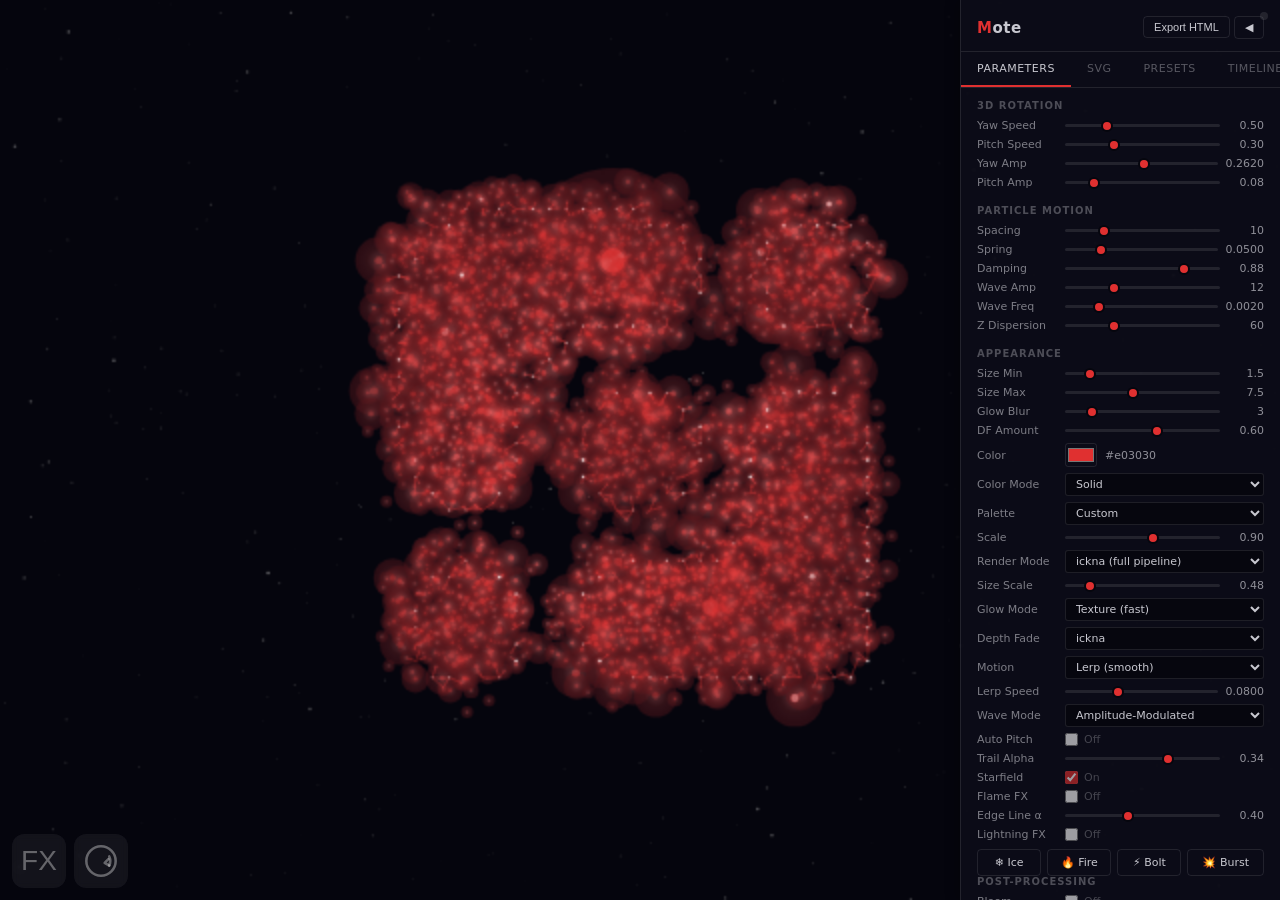
<file: mote.html>
<!DOCTYPE html>
<html lang="en">
<head>
<meta charset="UTF-8">
<meta name="viewport" content="width=device-width,initial-scale=1,maximum-scale=1,user-scalable=no">
<title>Mote</title>
<style>
/* ── Reset ──────────────────────────────────────── */
*,*::before,*::after{box-sizing:border-box;margin:0;padding:0}
:root{--bg:#06060e;--fg:#c8c8d0;--accent:#e03030;--panel:rgba(12,12,24,.92);--border:rgba(200,200,208,.12)}
html,body{width:100%;height:100%;overflow:hidden;background:var(--bg);color:var(--fg);font-family:'Inter',system-ui,-apple-system,sans-serif;font-size:13px}
canvas{display:block;width:100%;height:100%}

/* ── Loading ────────────────────────────────────── */
#loading{position:fixed;inset:0;display:flex;align-items:center;justify-content:center;z-index:100;background:var(--bg);transition:opacity .6s ease;pointer-events:none}
#loading.hidden{opacity:0}
#loading .dot{width:6px;height:6px;margin:0 4px;border-radius:50%;background:var(--accent);animation:loadPulse 1.2s ease-in-out infinite}
#loading .dot:nth-child(2){animation-delay:.2s}
#loading .dot:nth-child(3){animation-delay:.4s}
@keyframes loadPulse{0%,100%{opacity:.2;transform:scale(1)}50%{opacity:1;transform:scale(1.5)}}

/* ── Player overlay ─────────────────────────────── */
#player-overlay{position:fixed;inset:0;z-index:5;pointer-events:none;display:none}
#player-overlay .info{position:absolute;bottom:24px;left:50%;transform:translateX(-50%);font-size:11px;opacity:.15;letter-spacing:1px;text-transform:uppercase;white-space:nowrap}
.mode-play #player-overlay{display:block}

/* ── Editor Panel ───────────────────────────────── */
#editor-panel{position:fixed;top:0;right:0;bottom:0;width:320px;z-index:50;background:var(--panel);border-left:1px solid var(--border);display:flex;flex-direction:column;overflow:hidden;transition:transform .3s ease;box-shadow:-2px 0 12px rgba(0,0,0,.3)}
.mode-play #editor-panel{display:none}
#editor-panel.collapsed{transform:translateX(100%)}
#editor-panel.collapsed .panel-toggle{display:none}

.panel-header{padding:16px 16px 12px;border-bottom:1px solid var(--border);display:flex;align-items:center;justify-content:space-between;flex-shrink:0}
.panel-header h1{font-size:15px;font-weight:600;letter-spacing:.5px}
.panel-header h1 span{color:var(--accent)}
.panel-header .btn{background:none;border:1px solid var(--border);color:var(--fg);padding:4px 10px;border-radius:4px;cursor:pointer;font-size:11px;transition:all .2s}
.panel-header .btn:hover{border-color:var(--accent);color:#fff}

.panel-tabs{display:flex;border-bottom:1px solid var(--border);flex-shrink:0}
.panel-tab{padding:10px 16px;cursor:pointer;font-size:11px;text-transform:uppercase;letter-spacing:.5px;opacity:.4;border-bottom:2px solid transparent;transition:all .2s;user-select:none}
.panel-tab:hover{opacity:.7}
.panel-tab.active{opacity:1;border-bottom-color:var(--accent)}

.panel-body{flex:1;overflow-y:auto;padding:12px 16px}
.panel-body::-webkit-scrollbar{width:4px}
.panel-body::-webkit-scrollbar-track{background:transparent}
.panel-body::-webkit-scrollbar-thumb{background:var(--border);border-radius:2px}

.panel-section{margin-bottom:16px}
.panel-section h3{font-size:10px;text-transform:uppercase;letter-spacing:1px;opacity:.35;margin-bottom:8px}

.param-row{display:flex;align-items:center;gap:8px;margin-bottom:6px}
.param-row label{flex:0 0 80px;font-size:11px;opacity:.6}
.param-row input[type="range"]{flex:1;height:3px;-webkit-appearance:none;appearance:none;background:var(--border);border-radius:2px;outline:none;cursor:pointer}
.param-row input[type="range"]::-webkit-slider-thumb{-webkit-appearance:none;width:12px;height:12px;border-radius:50%;background:var(--accent);border:2px solid var(--bg);cursor:pointer}
.param-row .param-val{flex:0 0 36px;text-align:right;font-size:11px;font-variant-numeric:tabular-nums;opacity:.7}
.param-row input[type="color"]{width:32px;height:24px;border:1px solid var(--border);border-radius:3px;padding:0;cursor:pointer;background:none}

.btn-row{display:flex;gap:6px;margin-top:8px;flex-wrap:wrap}
.btn-sm{background:transparent;border:1px solid var(--border);color:var(--fg);padding:6px 14px;border-radius:4px;cursor:pointer;font-size:11px;transition:all .2s;font-family:inherit}
.btn-sm:hover{border-color:var(--accent);color:#fff}
.btn-sm.primary{background:var(--accent);border-color:var(--accent);color:#fff}
.btn-sm.primary:hover{opacity:.85}

/* ── File drop zone ─────────────────────────────── */
.drop-zone{border:2px dashed var(--border);border-radius:6px;padding:24px 16px;text-align:center;cursor:pointer;transition:all .2s;margin-bottom:12px}
.drop-zone:hover,.drop-zone.dragover{border-color:var(--accent);background:rgba(224,48,48,.05)}
.drop-zone svg{width:24px;height:24px;opacity:.3;margin-bottom:6px}
.drop-zone p{font-size:11px;opacity:.4}
.drop-zone .filename{font-size:12px;opacity:.7;margin-top:4px;display:none}

/* ── Preset list ────────────────────────────────── */
.preset-list{display:flex;flex-direction:column;gap:4px}
.preset-item{display:flex;align-items:center;justify-content:space-between;padding:8px 10px;border:1px solid var(--border);border-radius:4px;cursor:pointer;transition:all .2s}
.preset-item:hover{border-color:rgba(200,200,208,.3)}
.preset-item.active{border-color:var(--accent);background:rgba(224,48,48,.08)}
.preset-item .name{font-size:11px;font-weight:500}
.preset-item .actions{display:flex;gap:4px}
.preset-item .actions button{background:none;border:none;color:var(--fg);opacity:.3;cursor:pointer;font-size:13px;padding:2px 4px;transition:opacity .2s}
.preset-item .actions button:hover{opacity:1}

/* ── Panel toggle ───────────────────────────────── */
.panel-toggle{position:absolute;top:50%;left:-32px;transform:translateY(-50%);width:32px;height:40px;background:var(--panel);border:1px solid var(--border);border-right:0;border-radius:4px 0 0 4px;cursor:pointer;color:var(--fg);font-size:14px;display:flex;align-items:center;justify-content:center;opacity:.5;transition:opacity .2s}
#editor-panel.collapsed .panel-toggle{left:auto;right:-32px;border-radius:0 4px 4px 0;border:1px solid var(--border);border-left:0}
.panel-toggle:hover{opacity:1}

/* ── Panel restore button (visible when collapsed) ── */
.panel-restore{position:fixed;top:12px;right:0;width:32px;height:40px;background:var(--panel);border:1px solid var(--border);border-right:0;border-radius:6px 0 0 6px;cursor:pointer;color:var(--fg);font-size:14px;display:none;align-items:center;justify-content:center;opacity:.4;transition:opacity .2s;z-index:51}
.panel-restore:hover{opacity:.85;background:rgba(224,48,48,.1);border-color:var(--accent)}
#editor-panel.collapsed ~ .panel-restore{display:flex}

/* ── Color row override ─────────────────────────── */
.color-row .param-val{flex:0 0 auto;font-size:10px;font-family:monospace;opacity:.5}

/* ── Responsive ─────────────────────────────────── */
@media(max-width:720px){#editor-panel{width:260px}}

/* ── Playback hamburger menu ──────────────────────────── */
#pmenu{position:fixed;bottom:12px;left:12px;z-index:60;font-family:'Inter',system-ui,sans-serif}
#pmenu-row{display:flex;flex-direction:row;gap:8px}
.mode-play #pmenu{display:block}
#pmenu-btn{width:54px;height:54px;border:none;background:rgba(255,255,255,.06);color:rgba(255,255,255,.35);border-radius:12px;font-size:28px;cursor:pointer;display:flex;align-items:center;justify-content:center;transition:all .3s;backdrop-filter:blur(4px)}
#pmenu-btn:hover,#pmenu-btn:active{background:rgba(255,255,255,.12);color:rgba(255,255,255,.7)}
#drag-btn{width:54px;height:54px;border:none;background:rgba(255,255,255,.06);color:rgba(255,255,255,.35);border-radius:12px;cursor:pointer;display:flex;align-items:center;justify-content:center;transition:all .3s;backdrop-filter:blur(4px)}
#drag-btn:hover,#drag-btn:active{background:rgba(255,255,255,.12);color:rgba(255,255,255,.7)}
#drag-btn.active{color:var(--accent);background:rgba(224,48,48,.15);border-color:var(--accent)}
#pmenu-items{display:none;flex-direction:column;gap:6px;margin-top:6px;padding:12px;background:rgba(6,6,14,.85);border:1px solid rgba(255,255,255,.08);border-radius:14px;backdrop-filter:blur(8px);min-width:260px}
#pmenu-items.open{display:flex}
.pmenu-row{display:flex;align-items:center;gap:10px;padding:6px 8px;border-radius:8px;cursor:pointer;transition:all .2s}
.pmenu-row:hover{background:rgba(255,255,255,.04)}
.pmenu-label{color:rgba(255,255,255,.7);font-size:18px;font-weight:500;flex:1;cursor:pointer;user-select:none;padding:6px 0}
.pmenu-label:active{color:#fff}
.pmenu-toggle{position:relative;width:42px;height:24px;flex-shrink:0;cursor:pointer}
.pmenu-toggle input{opacity:0;width:0;height:0}
.pmenu-toggle span{position:absolute;inset:0;background:rgba(255,255,255,.12);border-radius:12px;transition:all .3s}
.pmenu-toggle span::before{content:'';position:absolute;width:18px;height:18px;left:3px;top:3px;background:rgba(255,255,255,.35);border-radius:50%;transition:all .3s}
.pmenu-toggle input:checked+span{background:rgba(224,48,48,.5)}
.pmenu-toggle input:checked+span::before{left:21px;background:#fff}
.rate-slider{width:80px;height:5px;flex-shrink:0;-webkit-appearance:none;appearance:none;background:rgba(255,255,255,.15);border-radius:3px;outline:none;cursor:pointer}
.rate-slider::-webkit-slider-thumb{-webkit-appearance:none;width:14px;height:14px;border-radius:50%;background:rgba(255,255,255,.5);cursor:pointer}

/* ── Editor effect trigger buttons ────────────────────── */
.fx-row{display:flex;gap:6px;margin-top:8px}
.fx-btn{background:transparent;border:1px solid var(--border);color:var(--fg);padding:6px 12px;border-radius:4px;cursor:pointer;font-size:11px;transition:all .2s;font-family:inherit;flex:1;text-align:center}
.fx-btn:hover{border-color:var(--accent);color:#fff}
.fx-btn:active{background:rgba(224,48,48,.15)}

/* ── Disabled sliders for ickna profile ──────────────── */
.param-row.disabled{opacity:.3;pointer-events:none}
/* ── Animation tab ─────────────────────────────── */
.anim-kf-list{max-height:200px;overflow-y:auto;margin-bottom:4px}
/* ── WS indicator ──────────────────────────────── */
#ws-indicator{position:fixed;top:12px;right:12px;width:8px;height:8px;border-radius:50%;background:rgba(255,255,255,.1);z-index:70;transition:background .3s}
#ws-indicator.connected{background:#00ff88;box-shadow:0 0 6px rgba(0,255,136,.5)}
#ws-indicator.error{background:#ff4444}
/* ── Audio meter ───────────────────────────────── */
.audio-meter{display:flex;gap:2px;height:8px;margin-top:4px;opacity:.4}
.audio-meter-bar{flex:1;background:var(--border);border-radius:2px;transition:height .05s,background .05s;height:4px;align-self:flex-end}
#audio-meter-bass{background:var(--accent)}
#audio-meter-mid{background:rgba(200,200,208,.6)}
#audio-meter-treble{background:rgba(200,200,208,.4)}</style>
</head>

<body>

<!-- ── Canvas ─────────────────────────────────── -->
<canvas id="c"></canvas>

<!-- ── Loading ─────────────────────────────────── -->
<div id="loading"><div class="dot"></div><div class="dot"></div><div class="dot"></div></div>

<!-- ── Player overlay ──────────────────────────── -->
<div id="player-overlay">
  <div class="info">Mote <span style="color:var(--accent)">◆</span> <span id="player-preset-name"></span></div>
</div>
<div id="ws-indicator"></div>

<!-- ── Playback hamburger menu ───────────────── -->
<div id="pmenu">
  <div id="pmenu-row">
    <button id="pmenu-btn">FX</button>
    <button id="drag-btn" title="Toggle drag rotation">
      <svg viewBox="0 0 24 24" width="44" height="44" fill="none" stroke="currentColor" stroke-width="1.4" stroke-linecap="round" stroke-linejoin="round">
        <circle cx="12" cy="12" r="8"/>
        <path d="M16.5 9.5a6 6 0 0 1 0 5"/>
        <polyline points="16.5 14.5 14 13 16 11"/>
      </svg>
    </button>
  </div>
  <div id="pmenu-items">
    <div class="pmenu-row" data-action="ice">
      <span class="pmenu-label">❄️ Ice</span>
      <label class="pmenu-toggle"><input type="checkbox"><span></span></label>
      <input type="range" class="rate-slider" min="1" max="30" value="15">
    </div>
    <div class="pmenu-row" data-action="fire">
      <span class="pmenu-label">🔥 Fire</span>
      <label class="pmenu-toggle"><input type="checkbox"><span></span></label>
      <input type="range" class="rate-slider" min="1" max="30" value="15">
    </div>
    <div class="pmenu-row" data-action="lightning">
      <span class="pmenu-label">⚡ Lightning</span>
      <label class="pmenu-toggle"><input type="checkbox"><span></span></label>
      <input type="range" class="rate-slider" min="1" max="30" value="15">
    </div>
  </div>
</div>

<!-- ── Editor Panel ────────────────────────────── -->
<div id="editor-panel">
  <div class="panel-header">
    <h1><span>M</span>ote</h1>
    <div>
      <button class="btn" id="btn-export-html" title="Export as playback HTML">Export HTML</button>
      <button class="btn" id="btn-toggle-collapse" title="Collapse panel">◀</button>
    </div>
  </div>

  <div class="panel-tabs">
    <div class="panel-tab active" data-tab="params">Parameters</div>
    <div class="panel-tab" data-tab="svg">SVG</div>
    <div class="panel-tab" data-tab="presets">Presets</div>
    <div class="panel-tab" data-tab="timeline">Timeline</div>
    <div class="panel-tab" data-tab="anim">Animation</div>
  </div>

  <div class="panel-body" id="panel-body">
    <!-- ── PARAMETERS TAB ── -->
    <div class="panel-tab-content" data-tab="params">
      <div class="panel-section">
        <h3>3D Rotation</h3>
        <div class="param-row"><label>Yaw Speed</label><input type="range" id="p-yawSpeed" min="0" max="2" step="0.01"><span class="param-val" id="v-yawSpeed"></span></div>
        <div class="param-row"><label>Pitch Speed</label><input type="range" id="p-pitchSpeed" min="0" max="1" step="0.01"><span class="param-val" id="v-pitchSpeed"></span></div>
        <div class="param-row"><label>Yaw Amp</label><input type="range" id="p-yawAmp" min="0" max="1" step="0.01"><span class="param-val" id="v-yawAmp"></span></div>
        <div class="param-row"><label>Pitch Amp</label><input type="range" id="p-pitchAmp" min="0" max="0.5" step="0.01"><span class="param-val" id="v-pitchAmp"></span></div>
      </div>

      <div class="panel-section">
        <h3>Particle Motion</h3>
        <div class="param-row"><label>Spacing</label><input type="range" id="p-spacing" min="4" max="60" step="1"><span class="param-val" id="v-spacing"></span></div>
        <div class="param-row"><label>Spring</label><input type="range" id="p-spring" min="0.01" max="0.2" step="0.005"><span class="param-val" id="v-spring"></span></div>
        <div class="param-row"><label>Damping</label><input type="range" id="p-damping" min="0.5" max="0.98" step="0.01"><span class="param-val" id="v-damping"></span></div>
        <div class="param-row"><label>Wave Amp</label><input type="range" id="p-waveAmp" min="0" max="40" step="1"><span class="param-val" id="v-waveAmp"></span></div>
        <div class="param-row"><label>Wave Freq</label><input type="range" id="p-waveFreq" min="0" max="0.01" step="0.0001"><span class="param-val" id="v-waveFreq"></span></div>
        <div class="param-row"><label>Z Dispersion</label><input type="range" id="p-zDispersion" min="0" max="200" step="1"><span class="param-val" id="v-zDispersion"></span></div>
      </div>

      <div class="panel-section">
        <h3>Appearance</h3>
        <div class="param-row"><label>Size Min</label><input type="range" id="p-sizeMin" min="0.5" max="8" step="0.5"><span class="param-val" id="v-sizeMin"></span></div>
        <div class="param-row"><label>Size Max</label><input type="range" id="p-sizeMax" min="1" max="16" step="0.5"><span class="param-val" id="v-sizeMax"></span></div>
        <div class="param-row"><label>Glow Blur</label><input type="range" id="p-glowBlur" min="0" max="20" step="1"><span class="param-val" id="v-glowBlur"></span></div>
        <div class="param-row"><label>DF Amount</label><input type="range" id="p-depthFade" min="0" max="1" step="0.05"><span class="param-val" id="v-depthFade"></span></div>
        <div class="param-row"><label>Color</label><input type="color" id="p-color"><span class="param-val" id="v-color"></span></div>
                <div class="param-row color-secondary-row" style="display:none"><label>Color 2</label><input type="color" id="p-colorSecondary"><span class="param-val" id="v-colorSecondary"></span></div>
                <div class="param-row color-tertiary-row" style="display:none"><label>Color 3</label><input type="color" id="p-colorTertiary"><span class="param-val" id="v-colorTertiary"></span></div>
                <div class="param-row"><label>Color Mode</label>
                  <select id="p-colorMode" style="flex:1;background:var(--bg);color:var(--fg);border:1px solid var(--border);border-radius:3px;padding:3px 6px;font-size:11px;font-family:inherit">
                    <option value="solid">Solid</option>
                    <option value="gradient-z">Z Gradient</option>
                    <option value="gradient-position">Radial</option>
                    <option value="gradient-angular">Angular</option>
                    <option value="gradient-wave">Wave</option>
                    <option value="gradient-edge">Edge Distance</option>
                    <option value="gradient-y">Y Position</option>
                    <option value="gradient-x">X Position</option>
                    <option value="gradient-random">Random</option>
                  </select>
                </div>
                <div class="param-row"><label>Palette</label>
                  <select id="p-palette" style="flex:1;background:var(--bg);color:var(--fg);border:1px solid var(--border);border-radius:3px;padding:3px 6px;font-size:11px;font-family:inherit">
                    <option value="custom">Custom</option>
                    <option value="fire">Fire</option>
                    <option value="ocean">Ocean</option>
                    <option value="aurora">Aurora</option>
                    <option value="sunset">Sunset</option>
                    <option value="neon">Neon</option>
                    <option value="monochrome">Monochrome</option>
                  </select>
                </div>
                <div class="param-row color-curve-row" style="display:none"><label>Curve</label>
                  <select id="p-colorCurve" style="flex:1;background:var(--bg);color:var(--fg);border:1px solid var(--border);border-radius:3px;padding:3px 6px;font-size:11px;font-family:inherit">
                    <option value="linear">Linear</option>
                    <option value="ease-in">Ease In</option>
                    <option value="ease-out">Ease Out</option>
                    <option value="s-curve">S-Curve</option>
                    <option value="posterize">Posterize</option>
                    <option value="midpoint">Midpoint</option>
                  </select>
                </div>
                <div class="param-row color-curve-row" style="display:none"><label>Curve Mid</label><input type="range" id="p-colorCurveMid" min="0.05" max="0.95" step="0.05"><span class="param-val" id="v-colorCurveMid"></span></div>
                <div class="param-row color-anim-row" style="display:none"><label>Anim Color</label>
                  <label style="flex:1;display:flex;align-items:center;gap:6px;cursor:pointer">
                    <input type="checkbox" id="p-colorAnimEnabled" style="accent-color:var(--accent)">
                    <span style="font-size:11px;opacity:.5" id="v-colorAnimEnabled">Off</span>
                  </label>
                </div>
                <div class="param-row color-anim-row" style="display:none"><label>Anim Speed</label><input type="range" id="p-colorAnimSpeed" min="0.1" max="3" step="0.1"><span class="param-val" id="v-colorAnimSpeed"></span></div>
                <div class="param-row color-params-angular" style="display:none"><label>A Offset</label><input type="range" id="p-cp-angularOffset" min="-1" max="1" step="0.01"><span class="param-val" id="v-cp-angularOffset"></span></div>
                <div class="param-row color-params-wave" style="display:none"><label>W Freq</label><input type="range" id="p-cp-waveFreq" min="0.1" max="5" step="0.1"><span class="param-val" id="v-cp-waveFreq"></span></div>
                <div class="param-row color-params-radial" style="display:none"><label>R Stretch</label><input type="range" id="p-cp-radialStretch" min="0.2" max="3" step="0.1"><span class="param-val" id="v-cp-radialStretch"></span></div>
                <div class="param-row color-params-edge" style="display:none"><label>E Scale</label><input type="range" id="p-cp-edgeScale" min="10" max="200" step="5"><span class="param-val" id="v-cp-edgeScale"></span></div>
                <div class="param-row"><label>Scale</label><input type="range" id="p-scale" min="0.1" max="1.5" step="0.05"><span class="param-val" id="v-scale"></span></div>
                <div class="param-row"><label>Render Mode</label>
                  <select id="p-renderMode" style="flex:1;background:var(--bg);color:var(--fg);border:1px solid var(--border);border-radius:3px;padding:3px 6px;font-size:11px;font-family:inherit">
                    <option value="ickna">ickna (full pipeline)</option>
                    <option value="dots">Dots</option>
                    <option value="lines">Connected Lines</option>
                    <option value="triangles">Triangles</option>
                    <option value="glow">Glow Field</option>
                  </select>
                </div>
                <div class="param-row"><label>Size Scale</label><input type="range" id="p-sizeScale" min="0.1" max="3" step="0.02"><span class="param-val" id="v-sizeScale"></span></div>
                <div class="param-row"><label>Glow Mode</label>
                  <select id="p-glowMode" style="flex:1;background:var(--bg);color:var(--fg);border:1px solid var(--border);border-radius:3px;padding:3px 6px;font-size:11px;font-family:inherit">
                    <option value="texture">Texture (fast)</option>
                    <option value="shadow">Shadow</option>
                    <option value="off">Off</option>
                  </select>
                </div>
                <div class="param-row"><label>Depth Fade</label>
                  <select id="p-depthFadeMode" style="flex:1;background:var(--bg);color:var(--fg);border:1px solid var(--border);border-radius:3px;padding:3px 6px;font-size:11px;font-family:inherit">
                    <option value="ickna">ickna</option>
                    <option value="linear">Linear</option>
                  </select>
                </div>
                <div class="param-row"><label>Motion</label>
                  <select id="p-motionMode" style="flex:1;background:var(--bg);color:var(--fg);border:1px solid var(--border);border-radius:3px;padding:3px 6px;font-size:11px;font-family:inherit">
                    <option value="lerp">Lerp (smooth)</option>
                    <option value="spring">Spring (bouncy)</option>
                  </select>
                </div>
                <div class="param-row"><label>Lerp Speed</label><input type="range" id="p-lerpSpeed" min="0.02" max="0.2" step="0.005"><span class="param-val" id="v-lerpSpeed"></span></div>
                <div class="param-row"><label>Wave Mode</label>
                  <select id="p-waveMode" style="flex:1;background:var(--bg);color:var(--fg);border:1px solid var(--border);border-radius:3px;padding:3px 6px;font-size:11px;font-family:inherit">
                    <option value="am">Amplitude-Modulated</option>
                    <option value="fixed">Fixed</option>
                  </select>
                </div>
                <div class="param-row"><label>Auto Pitch</label>
                  <label style="flex:1;display:flex;align-items:center;gap:6px;cursor:pointer">
                    <input type="checkbox" id="p-autoPitch" style="accent-color:var(--accent)">
                    <span style="font-size:11px;opacity:.5" id="v-autoPitch">Off</span>
                  </label>
                </div>
                <div class="param-row line-threshold-row" style="display:none"><label>Line Threshold</label><input type="range" id="p-lineThreshold" min="20" max="200" step="2"><span class="param-val" id="v-lineThreshold"></span></div>
                <div class="param-row"><label>Trail Alpha</label><input type="range" id="p-trailAlpha" min="0" max="0.5" step="0.01"><span class="param-val" id="v-trailAlpha"></span></div>
                <div class="param-row"><label>Starfield</label>
                  <label style="flex:1;display:flex;align-items:center;gap:6px;cursor:pointer">
                    <input type="checkbox" id="p-starfieldEnabled" style="accent-color:var(--accent)">
                    <span style="font-size:11px;opacity:.5" id="v-starfieldEnabled">On</span>
                  </label>
                </div>
                <div class="param-row"><label>Flame FX</label>
                  <label style="flex:1;display:flex;align-items:center;gap:6px;cursor:pointer">
                    <input type="checkbox" id="p-flameEnabled" style="accent-color:var(--accent)">
                    <span style="font-size:11px;opacity:.5" id="v-flameEnabled">Off</span>
                  </label>
                </div>
                <div class="param-row"><label>Edge Line α</label><input type="range" id="p-edgeLineAlpha" min="0" max="1" step="0.02"><span class="param-val" id="v-edgeLineAlpha"></span></div>
                <div class="param-row"><label>Lightning FX</label>
                  <label style="flex:1;display:flex;align-items:center;gap:6px;cursor:pointer">
                    <input type="checkbox" id="p-lightningEnabled" style="accent-color:var(--accent)">
                    <span style="font-size:11px;opacity:.5" id="v-lightningEnabled">Off</span>
                  </label>
                </div>
                <div class="fx-row">
                  <button class="fx-btn" id="btn-fx-ice">❄️ Ice</button>
                  <button class="fx-btn" id="btn-fx-fire">🔥 Fire</button>
                  <button class="fx-btn" id="btn-fx-lightning">⚡ Bolt</button>
                <button class="btn-sm" id="btn-fx-burst">💥 Burst</button>
                </div>
                <div class="panel-section">
                  <h3>Post-Processing</h3>
                  <div class="param-row"><label>Bloom</label>
                    <label style="flex:1;display:flex;align-items:center;gap:6px;cursor:pointer">
                      <input type="checkbox" id="p-bloom" style="accent-color:var(--accent)">
                      <span style="font-size:11px;opacity:.5" id="v-bloom">Off</span>
                    </label>
                  </div>
                  <div class="param-row"><label>Bloom Intensity</label><input type="range" id="p-bloomIntensity" min="0" max="1" step="0.05"><span class="param-val" id="v-bloomIntensity"></span></div>
                  <div class="param-row"><label>Vignette</label>
                    <label style="flex:1;display:flex;align-items:center;gap:6px;cursor:pointer">
                      <input type="checkbox" id="p-vignette" style="accent-color:var(--accent)">
                      <span style="font-size:11px;opacity:.5" id="v-vignette">Off</span>
                    </label>
                  </div>
                  <div class="param-row"><label>Color Grade</label>
                    <select id="p-colorGrade" style="flex:1;background:var(--bg);color:var(--fg);border:1px solid var(--border);border-radius:3px;padding:3px 6px;font-size:11px;font-family:inherit">
                      <option value="none">None</option>
                      <option value="warm">Warm</option>
                      <option value="cool">Cool</option>
                      <option value="dramatic">Dramatic</option>
                    </select>
                  </div>
                </div>
                <div class="panel-section">
                  <h3>Audio Reactivity</h3>
                  <div class="param-row"><label>Audio</label>
                    <label style="flex:1;display:flex;align-items:center;gap:6px;cursor:pointer">
                      <input type="checkbox" id="p-audioEnabled" style="accent-color:var(--accent)">
                      <span style="font-size:11px;opacity:.5" id="v-audioEnabled">Off</span>
                    </label>
                  </div>
                  <div class="param-row"><label>Source</label>
                    <select id="p-audioSource" style="flex:1;background:var(--bg);color:var(--fg);border:1px solid var(--border);border-radius:3px;padding:3px 6px;font-size:11px;font-family:inherit">
                      <option value="mic">Microphone</option>
                      <option value="element">Audio Element</option>
                    </select>
                  </div>
                  <div class="param-row"><label>Impact</label><input type="range" id="p-audioImpact" min="0" max="1" step="0.05"><span class="param-val" id="v-audioImpact"></span></div>
                  <div class="audio-meter" id="audio-meter">
                    <div class="audio-meter-bar" id="audio-meter-bass"></div>
                    <div class="audio-meter-bar" id="audio-meter-mid"></div>
                    <div class="audio-meter-bar" id="audio-meter-treble"></div>
                  </div>
                </div>
<div class="param-row"><label>Hue Cycle</label>
                  <label style="flex:1;display:flex;align-items:center;gap:6px;cursor:pointer">
                    <input type="checkbox" id="p-hueCycle" style="accent-color:var(--accent)">
                    <span style="font-size:11px;opacity:.5" id="v-hueCycle">Off</span>
                  </label>
                </div>
                <div class="param-row"><label>Hue Speed</label><input type="range" id="p-hueCycleSpeed" min="0.05" max="3" step="0.05"><span class="param-val" id="v-hueCycleSpeed"></span></div>
                <div class="param-row"><label>Strobe</label>
                  <label style="flex:1;display:flex;align-items:center;gap:6px;cursor:pointer">
                    <input type="checkbox" id="p-strobeEnabled" style="accent-color:var(--accent)">
                    <span style="font-size:11px;opacity:.5" id="v-strobeEnabled">Off</span>
                  </label>
                </div>
                <div class="param-row"><label>Kaleidoscope</label>
                  <label style="flex:1;display:flex;align-items:center;gap:6px;cursor:pointer">
                    <input type="checkbox" id="p-kaleidoscopeEnabled" style="accent-color:var(--accent)">
                    <span style="font-size:11px;opacity:.5" id="v-kaleidoscopeEnabled">Off</span>
                  </label>
                </div>
<div class="param-row"><label>God Rays</label>
                  <label style="flex:1;display:flex;align-items:center;gap:6px;cursor:pointer">
                    <input type="checkbox" id="p-godRaysEnabled" style="accent-color:var(--accent)">
                    <span style="font-size:11px;opacity:.5" id="v-godRaysEnabled">Off</span>
                  </label>
                </div>
                <div class="param-row"><label>Ray Intensity</label><input type="range" id="p-godRaysIntensity" min="0.1" max="1" step="0.05"><span class="param-val" id="v-godRaysIntensity"></span></div>
                <div class="param-row"><label>Waveform</label>
                  <label style="flex:1;display:flex;align-items:center;gap:6px;cursor:pointer">
                    <input type="checkbox" id="p-waveformEnabled" style="accent-color:var(--accent)">
                    <span style="font-size:11px;opacity:.5" id="v-waveformEnabled">Off</span>
                  </label>
                </div>
                <div class="param-row"><label>Waveform Mode</label>
                  <select id="p-waveformMode" style="flex:1;background:var(--bg);color:var(--fg);border:1px solid var(--border);border-radius:3px;padding:3px 6px;font-size:11px;font-family:inherit">
                    <option value="bars">Bars</option>
                    <option value="circular">Circular</option>
                  </select>
                </div>
<div class="param-row"><label>Swirl</label>
                  <label style="flex:1;display:flex;align-items:center;gap:6px;cursor:pointer">
                    <input type="checkbox" id="p-swirlEnabled" style="accent-color:var(--accent)">
                    <span style="font-size:11px;opacity:.5" id="v-swirlEnabled">Off</span>
                  </label>
                </div>
                <div class="param-row"><label>Swirl Intensity</label><input type="range" id="p-swirlIntensity" min="0" max="1" step="0.02"><span class="param-val" id="v-swirlIntensity"></span></div>
              </div>

              <div class="btn-row">
                <button class="btn-sm primary" id="btn-reset-particles">Reset Particles</button>
                <button class="btn-sm" id="btn-reset-defaults">Reset Defaults</button>
              </div>
            </div>

    <!-- ── SVG TAB ── -->
    <div class="panel-tab-content" data-tab="svg" style="display:none">
      <div class="panel-section">
        <h3>Import SVG / Image</h3>
        <div class="drop-zone" id="drop-zone">
          <svg viewBox="0 0 24 24" fill="none" stroke="currentColor" stroke-width="1.5"><path d="M12 4v16M4 12h16"/></svg>
          <p>Drop SVG, PNG, or JPG file</p>
          <div class="filename" id="svg-filename"></div>
        </div>
        <input type="file" id="svg-file-input" accept=".svg,.png,.jpg,.jpeg" style="display:none">
      </div>
      <div class="panel-section">
        <h3>Current Shape</h3>
        <div id="svg-info">No SVG loaded</div>
      </div>
      <div class="btn-row">
        <button class="btn-sm" id="btn-load-ickna">Reset to ickna logo</button>
      </div>
    </div>

    <!-- ── PRESETS TAB ── -->
    <div class="panel-tab-content" data-tab="presets" style="display:none">
      <div class="panel-section">
        <h3>Saved Presets</h3>
        <div class="preset-list" id="preset-list"></div>
      </div>
      <div class="btn-row">
        <button class="btn-sm primary" id="btn-save-preset">Save Current as Preset</button>
        <button class="btn-sm" id="btn-export-preset">Export Preset JSON</button>
        <button class="btn-sm" id="btn-import-preset">Import Preset JSON</button>
      </div>
      <input type="file" id="preset-file-input" accept=".json" style="display:none">
    </div>

    <!-- ── TIMELINE TAB ── -->
    <div class="panel-tab-content" data-tab="timeline" style="display:none">
      <div class="panel-section">
        <h3>Playlist</h3>
        <div class="btn-row">
          <button class="btn-sm primary" id="btn-playlist-play">▶ Play</button>
          <button class="btn-sm" id="btn-playlist-pause">⏸ Pause</button>
          <button class="btn-sm" id="btn-playlist-stop">⏹ Stop</button>
          <button class="btn-sm" id="btn-playlist-add">+ Add Current</button>
          <button class="btn-sm" id="btn-playlist-clear">Clear</button>
        </div>
        <div class="preset-list" id="playlist-list" style="margin-top:8px">
          <div style="opacity:.3;font-size:11px;padding:8px 0">No items in playlist</div>
        </div>
        </div>
      </div>

      <!-- ── ANIMATION TAB ── -->
      <div class="panel-tab-content" data-tab="anim" style="display:none">
      <div class="panel-section">
        <h3>Animate Parameter</h3>
          <select id="anim-param-select" style="width:100%;background:var(--bg);color:var(--fg);border:1px solid var(--border);border-radius:3px;padding:6px 8px;font-size:11px;font-family:inherit">
            <option value="">— Select a parameter —</option>
          </select>
        </div>
        <div class="panel-section" id="anim-editor" style="display:none">
          <h3 id="anim-editor-title">Keyframes</h3>
          <div class="anim-kf-list" id="anim-keyframes">
            <div style="opacity:.3;font-size:11px;padding:4px 0">No keyframes</div>
          </div>
          <div class="btn-row" style="margin-top:8px">
            <button class="btn-sm primary" id="btn-anim-add">+ Add at current time</button>
            <button class="btn-sm" id="btn-anim-clear">Clear All</button>
          </div>
          <div class="param-row" style="margin-top:8px">
            <label>Easing</label>
            <select id="anim-easing" style="flex:1;background:var(--bg);color:var(--fg);border:1px solid var(--border);border-radius:3px;padding:3px 6px;font-size:11px;font-family:inherit">
              <option value="linear">Linear</option>
              <option value="ease-in">Ease In</option>
              <option value="ease-out">Ease Out</option>
              <option value="ease-in-out">Ease In-Out</option>
            </select>
          </div>
          <div class="param-row">
            <label style="flex:0 0 auto;display:flex;align-items:center;gap:6px;cursor:pointer;font-size:11px">
              <input type="checkbox" id="anim-loop" style="accent-color:var(--accent)"> Loop
            </label>
          </div>
      </div>
      </div>

    </div>

      <button class="panel-toggle" id="panel-toggle" title="Collapse">◀</button>
</div>

<!-- ── Restore button (visible when panel collapsed) ── -->
<button class="panel-restore" id="panel-restore" title="Show panel">☰</button>
<script>
/** Mote — SVG-to-particle engine. Built 2026-07-18 */
(function() {
// ═══════════════════════════════════════════════════════════════
// Mote — SVG-to-particle engine
// ═══════════════════════════════════════════════════════════════

// ── Embedded ickna logo SVG ───────────────────────────────────
const ICKNA_SVG = `<svg xmlns="http://www.w3.org/2000/svg" viewBox="0 0 4000 3000">
  <g transform="matrix(20.207,0,0,20.207,292.003,-186.173)">
    <path d="M136.86,63.78 C126,63.78 117.2,72.59 117.19,83.45 L117.19,96.45 C117.19,107.31 108.39,116.11 97.53,116.11 L84.53,116.11 C73.67,116.1 64.86,124.9 64.85,135.76 C64.84,146.62 73.64,155.43 84.5,155.44 L136.85,155.44 C147.71,155.44 156.51,146.63 156.52,135.77 L156.52,83.44 C156.52,72.58 147.72,63.78 136.86,63.78 Z"/>
    <path d="M84.53,11.44 L32.19,11.44 C21.33,11.44 12.53,20.25 12.52,31.11 L12.52,83.44 C12.52,94.3 21.32,103.11 32.19,103.11 C43.06,103.11 51.86,94.31 51.86,83.44 L51.86,70.44 C51.86,59.58 60.66,50.78 71.52,50.78 L84.52,50.78 C95.38,50.78 104.19,41.98 104.19,31.11 C104.19,20.24 95.39,11.44 84.53,11.44 Z"/>
    <circle cx="84.53" cy="83.44" r="19.67"/>
    <circle cx="32.19" cy="135.78" r="19.67"/>
    <circle cx="136.86" cy="31.11" r="19.67"/>
  </g>
</svg>`;

// ── Default Parameters ────────────────────────────────────────
const DEFAULT_PARAMS = {
  // Rotation
  yawSpeed: 0.5,
  pitchSpeed: 0.3,
  yawAmp: 0.262,
  pitchAmp: 0.08,
  autoPitch: false,
  // Particle motion
  spacing: 10,
  motionMode: 'lerp',
  lerpSpeed: 0.08,
  spring: 0.05,
  damping: 0.88,
  // Waves
  waveMode: 'am',
  waveAmp: 12,
  waveFreq: 0.002,
  zDispersion: 60,
  // Appearance
  sizeMin: 1.5,
  sizeMax: 7.5,
  sizeScale: 0.48,
  glowMode: 'texture',
  glowBlur: 3,
  depthFadeMode: 'ickna',
  depthFade: 0.6,
  color: '#e03030',
  colorSecondary: '#7b2ff7',
  colorTertiary: '#ff8800',
  colorMode: 'solid',
  colorCurve: 'linear',
  colorCurveMid: 0.5,
  colorAnimEnabled: false,
  colorAnimSpeed: 0.5,
  palette: 'custom',
  scale: 0.90,
  renderMode: 'ickna',
  // Background & trail
  starfieldEnabled: true,
  trailAlpha: 0.34,
  // Effects
  flameEnabled: false,
  lightningEnabled: false,
  edgeLineAlpha: 0.4,
  // Misc
  transitionDuration: 800,
  lineThreshold: 60,
  // Color mapping params
  colorParams: {
    angularOffset: 0,
    waveFreq: 1,
    radialStretch: 1,
    edgeScale: 50,
  },
  // Animation
  anim: {},
  colorAnimPhase: 0,
  // Post-processing
  bloom: false,
  bloomIntensity: 0.4,
  vignette: false,
  colorGrade: 'none',
  // Audio reactivity
  audioEnabled: false,
  audioSource: 'mic',
  audioImpact: 0.5,
  // Interaction
  dragEnabled: false,
  // Color Cycle
  hueCycle: false,
  hueCycleSpeed: 0.25,
  // Strobe
  strobeEnabled: false,
  strobeRate: 8,
  // Swirl
  swirlEnabled: false,
  swirlIntensity: 0.3,
  // Burst
  burstForce: 5,
  burstDecay: 0.95,
  // Kaleidoscope
  kaleidoscopeEnabled: false,
  kaleidoscopeSegments: 6,
  // God Rays
  godRaysEnabled: false,
  godRaysIntensity: 0.4,
  // Waveform Visualizer
  waveformEnabled: false,
  waveformMode: "bars"
};

// ═══════════════════════════════════════════════════════════════
// Color Helpers
// ═══════════════════════════════════════════════════════════════

const PALETTES = {
  custom: { name: 'Custom', colors: ['#e03030', '#7b2ff7', '#ff8800'] },
  fire: { name: 'Fire', colors: ['#e03030', '#ff6b35', '#f7c59f'] },
  ocean: { name: 'Ocean', colors: ['#00d4ff', '#0077b6', '#023e8a'] },
  aurora: { name: 'Aurora', colors: ['#00ff87', '#60efff', '#7b2ff7'] },
  sunset: { name: 'Sunset', colors: ['#ff6b35', '#e03030', '#7b2ff7'] },
  neon: { name: 'Neon', colors: ['#ff00ff', '#00ffff', '#ffff00'] },
  monochrome: { name: 'Monochrome', colors: ['#e03030', '#901818', '#400808'] }
};

function hexToRgb(hex) {
  return { r: parseInt(hex.slice(1, 3), 16), g: parseInt(hex.slice(3, 5), 16), b: parseInt(hex.slice(5, 7), 16) };
}

function lerpRgb(rgb1, rgb2, t) {
  const t2 = Math.max(0, Math.min(1, t));
  return `rgb(${Math.round(rgb1.r + (rgb2.r - rgb1.r) * t2)},${Math.round(rgb1.g + (rgb2.g - rgb1.g) * t2)},${Math.round(rgb1.b + (rgb2.b - rgb1.b) * t2)})`;
}

// HSL color cycling
function hueShift(hex,delta){const r=parseInt(hex.slice(1,3),16)/255,g=parseInt(hex.slice(3,5),16)/255,b=parseInt(hex.slice(5,7),16)/255;const mx=Math.max(r,g,b),mn=Math.min(r,g,b);let h=0,s,l=(mx+mn)/2;if(mx!==mn){const d=mx-mn;s=l>.5?d/(2-mx-mn):d/(mx+mn);h=mx===r?((g-b)/d+(g<b?6:0))/6:mx===g?((b-r)/d+2)/6:((r-g)/d+4)/6;}h=(h+delta)%1;if(h<0)h+=1;const h2r=(p,q,t)=>{if(t<0)t+=1;if(t>1)t-=1;return t<1/6?p+(q-p)*6*t:t<1/2?q:t<2/3?p+(q-p)*(2/3-t)*6:p;};const q=l<.5?l*(1+s):l+s-l*s,p2=2*l-q,nr=Math.round(h2r(p2,q,h+1/3)*255),ng=Math.round(h2r(p2,q,h)*255),nb=Math.round(h2r(p2,q,h-1/3)*255);return"#"+[nr,ng,nb].map(v=>Math.max(0,Math.min(255,v)).toString(16).padStart(2,"0")).join("");}

function getParticleColor(pt, p, rgb1, rgb2, rgb3) {
  if (p.colorMode === 'solid') return p.color;
  var cp = p.colorParams || {};
  var anim = p.colorAnimEnabled ? (p.colorAnimPhase || 0) : 0;
  var spd = p.colorAnimSpeed || 0.5;
  var t;
  switch (p.colorMode) {
    case 'gradient-z': t = (pt.z + 100) / 400; break;
    case 'gradient-position': t = Math.min(1, Math.sqrt(pt.px * pt.px + pt.py * pt.py) / Math.max(1, ((pt.cx || 400) * (cp.radialStretch || 1)))); break;
    case 'gradient-angular': t = (Math.atan2(pt.py, pt.px) / (Math.PI * 2) + 0.5 + (cp.angularOffset || 0) + anim * spd) % 1; break;
    case 'gradient-wave': t = 0.5 + 0.5 * Math.sin(Math.sqrt(pt.px * pt.px + pt.py * pt.py) * 0.008 * (cp.waveFreq || 1) + pt.phase + anim * spd * 2); break;
    case 'gradient-edge': t = (pt.pt && pt.pt.edgeDist !== undefined) ? Math.min(1, (pt.pt.edgeDist || 0) / (cp.edgeScale || 50)) : 0.5; break;
    case 'gradient-y': t = 0.5 - pt.py / (pt.cy ? pt.cy * 2 : 700); break;
    case 'gradient-x': t = 0.5 + pt.px / (pt.cx ? pt.cx * 2 : 1200); break;
    case 'gradient-random': t = (pt.phase / (Math.PI * 2)); break;
    default: return p.color;
  }
  // Apply curve
  var mid = p.colorCurveMid || 0.5;
  switch (p.colorCurve) {
    case 'ease-in': t = t * t; break;
    case 'ease-out': t = 1 - (1 - t) * (1 - t); break;
    case 's-curve': t = t < 0.5 ? 2 * t * t : 1 - Math.pow(-2 * t + 2, 2) / 2; break;
    case 'posterize': t = Math.round(t * 4) / 4; break;
    case 'midpoint': t = t < mid ? (t / mid) * 0.5 : 0.5 + (t - mid) / (1 - mid) * 0.5; break;
  }
  t = Math.max(0, Math.min(1, t));
  // Palette cycling: shift t through the palette as a continuous gradient
  if (p.colorAnimEnabled && p.colorMode !== 'gradient-angular') {
    var pal = PALETTES[p.palette] || PALETTES.custom;
    var cols = pal.colors;
    var n = cols.length;
    if (n >= 2) {
      var phase = (p.colorAnimPhase || 0) * (p.colorAnimSpeed || 0.5) * 0.2;
      // Continuous position through the palette: t shifted by phase
      var pos = ((t + phase) % 1) * n;
      var idx = Math.floor(pos) % n;
      var nextIdx = (idx + 1) % n;
      var frac = pos - Math.floor(pos);
      return lerpRgb(hexToRgb(cols[idx]), hexToRgb(cols[nextIdx]), frac);
    }
  }
  // Static 3-color lerp (no animation): t=0 -> color1, t=0.5 -> color3, t=1 -> color2
  if (rgb3 && rgb3.r !== undefined) {
    if (t < 0.5) return lerpRgb(rgb1, rgb3, t * 2);
    return lerpRgb(rgb3, rgb2, (t - 0.5) * 2);
  }
  if (rgb2 && rgb2.r !== undefined) {
    return lerpRgb(rgb1, rgb2, t);
  }
  return p.color;
}

// ═══════════════════════════════════════════════════════════════
// Animator — keyframe-based param animation
// ═══════════════════════════════════════════════════════════════

let animStartTime = 0;

function lerpColor(c1, c2, tVal) {
  const r1 = parseInt(c1.slice(1, 3), 16), g1 = parseInt(c1.slice(3, 5), 16), b1 = parseInt(c1.slice(5, 7), 16);
  const r2 = parseInt(c2.slice(1, 3), 16), g2 = parseInt(c2.slice(3, 5), 16), b2 = parseInt(c2.slice(5, 7), 16);
  const rt = Math.round(r1 + (r2 - r1) * tVal), gt = Math.round(g1 + (g2 - g1) * tVal), bt = Math.round(b1 + (b2 - b1) * tVal);
  return '#' + rt.toString(16).padStart(2, '0') + gt.toString(16).padStart(2, '0') + bt.toString(16).padStart(2, '0');
}

function applyEasing(t, easing) {
  switch (easing) {
    case 'ease-in': return t * t;
    case 'ease-out': return 1 - (1 - t) * (1 - t);
    case 'ease-in-out': return t < 0.5 ? 2 * t * t : 1 - Math.pow(-2 * t + 2, 2) / 2;
    default: return t;
  }
}

function animEvaluate(baseParams, animDef, elapsed) {
  if (!animDef || !Object.keys(animDef).length) return baseParams;
  const rp = { ...baseParams };
  for (const key in animDef) {
    const a = animDef[key];
    if (!a.keyframes || a.keyframes.length < 2) continue;
    const last = a.keyframes[a.keyframes.length - 1][0];
    let et = a.loop ? elapsed % last : Math.min(elapsed, last);
    let i = 0;
    while (i < a.keyframes.length - 1 && a.keyframes[i + 1][0] < et) i++;
    const t0 = a.keyframes[i][0], v0 = a.keyframes[i][1];
    const t1 = a.keyframes[i + 1][0], v1 = a.keyframes[i + 1][1];
    const raw = t1 > t0 ? Math.max(0, Math.min(1, (et - t0) / (t1 - t0))) : 0;
    const tVal = applyEasing(raw, a.easing || 'linear');
    if (typeof v0 === 'string' && v0[0] === '#') {
      rp[key] = lerpColor(v0, v1, tVal);
    } else {
      rp[key] = v0 + (v1 - v0) * tVal;
    }
  }
  return rp;
}

// ── State ─────────────────────────────────────────────────────
let params = { ...DEFAULT_PARAMS };
let sourceType = 'svg';   // 'svg' or 'image'
let particles = [];
let presetName = 'ickna';
let currentSVG = ICKNA_SVG;
const canvas = document.getElementById('c');
let ctx = canvas.getContext('2d');
let W, H, DPR;
let logoCanvas = null;
// Half-res offscreen render target for performance
let renderCanvas = null;
let rctx = null;
let animId = null;
let engineReady = false;
let waveNodes = []; // extracted from SVG circles
let yawAngle = 0, pitchAngle = 0;
let yawSpd = 0, pitchSpd = 0;
let yRotEnabled = true;
const keys = {};
let edgeParticles = []; // edge particles for shimmer effect
let layers = [];           // multi-layer: [{name, svg, params, logoCanvas, particles, edgeParticles, waveNodes}]
let transition = null; // { startTime, duration, oldParticles, oldEdgeParticles }
let stars = [];
let lightningQueue = [];   // { idx, type:'edge'|'main', parentIdx, parentType, delay, hop }
let lightningBolts = [];   // { x1, y1, x2, y2, life }
let lightningPaths = [];   // { path, branches, progress, life, strikes }
let dragState = { active: false, startX: 0, startY: 0, moved: false };
const DRAG_SENSITIVITY = 0.008;
let playlist = [];
let playlistIndex = 0;
let playlistTimer = 0;
let isPlaylistPlaying = false;
let frameCount = 0;        // frame counter for throttling

// ── URL mode ──────────────────────────────────────────────────
const urlParams = new URLSearchParams(window.location.search);
const isPlayMode = urlParams.get('mode') === 'play';
const presetParam = urlParams.get('preset') || '';
const fpsLimit = parseInt(urlParams.get('fps')) || 0;
const hideOverlay = urlParams.has('hideOverlay');
const wsPort = parseInt(urlParams.get('ws')) || 0;
let wsConnection = null;
let wsConnected = false;
let lastFrameTime = 0;
const audioParam = urlParams.get('audio') || '';
const bgColor = urlParams.get('bgcolor') || '';
const fullscreenParam = urlParams.get('fullscreen') || '';

// ── Audio Reactivity ──────────────────────────────────────────
const AudioReactivity = {
  ctx: null,
  analyser: null,
  source: null,
  stream: null,
  bass: 0, mid: 0, treble: 0, energy: 0,
  bassPeak: false, lastBassPeak: 0,
  fftSize: 256,
  initialized: false,

  async init(sourceType) {
    if (this.initialized) return true;
    try {
      this.ctx = new (window.AudioContext || window.webkitAudioContext)();
      // Resume suspended context (browser autoplay policy)
      if (this.ctx.state === 'suspended') await this.ctx.resume();
    } catch (e) { console.warn('[mote] AudioContext failed:', e.message); return false; }

    try {
      if (sourceType === 'mic') {
        this.stream = await navigator.mediaDevices.getUserMedia({ audio: true, video: false });
        this.source = this.ctx.createMediaStreamSource(this.stream);
      } else {
        // sourceType is an audio file URL or element selector
        const el = document.querySelector(sourceType) || document.getElementById(sourceType);
        if (!el) {
          const audio = new Audio();
          audio.src = sourceType;
          audio.loop = true;
          audio.crossOrigin = 'anonymous';
          document.body.appendChild(audio);
          this.source = this.ctx.createMediaElementSource(audio);
          audio.play().catch(() => {});
        } else {
          this.source = this.ctx.createMediaElementSource(el);
        }
      }
    } catch (e) {
      console.warn('[mote] audio source failed:', e.message);
      return false;
    }

    this.analyser = this.ctx.createAnalyser();
    this.analyser.fftSize = this.fftSize;
    this.source.connect(this.analyser);
    // Only connect to speakers for element sources, not mic (prevents feedback)
    if (sourceType !== 'mic') this.analyser.connect(this.ctx.destination);
    this.initialized = true;
    return true;
  },

  update() {
    if (!this.initialized || !this.analyser) return;
    const len = this.analyser.frequencyBinCount;
    const data = new Uint8Array(len);
    this.analyser.getByteFrequencyData(data);

    // Frequency bands (approximate with 256 fftSize, 44100 sample rate)
    // bin width = 44100/256 ≈ 172 Hz per bin
    // bass: bins 0-2  (0-516 Hz)
    // mid:  bins 3-11 (516-2067 Hz)
    // treble: bins 12-63 (2067-11025 Hz)
    let bass = 0, mid = 0, treble = 0, total = 0;
    for (let i = 0; i < 3 && i < len; i++) bass += data[i];
    for (let i = 3; i < 12 && i < len; i++) mid += data[i];
    for (let i = 12; i < len; i++) treble += data[i];
    bass /= 3 * 255;
    mid /= 9 * 255;
    treble /= (len - 12) * 255;
    for (let i = 0; i < len; i++) total += data[i];
    this.bass = bass;
    this.mid = mid;
    this.treble = treble;
    this.energy = total / (len * 255);

    // Beat detection: bass spike above threshold
    const now = performance.now();
    if (bass > 0.6 && now - this.lastBassPeak > 200) {
      this.bassPeak = true;
      this.lastBassPeak = now;
    } else {
      this.bassPeak = false;
    }
  },

  suspend() {
    if (this.ctx && this.ctx.state === 'running') this.ctx.suspend();
  },

  resume() {
    if (this.ctx && this.ctx.state === 'suspended') this.ctx.resume();
  },

  stop() {
    if (this.stream) this.stream.getTracks().forEach(t => t.stop());
    if (this.ctx) this.ctx.close();
    this.initialized = false;
  },

  getSpectrum() {
    if (!this.analyser) return null;
    const data = new Uint8Array(this.analyser.frequencyBinCount);
    this.analyser.getByteFrequencyData(data);
    return data;
  }
};

// ── Simplex Noise ─────────────────────────────────────────────
// SimplexNoise moved to core/noise.js


// ── Canvas resize ─────────────────────────────────────────────
function resize() {
  DPR = Math.min(window.devicePixelRatio || 1, 2);
  W = window.innerWidth;
  H = window.innerHeight;
  canvas.width = W * DPR;
  canvas.height = H * DPR;
  canvas.style.width = W + 'px';
  canvas.style.height = H + 'px';
  ctx.setTransform(DPR, 0, 0, DPR, 0, 0);
  // Half-res offscreen render target
  var hw = Math.ceil(W / 2), hh = Math.ceil(H / 2);
  renderCanvas = document.createElement('canvas');
  renderCanvas.width = hw;
  renderCanvas.height = hh;
  rctx = renderCanvas.getContext('2d');
}
window.addEventListener('resize', resize);
resize();

// ═══════════════════════════════════════════════════════════════
// SVG Parser
// ═══════════════════════════════════════════════════════════════

const MoteSVG = {
  renderToCanvas(svgString, sampleSize) {
    const parser = new DOMParser();
    const doc = parser.parseFromString(svgString, 'image/svg+xml');
    const svg = doc.querySelector('svg');
    if (!svg) return null;

    // Get viewBox
    let vb = svg.getAttribute('viewBox');
    let svgW, svgH;
    if (vb) {
      const parts = vb.split(/[\s,]+/).map(Number);
      svgW = parts[2] - parts[0];
      svgH = parts[3] - parts[1];
    } else {
      svgW = parseInt(svg.getAttribute('width')) || 400;
      svgH = parseInt(svg.getAttribute('height')) || 300;
    }

    const aspect = svgW / svgH;
    const c = document.createElement('canvas');
    c.width = sampleSize;
    c.height = Math.round(sampleSize / aspect);
    const tctx = c.getContext('2d');

    // Render SVG to canvas
    const img = new Image();
    const blob = new Blob([svgString], { type: 'image/svg+xml' });
    const url = URL.createObjectURL(blob);

    return new Promise((resolve) => {
      img.onload = () => {
        tctx.drawImage(img, 0, 0, c.width, c.height);
        URL.revokeObjectURL(url);
        resolve({ canvas: c, width: c.width, height: c.height });
      };
      img.onerror = () => {
        // Fallback: try rendering paths directly
        URL.revokeObjectURL(url);
        resolve(this.renderPathsDirect(svgString, sampleSize, svgW, svgH));
      };
      img.src = url;
    });
  },

  renderPathsDirect(svgString, sampleSize, svgW, svgH) {
    // Fallback rendering — handles all SVG element types via Path2D/Canvas2D
    const parser = new DOMParser();
    const doc = parser.parseFromString(svgString, 'image/svg+xml');
    const aspect = svgW / svgH;
    const cw = sampleSize;
    const ch = Math.round(sampleSize / aspect);
    const c = document.createElement('canvas');
    c.width = cw;
    c.height = ch;
    const tctx = c.getContext('2d');
    const s = cw / svgW;

    tctx.fillStyle = '#fff';
    tctx.strokeStyle = '#fff';
    tctx.lineWidth = 2;

    // Collect all drawable elements in document order (preserves z-order)
    const elements = doc.querySelectorAll('path, circle, rect, ellipse, polygon, polyline, line');

    for (const el of elements) {
      tctx.save();
      // Scale to SVG coordinate space first, then apply parent transforms
      tctx.scale(s, s);
      let parent = el.parentElement;
      while (parent && parent.tagName === 'g') {
        const t = parent.getAttribute('transform');
        if (t) this.applyTransform(tctx, t);
        parent = parent.parentElement;
      }
      this.drawElement(tctx, el);
      tctx.restore();
    }

    return { canvas: c, width: cw, height: ch };
  },

  drawElement(ctx, el) {
    const tag = el.tagName.toLowerCase();
    const fill = el.getAttribute('fill');
    const stroke = el.getAttribute('stroke');
    const strokeWidth = parseFloat(el.getAttribute('stroke-width')) || 1;
    const useStroke = fill === 'none' || fill === 'transparent' || tag === 'line';
    const useFill = !useStroke && stroke !== 'none';

    if (useStroke) {
      ctx.strokeStyle = '#fff';
      ctx.lineWidth = Math.max(strokeWidth, 1);
    }

    switch (tag) {
      case 'path': {
        const d = el.getAttribute('d');
        if (!d) break;
        const p = new Path2D(d);
        if (useFill) ctx.fill(p);
        if (useStroke) ctx.stroke(p);
        break;
      }
      case 'circle': {
        const cx = parseFloat(el.getAttribute('cx')) || 0;
        const cy = parseFloat(el.getAttribute('cy')) || 0;
        const r = parseFloat(el.getAttribute('r')) || 0;
        ctx.beginPath();
        ctx.arc(cx, cy, r, 0, Math.PI * 2);
        if (useFill) ctx.fill();
        if (useStroke) ctx.stroke();
        break;
      }
      case 'rect': {
        const x = parseFloat(el.getAttribute('x')) || 0;
        const y = parseFloat(el.getAttribute('y')) || 0;
        const w = parseFloat(el.getAttribute('width'));
        const h = parseFloat(el.getAttribute('height'));
        if (!w || !h) break;
        const rx = parseFloat(el.getAttribute('rx')) || 0;
        const ry = parseFloat(el.getAttribute('ry')) || rx;
        ctx.beginPath();
        if (rx || ry) {
          ctx.roundRect(x, y, w, h, Math.min(rx, w / 2), Math.min(ry, h / 2));
        } else {
          ctx.rect(x, y, w, h);
        }
        if (useFill) ctx.fill();
        if (useStroke) ctx.stroke();
        break;
      }
      case 'ellipse': {
        const cx = parseFloat(el.getAttribute('cx')) || 0;
        const cy = parseFloat(el.getAttribute('cy')) || 0;
        const rx = parseFloat(el.getAttribute('rx')) || 0;
        const ry = parseFloat(el.getAttribute('ry')) || 0;
        if (!rx || !ry) break;
        ctx.beginPath();
        ctx.ellipse(cx, cy, rx, ry, 0, 0, Math.PI * 2);
        if (useFill) ctx.fill();
        if (useStroke) ctx.stroke();
        break;
      }
      case 'polygon':
      case 'polyline': {
        const pts = el.getAttribute('points');
        if (!pts) break;
        const coords = pts.trim().split(/[,\s]+/).map(Number);
        ctx.beginPath();
        for (let i = 0; i < coords.length - 1; i += 2) {
          if (i === 0) ctx.moveTo(coords[i], coords[i + 1]);
          else ctx.lineTo(coords[i], coords[i + 1]);
        }
        if (tag === 'polygon') ctx.closePath();
        if (useFill) ctx.fill();
        if (useStroke) ctx.stroke();
        break;
      }
      case 'line': {
        const x1 = parseFloat(el.getAttribute('x1')) || 0;
        const y1 = parseFloat(el.getAttribute('y1')) || 0;
        const x2 = parseFloat(el.getAttribute('x2')) || 0;
        const y2 = parseFloat(el.getAttribute('y2')) || 0;
        ctx.beginPath();
        ctx.moveTo(x1, y1);
        ctx.lineTo(x2, y2);
        ctx.stroke();
        break;
      }
    }
  },

  applyTransform(ctx, transformStr) {
    // Parse combined transforms: "translate(10,20) scale(2) rotate(45)"
    const re = /(\w+)\s*\(([^)]*)\)/g;
    let match;
    while ((match = re.exec(transformStr)) !== null) {
      const fn = match[1];
      const args = match[2].split(/[,\s]+/).map(Number).filter(n => !isNaN(n));
      switch (fn) {
        case 'matrix':
          if (args.length >= 6) ctx.transform(args[0], args[1], args[2], args[3], args[4], args[5]);
          break;
        case 'translate':
          ctx.translate(args[0] || 0, args[1] || 0);
          break;
        case 'rotate': {
          const angle = (args[0] || 0) * Math.PI / 180;
          if (args.length >= 3) {
            ctx.translate(args[1], args[2]);
            ctx.rotate(angle);
            ctx.translate(-args[1], -args[2]);
          } else {
            ctx.rotate(angle);
          }
          break;
        }
        case 'scale':
          ctx.scale(args[0] || 1, args[1] || args[0] || 1);
          break;
        case 'skewX':
          ctx.transform(1, 0, Math.tan((args[0] || 0) * Math.PI / 180), 1, 0, 0);
          break;
        case 'skewY':
          ctx.transform(1, Math.tan((args[0] || 0) * Math.PI / 180), 0, 1, 0, 0);
          break;
      }
    }
  },

  countShapes(svgString) {
    const parser = new DOMParser();
    const doc = parser.parseFromString(svgString, 'image/svg+xml');
    return {
      paths: doc.querySelectorAll('path').length,
      circles: doc.querySelectorAll('circle').length,
      total: doc.querySelectorAll('path, circle, rect, ellipse, polygon, polyline').length
    };
  },

  getInfo(svgString) {
    const info = this.countShapes(svgString);
    const parser = new DOMParser();
    const doc = parser.parseFromString(svgString, 'image/svg+xml');
    const svg = doc.querySelector('svg');
    const vb = svg ? svg.getAttribute('viewBox') : 'none';
    return `${info.paths} paths, ${info.circles} circles · viewBox: ${vb}`;
  }
};

// ═══════════════════════════════════════════════════════════════
// Engine
// ═══════════════════════════════════════════════════════════════

const FOCAL = 900;

// Pre-rendered glow texture (white, tinted at draw time)
const glowTex = (() => {
  const s = 48;
  const c = document.createElement('canvas');
  c.width = s * 2; c.height = s * 2;
  const t = c.getContext('2d');
  const g = t.createRadialGradient(s, s, 0, s, s, s);
  g.addColorStop(0, 'rgba(255,255,255,1)');
  g.addColorStop(0.2, 'rgba(255,255,255,0.7)');
  g.addColorStop(0.5, 'rgba(255,255,255,0.2)');
  g.addColorStop(1, 'rgba(255,255,255,0)');
  t.fillStyle = g;
  t.fillRect(0, 0, s * 2, s * 2);
  return c;
})();

function rotateX(y, z, angle) {
  const c = Math.cos(angle), s = Math.sin(angle);
  return { y: y * c - z * s, z: y * s + z * c };
}

function rotateY(x, z, angle) {
  const c = Math.cos(angle), s = Math.sin(angle);
  return { x: x * c - z * s, z: x * s + z * c };
}

// Combined Y then X rotation (landing page style)
function applyRotYawPitch(v, yaw, pitch) {
  const cosY = Math.cos(yaw), sinY = Math.sin(yaw);
  const cosP = Math.cos(pitch), sinP = Math.sin(pitch);
  const rx = v.x * cosY - v.z * sinY;
  const ry = v.y;
  const rz = v.x * sinY + v.z * cosY;
  return { x: rx, y: ry * cosP - rz * sinP, z: ry * sinP + rz * cosP };
}

// Sparkle system for main particles
function updateSparkles() {
  for (const pt of particles) {
    if (pt.sparkle <= 0) {
      if (Math.random() < 0.0002) pt.sparkle = 0.6 + Math.random() * 0.4;
    } else {
      pt.sparkle -= 0.02;
      if (pt.sparkle < 0) pt.sparkle = 0;
    }
  }
}

// ═══════════════════════════════════════════════════════════════
// Render Modes
// ═══════════════════════════════════════════════════════════════

const RENDER_MODES = {
  dots: {
    name: 'Dots',
    draw(ctx, projected, p) {
      const rgb1 = hexToRgb(p.color);
      const rgb2 = p.colorSecondary && p.colorMode !== 'solid' ? hexToRgb(p.colorSecondary) : null;
      for (const pt of projected) {
        const c = getParticleColor(pt, p, rgb1, rgb2);
        ctx.fillStyle = c;
        ctx.shadowColor = c;
        ctx.shadowBlur = p.glowBlur;
        ctx.globalAlpha = Math.max(0.15, Math.min(1, pt.alpha));
        ctx.beginPath();
        ctx.arc(pt.px, pt.py, pt.r, 0, Math.PI * 2);
        ctx.fill();
      }
    }
  },

  lines: {
    name: 'Connected Lines',
    draw(ctx, projected, p) {
      const threshold = p.lineThreshold || 60;
      const rgb1 = hexToRgb(p.color);
      const rgb2 = p.colorSecondary && p.colorMode !== 'solid' ? hexToRgb(p.colorSecondary) : null;
      const cellSize = threshold;
      const grid = new Map();
      for (let i = 0; i < projected.length; i++) {
        const pt = projected[i];
        const cx = Math.floor(pt.px / cellSize);
        const cy = Math.floor(pt.py / cellSize);
        const key = cx + ',' + cy;
        if (!grid.has(key)) grid.set(key, []);
        grid.get(key).push(i);
      }

      // Draw dots first
      ctx.shadowBlur = p.glowBlur;
      for (const pt of projected) {
        const c = getParticleColor(pt, p, rgb1, rgb2);
        ctx.fillStyle = c;
        ctx.shadowColor = c;
        ctx.globalAlpha = Math.max(0.15, Math.min(1, pt.alpha));
        ctx.beginPath();
        ctx.arc(pt.px, pt.py, pt.r * 0.6, 0, Math.PI * 2);
        ctx.fill();
      }

      // Draw connections
      ctx.shadowBlur = 0;
      ctx.lineWidth = 0.5;
      let drawn = 0;
      const maxLines = 200;
      const seen = new Set();

      for (let i = 0; i < projected.length && drawn < maxLines; i++) {
        const a = projected[i];
        const cx = Math.floor(a.px / cellSize);
        const cy = Math.floor(a.py / cellSize);
        for (let dx = -1; dx <= 1 && drawn < maxLines; dx++) {
          for (let dy = -1; dy <= 1 && drawn < maxLines; dy++) {
            const key = (cx + dx) + ',' + (cy + dy);
            const neighbors = grid.get(key);
            if (!neighbors) continue;
            for (const j of neighbors) {
              if (j <= i) continue;
              const edgeKey = i < j ? i + '-' + j : j + '-' + i;
              if (seen.has(edgeKey)) continue;
              seen.add(edgeKey);
              const b = projected[j];
              const dx2 = a.px - b.px, dy2 = a.py - b.py;
              const dist = Math.sqrt(dx2 * dx2 + dy2 * dy2);
              if (dist <= threshold) {
                const lineAlpha = Math.min(a.alpha, b.alpha) * 0.4;
                const midPt = { px: (a.px + b.px) / 2, py: (a.py + b.py) / 2, z: (a.z + b.z) / 2, phase: (a.phase + b.phase) / 2 };
                ctx.strokeStyle = getParticleColor(midPt, p, rgb1, rgb2);
                ctx.globalAlpha = lineAlpha;
                ctx.beginPath();
                ctx.moveTo(a.px, a.py);
                ctx.lineTo(b.px, b.py);
                ctx.stroke();
                drawn++;
              }
            }
          }
        }
      }
    }
  },

  triangles: {
    name: 'Triangles',
    _lastFrame: 0,
    _edgeCache: null,
    _cacheKey: '',
    draw(ctx, projected, p, t) {
      const frameNum = Math.floor(t / 500); // recompute every ~500ms
      const cacheKey = frameNum + ':' + projected.length + ':' + (p.lineThreshold || 60);
      const rgb1 = hexToRgb(p.color);
      const rgb2 = p.colorSecondary && p.colorMode !== 'solid' ? hexToRgb(p.colorSecondary) : null;

      let edges;
      if (this._cacheKey === cacheKey && this._edgeCache) {
        edges = this._edgeCache;
      } else {
        edges = this._triangulate(projected, p.lineThreshold || 80);
        this._edgeCache = edges;
        this._cacheKey = cacheKey;
      }

      // Draw dots
      ctx.shadowBlur = p.glowBlur;
      for (const pt of projected) {
        const c = getParticleColor(pt, p, rgb1, rgb2);
        ctx.fillStyle = c;
        ctx.shadowColor = c;
        ctx.globalAlpha = Math.max(0.15, Math.min(1, pt.alpha));
        ctx.beginPath();
        ctx.arc(pt.px, pt.py, pt.r * 0.5, 0, Math.PI * 2);
        ctx.fill();
      }

      // Draw mesh edges
      ctx.shadowBlur = 0;
      ctx.lineWidth = 0.5;
      for (let k = 0; k < edges.length; k += 2) {
        const i = edges[k], j = edges[k + 1];
        const a = projected[i], b = projected[j];
        const lineAlpha = Math.min(a.alpha, b.alpha) * 0.3;
        const midPt = { px: (a.px + b.px) / 2, py: (a.py + b.py) / 2, z: (a.z + b.z) / 2, phase: (a.phase + b.phase) / 2 };
        ctx.strokeStyle = getParticleColor(midPt, p, rgb1, rgb2);
        ctx.globalAlpha = lineAlpha;
        ctx.beginPath();
        ctx.moveTo(a.px, a.py);
        ctx.lineTo(b.px, b.py);
        ctx.stroke();
      }
    },

    _triangulate(pts, maxDist) {
      // Simple nearest-neighbor triangulation: connect each point to its 2 nearest neighbors within maxDist
      const edges = [];
      const maxPerPoint = 2;
      const totalEdges = Math.min(pts.length * maxPerPoint, 600);
      let count = 0;

      for (let i = 0; i < pts.length && count < totalEdges; i++) {
        const a = pts[i];
        const dists = [];
        for (let j = 0; j < pts.length; j++) {
          if (j === i) continue;
          const b = pts[j];
          const dx = a.px - b.px, dy = a.py - b.py;
          const d = Math.sqrt(dx * dx + dy * dy);
          if (d <= maxDist) dists.push({ j, d });
        }
        dists.sort((a, b) => a.d - b.d);
        for (let k = 0; k < Math.min(maxPerPoint, dists.length) && count < totalEdges; k++) {
          edges.push(i, dists[k].j);
          count++;
        }
      }
      return edges;
    }
  },

  glow: {
    name: 'Glow Field',
    _cache: null,
    draw(ctx, projected, p) {
      // Pre-render gradient canvases at different sizes
      if (!this._cache) {
        this._cache = {};
        const sizes = [2, 4, 8, 16, 32];
        for (const size of sizes) {
          const c = document.createElement('canvas');
          c.width = size * 2;
          c.height = size * 2;
          const t = c.getContext('2d');
          const grad = t.createRadialGradient(size, size, 0, size, size, size);
          grad.addColorStop(0, 'rgba(255,255,255,1)');
          grad.addColorStop(0.1, 'rgba(255,255,255,0.8)');
          grad.addColorStop(0.4, 'rgba(255,255,255,0.3)');
          grad.addColorStop(1, 'rgba(255,255,255,0)');
          t.fillStyle = grad;
          t.fillRect(0, 0, size * 2, size * 2);
          this._cache[size] = c;
        }
      }

      const rgb1 = hexToRgb(p.color);
      const rgb2 = p.colorSecondary && p.colorMode !== 'solid' ? hexToRgb(p.colorSecondary) : null;
      ctx.shadowBlur = 0;
      ctx.globalCompositeOperation = 'lighter';

      for (const pt of projected) {
        const size = Math.round(pt.r * 2);
        if (size < 1) continue;
        const snap = size <= 4 ? 4 : size <= 8 ? 8 : size <= 16 ? 16 : 32;
        const tex = this._cache[snap];
        if (!tex) continue;
        const c = getParticleColor(pt, p, rgb1, rgb2);
        // Draw a small colored dot, then additive blend the glow texture
        ctx.fillStyle = c;
        ctx.globalAlpha = Math.max(0.05, Math.min(0.4, pt.alpha));
        ctx.beginPath();
        ctx.arc(pt.px, pt.py, pt.r * 0.3, 0, Math.PI * 2);
        ctx.fill();
        ctx.globalAlpha = Math.max(0.05, Math.min(0.4, pt.alpha));
        ctx.drawImage(tex, pt.px - snap, pt.py - snap, snap * 2, snap * 2);
      }

      ctx.globalCompositeOperation = 'source-over';
      ctx.globalAlpha = 1;
    }
  }
};

function initStars() {
  const list = [];
  for (let layer = 0; layer < 2; layer++) {
    const count = 156 + layer * 78;
    const depth = 0.3 + layer * 0.4;
    for (let i = 0; i < count; i++) {
      list.push({
        x: Math.random() * W,
        y: Math.random() * H,
        r: 0.3 + Math.random() * (1.2 - layer * 0.4),
        a: 0.15 + Math.random() * (0.55 - layer * 0.15),
        depth: depth
      });
    }
  }
  stars = list;
}

function updateFlame() {
  if (!params.flameEnabled) return;

  // ── Ice / Cold Propagation ──
  for (const ep of edgeParticles) {
    if (ep.flame < 0) {
      if (ep.flame < -0.5) {
        for (const ni of ep.neighbors) { const n = edgeParticles[ni]; if (n.flame > ep.flame) n.flame += (ep.flame - n.flame) * 0.05; }
        for (const mi of ep.mainNeighbors) { const mp = particles[mi]; if (mp && mp.flame > ep.flame) mp.flame += (ep.flame - mp.flame) * 0.15; }
      }
      ep.flame += 0.008; if (ep.flame > 0) ep.flame = 0;
    }
  }
  for (const mp of particles) {
    if (mp.flame < 0) {
      if (Math.random() < 0.10) { for (let t = 0; t < 10; t++) { const r = Math.floor(Math.random() * particles.length); const nmp = particles[r]; if (nmp && nmp.flame > mp.flame && nmp !== mp) { const dx = mp.tx - nmp.tx, dy = mp.ty - nmp.ty; if (dx * dx + dy * dy < 3600) { nmp.flame += (mp.flame - nmp.flame) * 0.5; break; } } } }
      mp.flame += 0.005; if (mp.flame > 0) mp.flame = 0;
    }
  }
  // ── Edge Sparkle ──
  for (const ep of edgeParticles) {
    if (ep.sparkle <= 0) { if (Math.random() < 0.24) ep.sparkle = 0.5 + Math.random() * 0.5; }
    else { ep.sparkle -= 0.04; if (ep.sparkle < 0) ep.sparkle = 0; }
  }
  // ── Forest Fire Propagation ──
  for (const ep of edgeParticles) {
    if (ep.flame > 0) {
      if (ep.flame > 1.2) {
        for (const ni of ep.neighbors) { const n = edgeParticles[ni]; if (n.flame < 0.1) n.flame = Math.max(0.5, ep.flame * 0.65); }
        for (const mi of ep.mainNeighbors) { const mp = particles[mi]; if (mp && mp.flame < 0.1) mp.flame = Math.max(0.5, ep.flame * 0.50); }
      }
      ep.flame -= 0.010; if (ep.flame < 0) ep.flame = 0;
    }
  }
  for (const mp of particles) {
    if (mp.flame > 0) {
      if (mp.flame > 1.2 && Math.random() < 0.1) {
        for (let t = 0; t < 20; t++) { const r = Math.floor(Math.random() * particles.length); const nmp = particles[r]; if (nmp && nmp.flame < 0.1 && nmp !== mp) { const dx = mp.tx - nmp.tx, dy = mp.ty - nmp.ty; if (dx * dx + dy * dy < 3600) { nmp.flame = Math.max(0.5, mp.flame * 0.50); break; } } }
        for (let t = 0; t < 10; t++) { const re = Math.floor(Math.random() * edgeParticles.length); const nep = edgeParticles[re]; if (nep && nep.flame < 0.1 && nep !== mp) { const dx = mp.tx - nep.tx, dy = mp.ty - nep.ty; if (dx * dx + dy * dy < 3600) { nep.flame = Math.max(0.5, mp.flame * 0.55); break; } } }
      }
      mp.flame -= 0.007; if (mp.flame < 0) mp.flame = 0;
    }
  }
}

// Option C blackbody spectrum — fire: red→orange→gold→white, ice: white→blue→violet→red
function getFlameColor(f) {
  let r, g, b;
  if (f < 0) {
    const t = Math.min(1, -f / 2);
    if (t < 0.25) { const s = t / 0.25; r = 224+(160-224)*s; g = 48+(72-48)*s; b = 48+(96-48)*s; }
    else if (t < 0.5) { const s = (t-0.25)/0.25; r = 160+(80-160)*s; g = 72+(144-72)*s; b = 96+(255-96)*s; }
    else if (t < 0.75) { const s = (t-0.5)/0.25; r = 80+(216-80)*s; g = 144+(232-144)*s; b = 255; }
    else { const s = (t-0.75)/0.25; r = 216+(255-216)*s; g = 232+(255-232)*s; b = 255; }
  } else {
    if (f < 0.2) { r = 224; g = 48; b = 48; }
    else if (f < 0.5) { const s = (f-0.2)/0.3; r = 224+(255-224)*s; g = 48+(128-48)*s; b = 48+(0-48)*s; }
    else if (f < 1.0) { const s = (f-0.5)/0.5; r = 255; g = 128+(184-128)*s; b = 0; }
    else if (f < 1.5) { const s = (f-1.0)/0.5; r = 255; g = 184+(248-184)*s; b = 0+(192-0)*s; }
    else { const s = (f-1.5)/0.5; r = 255; g = 248+(255-248)*s; b = 192+(255-192)*s; }
  }
  return { r: Math.round(r), g: Math.round(g), b: Math.round(b) };
}

function drawFlameHalo(ctx, px, py, r, flame, ss) {
  if (Math.abs(flame) <= 0.01) return;
  const f = flame, absF = Math.abs(f);
  const c = getFlameColor(f);
  let haloSize, haloAlpha;
  if (f < 0) {
    const t = Math.min(1, -f / 2);
    haloSize = Math.max(r * (5 - t * 3), 2) * (ss || 1);
    haloAlpha = Math.min(0.5, (1 - t) * 0.5);
  } else {
    haloSize = Math.max(r * (4 + absF * 0.5), 4) * (ss || 1);
    haloAlpha = Math.min(1, absF * 0.5);
  }
  ctx.globalAlpha = haloAlpha;
  ctx.fillStyle = 'rgb(' + c.r + ',' + c.g + ',' + c.b + ')';
  ctx.beginPath(); ctx.arc(px, py, haloSize, 0, Math.PI * 2); ctx.fill();
  ctx.globalAlpha = Math.min(1, absF * 0.8);
  ctx.fillStyle = '#ffffff';
  ctx.beginPath(); ctx.arc(px, py, haloSize * 0.3, 0, Math.PI * 2); ctx.fill();
}

// ── Lightning system ──────────────────────────────────────────
function spawnChainLightning() {
  if (!edgeParticles.length) return;
  const idx = Math.floor(Math.random() * edgeParticles.length);
  edgeParticles[idx].lightning = 1.0;
  lightningQueue.push({ idx, type: 'edge', parentIdx: null, parentType: null, delay: 0, hop: 0 });
}

function spawnGuidedBolt() {
  if (!particles.length) return;
  const startType = Math.random() < 0.3 ? 'edge' : 'main';
  const endType = Math.random() < 0.3 ? 'edge' : 'main';
  const startPool = startType === 'edge' ? edgeParticles : particles;
  const endPool = endType === 'edge' ? edgeParticles : particles;
  if (startPool.length < 2 || endPool.length < 2) return;
  let si = Math.floor(Math.random() * startPool.length);
  let ei = Math.floor(Math.random() * endPool.length);
  let tries = 0;
  while (ei === si && tries < 10) { ei = Math.floor(Math.random() * endPool.length); tries++; }
  const sp = startPool[si], ep = endPool[ei];
  if (!sp || !ep) return;
  const dx0 = ep.tx - sp.tx, dy0 = ep.ty - sp.ty;
  if (Math.sqrt(dx0 * dx0 + dy0 * dy0) < 100) return;

  // Greedy walk from start toward target
  const path = [{ tx: sp.tx, ty: sp.ty }];
  let cx = sp.tx, cy = sp.ty;
  const stepMin = 10, stepMax = 30;
  let stuck = 0;
  while (stuck < 50 && path.length < 80) {
    const tdx = ep.tx - cx, tdy = ep.ty - cy;
    const tdist = Math.sqrt(tdx * tdx + tdy * tdy);
    if (tdist < stepMax) { path.push({ tx: ep.tx, ty: ep.ty }); break; }
    let best = null, bestDist = tdist;
    const searchCount = Math.min(60, particles.length);
    for (let t = 0; t < searchCount; t++) {
      const r = Math.floor(Math.random() * particles.length);
      const mp = particles[r];
      if (!mp) continue;
      const dx2 = mp.tx - cx, dy2 = mp.ty - cy;
      const d2 = Math.sqrt(dx2 * dx2 + dy2 * dy2);
      if (d2 >= stepMin && d2 <= stepMax) {
        const dx3 = ep.tx - mp.tx, dy3 = ep.ty - mp.ty;
        const d3 = Math.sqrt(dx3 * dx3 + dy3 * dy3);
        if (d3 < bestDist) { bestDist = d3; best = mp; }
      }
    }
    for (const ep2 of edgeParticles) {
      const dx2 = ep2.tx - cx, dy2 = ep2.ty - cy;
      const d2 = Math.sqrt(dx2 * dx2 + dy2 * dy2);
      if (d2 >= stepMin && d2 <= stepMax) {
        const dx3 = ep.tx - ep2.tx, dy3 = ep.ty - ep2.ty;
        const d3 = Math.sqrt(dx3 * dx3 + dy3 * dy3);
        if (d3 < bestDist) { bestDist = d3; best = ep2; }
      }
    }
    if (best) { path.push({ tx: best.tx, ty: best.ty }); cx = best.tx; cy = best.ty; stuck = 0; }
    else { stuck++; }
  }
  if (path.length < 3) return;

  // Heat particles along the path
  for (const p of path) {
    for (const mp of particles) {
      const dx = mp.tx - p.tx, dy = mp.ty - p.ty;
      if (dx * dx + dy * dy < 100) { if (mp.flame < 0.6) mp.flame = 0.6; break; }
    }
  }

  // Trigger chain lightning from the start
  if (startType === 'edge') {
    edgeParticles[si].lightning = 1.0;
    lightningQueue.push({ idx: si, type: 'edge', parentIdx: null, parentType: null, delay: 0, hop: 0 });
  } else {
    for (const ep of edgeParticles) {
      const dx = sp.tx - ep.tx, dy = sp.ty - ep.ty;
      if (dx * dx + dy * dy < 5000) {
        ep.lightning = 1.0;
        lightningQueue.push({ idx: edgeParticles.indexOf(ep), type: 'edge', parentIdx: null, parentType: null, delay: 0, hop: 0 });
        break;
      }
    }
  }

  // Build branches
  const branches = [];
  const maxBranches = 4;
  let branchCount = 0;
  for (let s = 1; s < path.length - 1 && branchCount < maxBranches; s++) {
    if (Math.random() < 0.1) {
      const branch = [{ tx: path[s].tx, ty: path[s].ty }];
      let bcx = path[s].tx, bcy = path[s].ty;
      const bLen = 3 + Math.floor(Math.random() * 6);
      for (let bi = 0; bi < bLen; bi++) {
        let best = null, bestDist = Infinity;
        const bSearch = Math.min(80, particles.length);
        for (let t = 0; t < bSearch; t++) {
          const r = Math.floor(Math.random() * particles.length);
          const mp = particles[r];
          if (!mp) continue;
          const dx2 = mp.tx - bcx, dy2 = mp.ty - bcy;
          const d2 = Math.sqrt(dx2 * dx2 + dy2 * dy2);
          if (d2 >= 10 && d2 <= 30) {
            const tdx = path[s+1].tx - path[s].tx, tdy = path[s+1].ty - path[s].ty;
            const mdx = mp.tx - path[s].tx, mdy = mp.ty - path[s].ty;
            const dot = tdx * mdx + tdy * mdy;
            if (dot < 0 || Math.random() < 0.2) {
              if (d2 < bestDist) { bestDist = d2; best = mp; }
            }
          }
        }
        if (best) { branch.push({ tx: best.tx, ty: best.ty }); bcx = best.tx; bcy = best.ty; }
        else break;
      }
      if (branch.length >= 2) { branches.push(branch); branchCount++; }
    }
  }
  lightningPaths.push({ path, branches, progress: 0, life: 1.0, strikes: 0 });
}

function updateLightning() {
  // Process lightning queue — chain propagation
  for (let qi = 0; qi < lightningQueue.length; qi++) {
    const item = lightningQueue[qi];
    item.delay--;
    if (item.delay > 0) continue;

    let target = null;
    if (item.type === 'edge') target = edgeParticles[item.idx];
    else target = particles[item.idx];
    if (!target) { lightningQueue.splice(qi, 1); qi--; continue; }

    target.lightning = 1.0;
    if (item.type === 'main' && target.flame < 0.6) target.flame = 0.6;

    const nextHop = item.hop + 1;
    if (nextHop > 8) { lightningQueue.splice(qi, 1); qi--; continue; }

    // Record bolt arc from parent to child
    if (item.parentIdx !== null) {
      let parentPos = null;
      if (item.parentType === 'edge' && edgeParticles[item.parentIdx]) {
        parentPos = { tx: edgeParticles[item.parentIdx].tx, ty: edgeParticles[item.parentIdx].ty };
      } else if (item.parentType === 'main' && particles[item.parentIdx]) {
        parentPos = { tx: particles[item.parentIdx].tx, ty: particles[item.parentIdx].ty };
      }
      if (parentPos) {
        lightningBolts.push({ x1: parentPos.tx, y1: parentPos.ty, x2: target.tx, y2: target.ty, life: 1.0 });
      }
    }

    // Enqueue neighbors
    let enqueued = 0;
    let maxChildren = 1 + Math.floor(Math.random() * 2);
    if (item.type === 'edge') {
      for (const ni of target.neighbors) {
        if (enqueued >= maxChildren) break;
        if (edgeParticles[ni] && edgeParticles[ni].lightning < 0.1) {
          lightningQueue.push({ idx: ni, type: 'edge', parentIdx: item.idx, parentType: 'edge', delay: Math.floor(Math.random() * 2), hop: nextHop });
          enqueued++;
        }
      }
      enqueued = 0;
      maxChildren = 1 + Math.floor(Math.random() * 2);
      const shuffled = [...target.mainNeighbors].sort(() => Math.random() - 0.5);
      for (const mi of shuffled) {
        if (enqueued >= maxChildren) break;
        if (particles[mi] && particles[mi].lightning < 0.1) {
          lightningQueue.push({ idx: mi, type: 'main', parentIdx: item.idx, parentType: 'edge', delay: Math.floor(Math.random() * 2), hop: nextHop });
          enqueued++;
        }
      }
    } else {
      // Main particle: jump to nearby main or distant edge
      if (Math.random() < 0.5) {
        const radius2 = 400 + Math.random() * 1600;
        for (let t = 0; t < 25; t++) {
          const r = Math.floor(Math.random() * particles.length);
          const nmp = particles[r];
          if (nmp && nmp.lightning < 0.1 && nmp !== target) {
            const dx = target.tx - nmp.tx, dy = target.ty - nmp.ty;
            if (dx * dx + dy * dy < radius2) {
              lightningQueue.push({ idx: r, type: 'main', parentIdx: item.idx, parentType: 'main', delay: Math.floor(Math.random() * 2), hop: nextHop });
              if (Math.random() > 0.4) break;
            }
          }
        }
      }
      if (Math.random() < 0.25) {
        const ei = Math.floor(Math.random() * edgeParticles.length);
        const nep = edgeParticles[ei];
        if (nep && nep.lightning < 0.1) {
          const dx = target.tx - nep.tx, dy = target.ty - nep.ty;
          if (dx * dx + dy * dy > 2500 && dx * dx + dy * dy < 10000) {
            lightningQueue.push({ idx: ei, type: 'edge', parentIdx: item.idx, parentType: 'main', delay: Math.floor(Math.random() * 2), hop: nextHop });
          }
        }
      }
    }
    lightningQueue.splice(qi, 1);
    qi--;
  }

  // Decay lightning flashes
  for (const ep of edgeParticles) {
    if (ep.lightning > 0) { ep.lightning -= 0.08; if (ep.lightning < 0) ep.lightning = 0; }
  }
  for (const mp of particles) {
    if (mp.lightning > 0) { mp.lightning -= 0.08; if (mp.lightning < 0) mp.lightning = 0; }
  }

  // Decay bolt arcs
  for (let bi = lightningBolts.length - 1; bi >= 0; bi--) {
    lightningBolts[bi].life -= 0.12;
    if (lightningBolts[bi].life <= 0) lightningBolts.splice(bi, 1);
  }

  // Update guided lightning paths
  for (let pi = lightningPaths.length - 1; pi >= 0; pi--) {
    const lp = lightningPaths[pi];
    lp.progress += 0.32;
    if (lp.progress >= 1) {
      if (lp.strikes < 2 && Math.random() < 0.1) { lp.progress = 0; lp.strikes++; }
      else { lp.life -= 0.15; }
    }
    if (lp.life <= 0) lightningPaths.splice(pi, 1);
  }
}

// Decay-only variant — runs on off-frames when full update is throttled
function updateLightningDecay() {
  for (const ep of edgeParticles) {
    if (ep.lightning > 0) { ep.lightning -= 0.08; if (ep.lightning < 0) ep.lightning = 0; }
  }
  for (const mp of particles) {
    if (mp.lightning > 0) { mp.lightning -= 0.08; if (mp.lightning < 0) mp.lightning = 0; }
  }
  for (let bi = lightningBolts.length - 1; bi >= 0; bi--) {
    lightningBolts[bi].life -= 0.12;
    if (lightningBolts[bi].life <= 0) lightningBolts.splice(bi, 1);
  }
  for (let pi = lightningPaths.length - 1; pi >= 0; pi--) {
    const lp = lightningPaths[pi];
    lp.progress += 0.32;
    if (lp.progress >= 1) {
      if (lp.strikes < 2 && Math.random() < 0.1) { lp.progress = 0; lp.strikes++; }
      else { lp.life -= 0.15; }
    }
    if (lp.life <= 0) lightningPaths.splice(pi, 1);
  }
}

function drawStars() {
  ctx.fillStyle = '#ffffff';
  for (const s of stars) {
    const ox = yawAngle * 80 * s.depth;
    const oy = pitchAngle * 60 * s.depth;
    const sx = (s.x + ox + W) % W;
    const sy = (s.y + oy + H) % H;
    ctx.globalAlpha = s.a;
    ctx.beginPath();
    ctx.arc(sx, sy, s.r, 0, Math.PI * 2);
    ctx.fill();
  }
  ctx.globalAlpha = 1;
}

// ═══════════════════════════════════════════════════════════════
// Unified Frame — single rendering pipeline
// ═══════════════════════════════════════════════════════════════

let ppCache = null;

function applyPostProcessing(p) {
  // Bloom: half-res blur + additive composite
  if (p.bloom && p.bloomIntensity > 0 && typeof ctx.filter !== 'undefined') {
    const hw = Math.ceil(W / 2), hh = Math.ceil(H / 2);
    if (!ppCache || ppCache.width !== renderCanvas.width || ppCache.height !== renderCanvas.height) {
      ppCache = document.createElement('canvas');
      ppCache.width = renderCanvas.width;
      ppCache.height = renderCanvas.height;
    }
    const pc = ppCache.getContext('2d');
    pc.clearRect(0, 0, ppCache.width, ppCache.height);
    pc.drawImage(renderCanvas, 0, 0);
    pc.filter = 'blur(' + Math.round(4 + p.bloomIntensity * 10) + 'px)';
    pc.globalCompositeOperation = 'source-over';
    pc.drawImage(ppCache, 0, 0);
    pc.filter = 'none';
    ctx.globalCompositeOperation = 'lighter';
    ctx.globalAlpha = p.bloomIntensity * 0.6;
    ctx.drawImage(ppCache, 0, 0, ppCache.width, ppCache.height, 0, 0, W, H);
    ctx.globalCompositeOperation = 'source-over';
    ctx.globalAlpha = 1;
  }

  // Vignette: radial gradient overlay
  if (p.vignette) {
    const cx = W / 2, cy = H / 2, r = Math.max(W, H) * 0.75;
    const grad = ctx.createRadialGradient(cx, cy, r * 0.3, cx, cy, r);
    grad.addColorStop(0, 'rgba(0,0,0,0)');
    grad.addColorStop(1, 'rgba(0,0,0,0.45)');
    ctx.fillStyle = grad;
    ctx.fillRect(0, 0, W, H);
  }

  // Color grade: CSS filter on canvas element (reset each frame)
  if (p.colorGrade && p.colorGrade !== 'none') {
    switch (p.colorGrade) {
      case 'warm': canvas.style.filter = 'brightness(1.05) saturate(1.2) sepia(0.15)'; break;
      case 'cool': canvas.style.filter = 'brightness(1.05) saturate(0.8) hue-rotate(-15deg)'; break;
      case 'dramatic': canvas.style.filter = 'brightness(1.1) contrast(1.2) saturate(1.3)'; break;
      default: canvas.style.filter = '';
    }
  } else {
    canvas.style.filter = '';
  }
}

function frame(t) {
  try {
    if (!particles.length || !logoCanvas) { animId = requestAnimationFrame(frame); return; }

    // ── Half-res offscreen redirect ──
    var mainCtx = ctx;
    var hw = renderCanvas.width, hh = renderCanvas.height;
    ctx = rctx;
    ctx.setTransform(1, 0, 0, 1, 0, 0);
    ctx.clearRect(0, 0, hw, hh);
    var s2 = 0.5;
    ctx.scale(s2, s2);

    var colorAnimPhase = params.colorAnimPhase || 0;
    if (params.colorAnimEnabled) { colorAnimPhase += 0.016 * (params.colorAnimSpeed || 0.5); params.colorAnimPhase = colorAnimPhase; }
    var p = animEvaluate(params, params.anim, t - animStartTime);
    p.colorAnimPhase = colorAnimPhase;

    // Reset CSS filter from previous frame's color grade
    canvas.style.filter = '';

    // Audio reactivity modulation
    if (p.audioEnabled && AudioReactivity.initialized) {
      AudioReactivity.update();
      const ai = p.audioImpact;
      p.waveAmp *= 1 + AudioReactivity.bass * ai * 2;
      p.yawSpeed *= 1 + AudioReactivity.mid * ai;
      p.glowBlur *= 1 + AudioReactivity.treble * ai * 3;
      p.sizeScale *= 1 + AudioReactivity.energy * ai * 0.5;
      if (AudioReactivity.bassPeak && ai > 0.3) {
        const idx = Math.floor(Math.random() * edgeParticles.length);
        if (edgeParticles[idx]) edgeParticles[idx].sparkle = 1.0;
      }
      // Update audio meter
      const mb = document.getElementById('audio-meter-bass');
      const mm = document.getElementById('audio-meter-mid');
      const mt = document.getElementById('audio-meter-treble');
      if (mb) mb.style.height = (4 + AudioReactivity.bass * 20) + 'px';
      if (mm) mm.style.height = (4 + AudioReactivity.mid * 20) + 'px';
      if (mt) mt.style.height = (4 + AudioReactivity.treble * 20) + 'px';
    }

    // Logo bounds
    const logoAspect = logoCanvas.width / logoCanvas.height;
    const sc = p.scale * Math.min(W, H / logoAspect);
    let lw, lh;
    if (W / H > logoAspect) { lh = sc; lw = sc * logoAspect; }
    else { lw = sc; lh = sc / logoAspect; }
    const lx = (W - lw) / 2, ly = (H - lh) / 2;
    const cx = lx + lw / 2, cy = ly + lh / 2;
    const baseS = lw / logoCanvas.width;
    const lcx = logoCanvas.width / 2, lcy = logoCanvas.height / 2;

    // Rotation with speed interpolation (landing page style)
    const ROT_SPEED = 0.025;
    const targetYawSpeed = (keys['ArrowLeft'] ? -1 : keys['ArrowRight'] ? 1 : 0) * ROT_SPEED;
    const targetPitchSpeed = (keys['ArrowUp'] ? -1 : keys['ArrowDown'] ? 1 : 0) * ROT_SPEED;
    yawSpd += (targetYawSpeed - yawSpd) * 0.15;
    pitchSpd += (targetPitchSpeed - pitchSpd) * 0.15;
    yawAngle += yawSpd;
    pitchAngle += pitchSpd;
    const autoYawOffset = yRotEnabled ? Math.sin(t * 0.0003 * p.yawSpeed * 2) * p.yawAmp : 0;
    const effectiveYaw = yawAngle + autoYawOffset;
    const pitch = p.autoPitch ? pitchAngle + Math.sin(t * 0.00015 * p.pitchSpeed * 0.7) * p.pitchAmp * 0.5 : pitchAngle * (0.5 + p.pitchSpeed);

    // Process held menu buttons (auto-repeat)
    processButtons();

    // Throttled updates: expensive subsystems run every N frames
    frameCount++;
    const every2 = frameCount % 2 === 0;
    const every3 = frameCount % 3 === 0;
    updateSparkles();                         // cheap, always run
    if (every2) { updateFlame(); updateLightning(); }  // expensive neighbor/queue ops
    else { updateLightningDecay(); }                    // cheap: just decay, no queue

    // ── Step 1: Clear ──
    ctx.clearRect(0, 0, W, H);

    // ── Step 2: Starfield ──
    if (p.starfieldEnabled && stars.length) drawStars();

    // ── Step 3: Trail overlay ──
    if (p.trailAlpha > 0) {
      ctx.fillStyle = 'rgba(6,6,14,' + p.trailAlpha + ')';
      ctx.fillRect(0, 0, W, H);
    }

    // ── Step 4: Compute & project ──
    const projected = [];
    const waveOrigin = getWaveOrigin(t);
    const isIcknaRender = p.renderMode === 'ickna';
    const LOGO_COLOR = p.hueCycle ? hueShift(p.color || "#e03030", t * 0.0003 * p.hueCycleSpeed) : (p.color || "#e03030");

    for (const pt of particles) {
      // Wave motion
      let waveX, waveY, waveZ;
      if (p.waveMode === 'am') {
        const waScale = p.waveAmp / 12; // default waveAmp=12 gives 1x scale
        waveX = waScale * (3 + 2 * Math.sin(t * 0.0006 + pt.phase)) * Math.sin(t * 0.002 + pt.phase + pt.ty * 0.01);
        waveY = waScale * (3 + 2 * Math.sin(t * 0.0008 + pt.phase * 1.3)) * Math.cos(t * 0.0025 + pt.phase * 0.7 + pt.tx * 0.008);
        waveZ = 0;
      } else {
        waveX = p.waveAmp * Math.sin(t * p.waveFreq + pt.phase + pt.ty * 0.01);
        waveY = p.waveAmp * 0.6 * Math.cos(t * p.waveFreq * 1.2 + pt.phase * 0.7 + pt.tx * 0.008);
        waveZ = p.waveAmp * 1.5 * Math.sin(t * p.waveFreq * 0.9 + pt.phase * 1.1 + pt.ty * 0.006);
      }

      let targetX = pt.tx + waveX;
      let targetY = pt.ty + waveY;
      if (p.swirlEnabled) { const sx=targetX-lcx,sy=targetY-lcy,sd=Math.sqrt(sx*sx+sy*sy),sa=Math.atan2(sy,sx)+p.swirlIntensity*0.04*(1+sd*0.002);targetX=lcx+Math.cos(sa)*sd;targetY=lcy+Math.sin(sa)*sd; }
      // Waveform visualizer — map particles to FFT spectrum
      if (p.waveformEnabled && p.audioEnabled && AudioReactivity.initialized) {
        const spec = AudioReactivity.getSpectrum();
        if (spec) {
          const bins = spec.length;
          const pi = Math.floor((pt.index / particles.length) * bins);
          const mag = spec[pi] / 255;
          if (p.waveformMode === 'bars') {
            const barW = lw / bins * 2;
            targetX = lx + pi * (lw / bins) + barW / 2;
            targetY = ly + lh - mag * lh;
          } else {
            const angle = (pi / bins) * Math.PI * 2;
            const rad = lh * 0.15 + mag * lh * 0.5;
            targetX = cx + Math.cos(angle) * rad;
            targetY = cy + Math.sin(angle) * rad;
          }
        }
      }
      const depthSign = Math.sin(t * 0.0003 + pt.tx * 0.01 + pt.ty * 0.01);
      const targetZ = depthSign * Math.min(35, (pt.edgeDist || 0) * 0.8) * (p.zDispersion / 60) + waveZ;

      // Rotation (unified: always applyRotYawPitch)
      const rotated = applyRotYawPitch({x: targetX - lcx, y: targetY - lcy, z: targetZ}, effectiveYaw, pitch);
      const rtx = rotated.x + lcx, rty = rotated.y + lcy, rtz = rotated.z;

      // Motion (unified: lerp or spring)
      if (p.motionMode === 'lerp') {
        const ls = p.lerpSpeed * (1 + p.spring * 8); // spring boosts lerp speed
        pt.x += (rtx - pt.x) * ls;
        pt.y += (rty - pt.y) * ls;
        pt.z += (rtz - pt.z) * ls;
      } else {
        pt.vx = (pt.vx + (rtx - pt.x) * p.spring) * p.damping;
        pt.vy = (pt.vy + (rty - pt.y) * p.spring) * p.damping;
        pt.vz = (pt.vz + (rtz - pt.z) * p.spring) * p.damping;
        pt.x += pt.vx; pt.y += pt.vy; pt.z += pt.vz;
      }

      const zOffset = pt.z + 200;
      const ps = FOCAL / (FOCAL + zOffset);
      const screenX = (pt.x - lcx) * ps * baseS + cx;
      const screenY = (pt.y - lcy) * ps * baseS + cy;

      // Depth fade
      let depthFade;
      if (p.depthFadeMode === 'ickna') {
        depthFade = (0.5 + 0.5 * Math.max(0.625, 1 - (zOffset - 100) / 250)) * (0.3 + p.depthFade * 0.7);
      } else {
        depthFade = p.depthFade ? Math.min(1, (zOffset + 100) / 300) : 1;
      }

      const sizePulse = 1.4 + 0.4 * Math.sin(t * 0.002 + pt.phase);
      const screenSize = Math.max(pt.size * ps * baseS * sizePulse * p.sizeScale, 0.3);

      const convergeDist = Math.sqrt((pt.x - pt.tx) ** 2 + (pt.y - pt.ty) ** 2 + (pt.z - pt.tz) ** 2);
      const convergeAlpha = Math.min(1, Math.max(0.02, 1 - convergeDist / 2000));

      const wdx = pt.tx - waveOrigin.x, wdy = pt.ty - waveOrigin.y;
      const waveMod = 0.6 + 0.4 * Math.max(0, Math.cos(Math.sqrt(wdx * wdx + wdy * wdy) * 0.02 - t * 0.002));

      const sparkleMod = 1 + (pt.sparkle || 0) * 3;
      const finalAlpha = Math.max(0.15, Math.min(1, depthFade * waveMod)) * convergeAlpha;
      const finalSize = screenSize * sparkleMod;

      projected.push({ px: screenX, py: screenY, r: finalSize, z: zOffset, alpha: finalAlpha, pt: pt });
    }

    projected.sort((a, b) => a.z - b.z);

    // ── Step 5: Core rendering ──
    if (isIcknaRender) {
      // Edge-to-main connection lines (spatial grid optimization)
      if (p.edgeLineAlpha > 0 && edgeParticles.length) {
        ctx.lineWidth = 2.0;
        const lineThreshold = 180;
        const cellSize = lineThreshold;
        const grid = new Map();

        // Build spatial grid of projected particles
        for (let i = 0; i < projected.length; i++) {
          const pp = projected[i];
          const cx = Math.floor(pp.px / cellSize), cy = Math.floor(pp.py / cellSize);
          const key = cx + ',' + cy;
          if (!grid.has(key)) grid.set(key, []);
          grid.get(key).push(i);
        }

        // Query grid for each edge particle (only check adjacent cells)
        for (const ep of edgeParticles) {
          const rotated = applyRotYawPitch({x: ep.tx - lcx, y: ep.ty - lcy, z: ep.tz}, effectiveYaw, pitch);
          const zOffset = rotated.z + 200;
          const ps = FOCAL / (FOCAL + zOffset);
          const esx = rotated.x * ps * baseS + cx;
          const esy = rotated.y * ps * baseS + cy;
          if (esx < -10 || esx > W + 10 || esy < -10 || esy > H + 10) continue;

          const ecx = Math.floor(esx / cellSize), ecy = Math.floor(esy / cellSize);
          const neighbors = [];
          const lineThreshold2 = lineThreshold * lineThreshold;

          // Check 9 adjacent cells
          for (let dx = -1; dx <= 1; dx++) {
            for (let dy = -1; dy <= 1; dy++) {
              const cell = grid.get((ecx + dx) + ',' + (ecy + dy));
              if (!cell) continue;
              for (const pi of cell) {
                const pp = projected[pi];
                const distX = esx - pp.px, distY = esy - pp.py;
                const dist2 = distX * distX + distY * distY;
                if (dist2 < lineThreshold2) {
                  neighbors.push({ x: pp.px, y: pp.py, dist: Math.sqrt(dist2), color: pp.pt ? (Math.abs(pp.pt.flame) > 0.01 ? getFlameColor(pp.pt.flame) : { r: 224, g: 48, b: 48 }) : { r: 224, g: 48, b: 48 } });
                }
              }
            }
          }

          neighbors.sort(function(a, b) { return a.dist - b.dist; });
          const eColor = Math.abs(ep.flame) > 0.01 ? getFlameColor(ep.flame) : { r: 224, g: 48, b: 48 };
          const mainLimit = Math.min(3, neighbors.length);
          for (let k = 0; k < mainLimit; k++) {
            const n = neighbors[k];
            ctx.globalAlpha = (1 - n.dist / lineThreshold) * p.edgeLineAlpha;
            ctx.strokeStyle = 'rgb(' + ((eColor.r + n.color.r) >> 1) + ',' + ((eColor.g + n.color.g) >> 1) + ',' + ((eColor.b + n.color.b) >> 1) + ')';
            ctx.beginPath();
            ctx.moveTo(esx, esy);
            ctx.lineTo(n.x, n.y);
            ctx.stroke();
          }
        }
      }

      // Core particles (skip cold)
      var rgb1core = hexToRgb(p.color);
      var rgb2core = p.colorSecondary && p.colorMode !== 'solid' ? hexToRgb(p.colorSecondary) : null;
      var rgb3core = p.colorTertiary && p.colorMode !== 'solid' ? hexToRgb(p.colorTertiary) : null;
      for (const pp of projected) {
        if (pp.pt && pp.pt.flame < -0.01) continue;
        ctx.globalAlpha = Math.max(0.3, Math.min(1, pp.alpha));
        ctx.fillStyle = (p.colorMode !== 'solid' && rgb2core) ? getParticleColor({z: pp.z, px: pp.px - cx, py: pp.py - cy, phase: pp.pt ? pp.pt.phase : 0, pt: pp.pt || {}, cx: cx, cy: cy}, p, rgb1core, rgb2core, rgb3core) : LOGO_COLOR;
        ctx.beginPath();
        ctx.arc(pp.px, pp.py, Math.max(pp.r, 0.5), 0, Math.PI * 2);
        ctx.fill();
      }
      ctx.globalAlpha = 1;

      // Glow halos via glowTex
      if (p.glowMode === 'texture') {
        for (const pp of projected) {
          const glowSize = Math.max(pp.r * 6, 6) * (0.5 + p.glowBlur / 6);
          const tempScale = (pp.pt && pp.pt.flame < 0) ? Math.max(0.15, 1 + pp.pt.flame * 0.425) : 1;
          const adjGlowSize = glowSize * tempScale;
          ctx.globalAlpha = Math.max(0.2, Math.min(0.7, pp.alpha * 0.6));
          ctx.drawImage(glowTex, pp.px - adjGlowSize, pp.py - adjGlowSize, adjGlowSize * 2, adjGlowSize * 2);

          // Tint glow with particle color (or flame temperature color)
          if (pp.pt && Math.abs(pp.pt.flame) > 0.01) {
            const c = getFlameColor(pp.pt.flame);
            ctx.globalCompositeOperation = 'source-atop';
            ctx.globalAlpha = 0.5;
            ctx.fillStyle = 'rgb(' + c.r + ',' + c.g + ',' + c.b + ')';
            ctx.beginPath();
            ctx.arc(pp.px, pp.py, adjGlowSize, 0, Math.PI * 2);
            ctx.fill();
            ctx.globalCompositeOperation = 'source-over';
            ctx.globalAlpha = 1;
          } else {
            // Tint with base particle color (or gradient color)
            ctx.globalCompositeOperation = 'source-atop';
            ctx.globalAlpha = 0.5;
            ctx.fillStyle = (p.colorMode !== 'solid' && rgb2core) ? getParticleColor({z: pp.z, px: pp.px - cx, py: pp.py - cy, phase: pp.pt ? pp.pt.phase : 0, pt: pp.pt || {}, cx: cx, cy: cy}, p, rgb1core, rgb2core, rgb3core) : LOGO_COLOR;
            ctx.beginPath();
            ctx.arc(pp.px, pp.py, adjGlowSize, 0, Math.PI * 2);
            ctx.fill();
            ctx.globalCompositeOperation = 'source-over';
            ctx.globalAlpha = 1;
          }

          // Core color override for temperature
          if (pp.pt && Math.abs(pp.pt.flame) > 0.01) {
            const c = getFlameColor(pp.pt.flame);
            const coreScale = pp.pt.flame < 0 ? tempScale : 1;
            ctx.globalAlpha = Math.max(0.3, Math.min(1, pp.alpha));
            ctx.fillStyle = 'rgb(' + c.r + ',' + c.g + ',' + c.b + ')';
            ctx.beginPath();
            ctx.arc(pp.px, pp.py, Math.max(pp.r * coreScale, 0.5), 0, Math.PI * 2);
            ctx.fill();
            ctx.globalAlpha = 1;
          }

          // Main-particle sparkles
          if (pp.pt && pp.pt.sparkle > 0.1) {
            ctx.globalAlpha = pp.pt.sparkle * 0.9;
            ctx.fillStyle = '#ffffff';
            ctx.beginPath();
            ctx.arc(pp.px, pp.py, pp.r * 0.8, 0, Math.PI * 2);
            ctx.fill();
          }
        }
        ctx.globalAlpha = 1;
      } else if (p.glowMode === 'shadow') {
        ctx.shadowColor = p.color;
        ctx.shadowBlur = p.glowBlur;
        for (const pp of projected) {
          ctx.globalAlpha = Math.max(0.15, Math.min(1, pp.alpha));
          ctx.fillStyle = (p.colorMode !== 'solid' && rgb2core) ? getParticleColor({z: pp.z, px: pp.px - cx, py: pp.py - cy, phase: pp.pt ? pp.pt.phase : 0, pt: pp.pt || {}, cx: cx, cy: cy}, p, rgb1core, rgb2core, rgb3core) : LOGO_COLOR;
          ctx.beginPath();
          ctx.arc(pp.px, pp.py, Math.max(pp.r, 0.5), 0, Math.PI * 2);
          ctx.fill();
        }
        ctx.shadowBlur = 0;
        ctx.globalAlpha = 1;
        // Flame halos for shadow mode
        if (p.flameEnabled) {
          for (const pp of projected) {
            if (pp.pt && Math.abs(pp.pt.flame) > 0.01) drawFlameHalo(ctx, pp.px, pp.py, pp.r, pp.pt.flame, 1);
          }
        }
      }

      // Edge shimmer (always on) — update sparkles then render
      // Kaleidoscope mirroring
      if (p.kaleidoscopeEnabled && p.kaleidoscopeSegments > 1) {
        const segs = p.kaleidoscopeSegments;
        const angleStep = (Math.PI * 2) / segs;
        for (let s = 1; s < segs; s++) {
          const angle = angleStep * s;
          const cosA = Math.cos(angle), sinA = Math.sin(angle);
          ctx.save();
          ctx.translate(cx, cy);
          ctx.rotate(angle);
          ctx.translate(-cx, -cy);
          ctx.globalAlpha = 0.15;
          for (const pp of projected) {
            ctx.fillStyle = LOGO_COLOR;
            ctx.beginPath();
            ctx.arc(pp.px, pp.py, Math.max(pp.r * 0.6, 0.3), 0, Math.PI * 2);
            ctx.fill();
          }
          ctx.restore();
        }
        ctx.globalAlpha = 1;
      }
      for (const ep of edgeParticles) {
        if (ep.sparkle <= 0) {
          if (Math.random() < 0.24) ep.sparkle = 0.5 + Math.random() * 0.5;
        } else {
          ep.sparkle -= 0.04;
          if (ep.sparkle < 0) ep.sparkle = 0;
        }
      }
      for (const ep of edgeParticles) {
        if (ep.sparkle <= 0.02) continue;
        const rotated = applyRotYawPitch({x: ep.tx - lcx, y: ep.ty - lcy, z: ep.tz}, effectiveYaw, pitch);
        const zOffset = rotated.z + 200;
        const ps = FOCAL / (FOCAL + zOffset);
        const sx = rotated.x * ps * baseS + cx;
        const sy = rotated.y * ps * baseS + cy;
        if (sx < -10 || sx > W + 10 || sy < -10 || sy > H + 10) continue;
        const ss = Math.min(1, Math.min(W, H) / 700);
        ctx.globalAlpha = 0.23;
        ctx.fillStyle = '#ffffff';
        ctx.beginPath();
        ctx.arc(sx, sy, 1.5 * ss, 0, Math.PI * 2);
        ctx.fill();
        if (ep.sparkle > 0.02) {
          const size = ep.sparkle * 1.4 * ss;
          ctx.globalAlpha = ep.sparkle * 0.35;
          ctx.drawImage(glowTex, sx - size * 4, sy - size * 4, size * 8, size * 8);
          ctx.globalAlpha = ep.sparkle * 0.9;
          ctx.fillStyle = '#ffffff';
          ctx.beginPath();
          ctx.arc(sx, sy, size, 0, Math.PI * 2);
          ctx.fill();
        }
        if (Math.abs(ep.flame) > 0.01) {
          const c = getFlameColor(ep.flame);
          ctx.globalAlpha = 0.9;
          ctx.fillStyle = 'rgb(' + c.r + ',' + c.g + ',' + c.b + ')';
          ctx.beginPath();
          ctx.arc(sx, sy, 1.5 * baseS, 0, Math.PI * 2);
          ctx.fill();
        }
      }
      ctx.globalAlpha = 1;
    } else {
      // Non-ickna render modes (dots/lines/triangles/glow)
      const mode = RENDER_MODES[p.renderMode] || RENDER_MODES.dots;
      mode.draw(ctx, projected, p, t);
      // Flame halos for non-ickna modes
      if (p.flameEnabled) {
        for (const pp of projected) {
          if (pp.pt && Math.abs(pp.pt.flame) > 0.01) drawFlameHalo(ctx, pp.px, pp.py, pp.r, pp.pt.flame, 1);
        }
      }
    }

    // ── Step 5.5: Additional layers ──
    for (let li = 0; li < layers.length; li++) {
      const layer = layers[li];
      if (!layer.particles || !layer.logoCanvas) continue;
      const lp = layer.params;
      const lLOGO_COLOR = lp.color || '#e03030';

      // Project layer particles
      const lProj = [];
      for (const pt of layer.particles) {
        // Simple projection with same rotation
        const wx = (3 + 2 * Math.sin(t * 0.0006 + pt.phase)) * Math.sin(t * 0.002 + pt.phase + pt.ty * 0.01);
        const wy = (3 + 2 * Math.sin(t * 0.0008 + pt.phase * 1.3)) * Math.cos(t * 0.0025 + pt.phase * 0.7 + pt.tx * 0.008);
        const tx = pt.tx + wx, ty = pt.ty + wy, tz = 0;

        const rotated = applyRotYawPitch({x: tx - lcx, y: ty - lcy, z: tz}, effectiveYaw, pitch);
        const zOff = rotated.z + 200;
        const ps = FOCAL / (FOCAL + zOff);
        const sx = rotated.x * ps * baseS + cx;
        const sy = rotated.y * ps * baseS + cy;

        const sizePulse = 1.4 + 0.4 * Math.sin(t * 0.002 + pt.phase);
        const ss = Math.max(pt.size * ps * baseS * sizePulse * (lp.sizeScale || 0.48), 0.3);
        const df = 0.5 + 0.5 * Math.max(0.625, 1 - (zOff - 100) / 250);

        lProj.push({ px: sx, py: sy, r: ss, z: zOff, alpha: df });
      }
      lProj.sort(function(a, b) { return a.z - b.z; });

      // Render layer particles
      for (const pp of lProj) {
        ctx.globalAlpha = Math.max(0.3, Math.min(1, pp.alpha));
        ctx.fillStyle = lLOGO_COLOR;
        ctx.beginPath();
        ctx.arc(pp.px, pp.py, Math.max(pp.r, 0.5), 0, Math.PI * 2);
        ctx.fill();
      }
      ctx.globalAlpha = 1;
    }

    // ── Step 6: Lightning ──
    if (lightningBolts.length || lightningPaths.length || edgeParticles.some(e => e.lightning > 0.01)) {
      ctx.shadowBlur = 0;
      const viewScale = Math.min(1, Math.min(W, H) / 800);

      // Chain lightning bolt arcs
      for (const bolt of lightningBolts) {
        const p1 = applyRotYawPitch({x: bolt.x1 - lcx, y: bolt.y1 - lcy, z: 0}, effectiveYaw, pitch);
        const p2 = applyRotYawPitch({x: bolt.x2 - lcx, y: bolt.y2 - lcy, z: 0}, effectiveYaw, pitch);
        const zOff1 = p1.z + 200, zOff2 = p2.z + 200;
        const ps1 = FOCAL / (FOCAL + zOff1), ps2 = FOCAL / (FOCAL + zOff2);
        const sx1 = p1.x * ps1 * baseS + cx, sy1 = p1.y * ps1 * baseS + cy;
        const sx2 = p2.x * ps2 * baseS + cx, sy2 = p2.y * ps2 * baseS + cy;
        const dist = Math.sqrt((sx2 - sx1) ** 2 + (sy2 - sy1) ** 2);
        const segments = Math.max(10, Math.floor(dist / 6));
        ctx.strokeStyle = '#ffffff';
        ctx.lineWidth = (3 + Math.random() * 2) * viewScale;
        ctx.globalAlpha = bolt.life * 0.7;
        ctx.beginPath();
        ctx.moveTo(sx1, sy1);
        const jitterAmp = (5 + Math.random() * 8) * viewScale;
        for (let s = 1; s < segments; s++) {
          const tt = s / segments;
          const bx = sx1 + (sx2 - sx1) * tt;
          const by = sy1 + (sy2 - sy1) * tt;
          const jitter = (Math.random() - 0.5) * jitterAmp * (1 - tt * 0.3);
          ctx.lineTo(bx + jitter, by + jitter * 0.7);
        }
        ctx.lineTo(sx2, sy2);
        ctx.stroke();
        ctx.lineWidth = 1.5 * viewScale;
        ctx.strokeStyle = 'rgba(255,255,255,0.5)';
        ctx.stroke();
      }

      // Lightning flash on edge particles
      for (const ep of edgeParticles) {
        if (ep.lightning > 0.01) {
          const rotated = applyRotYawPitch({x: ep.tx - lcx, y: ep.ty - lcy, z: 0}, effectiveYaw, pitch);
          const zOff = rotated.z + 200;
          const ps = FOCAL / (FOCAL + zOff);
          const sx = rotated.x * ps * baseS + cx;
          const sy = rotated.y * ps * baseS + cy;
          ctx.globalAlpha = ep.lightning * 0.5;
          ctx.fillStyle = '#ffffff';
          ctx.beginPath(); ctx.arc(sx, sy, 4, 0, Math.PI * 2); ctx.fill();
        }
      }

      // Guided lightning paths
      function drawLightningPath(pts, progress) {
        if (!pts || pts.length < 2) return;
        const totalSegs = pts.length - 1;
        const visibleSegs = Math.floor(totalSegs * Math.min(1, progress));
        if (visibleSegs < 1) return;
        ctx.beginPath();
        for (let s = 0; s < visibleSegs; s++) {
          const p1 = pts[s], p2 = pts[s + 1];
          const r1 = applyRotYawPitch({x: p1.tx - lcx, y: p1.ty - lcy, z: 0}, effectiveYaw, pitch);
          const r2 = applyRotYawPitch({x: p2.tx - lcx, y: p2.ty - lcy, z: 0}, effectiveYaw, pitch);
          const z1 = r1.z + 200, z2 = r2.z + 200;
          const ps1 = FOCAL / (FOCAL + z1), ps2 = FOCAL / (FOCAL + z2);
          const sx1 = r1.x * ps1 * baseS + cx, sy1 = r1.y * ps1 * baseS + cy;
          const sx2 = r2.x * ps2 * baseS + cx, sy2 = r2.y * ps2 * baseS + cy;
          const segDist = Math.sqrt((sx2 - sx1) ** 2 + (sy2 - sy1) ** 2);
          const subSegs = Math.max(3, Math.floor(segDist / 8));
          if (s === 0) ctx.moveTo(sx1, sy1);
          for (let ss = 1; ss <= subSegs; ss++) {
            const tt = ss / subSegs;
            const bx = sx1 + (sx2 - sx1) * tt;
            const by = sy1 + (sy2 - sy1) * tt;
            const jitter = (Math.random() - 0.5) * 6 * viewScale;
            ctx.lineTo(bx + jitter, by + jitter * 0.7);
          }
        }
        ctx.stroke();
      }

      for (const lp of lightningPaths) {
        const strobe = lp.progress < 1 ? (0.7 + Math.random() * 0.3) : 1;
        ctx.strokeStyle = '#ffffff';
        ctx.lineWidth = (3 + Math.random() * 2) * viewScale;
        ctx.globalAlpha = lp.life * 0.7 * strobe;
        drawLightningPath(lp.path, lp.progress);
        const branchProgress = Math.max(0, lp.progress - 0.15);
        for (const branch of lp.branches) drawLightningPath(branch, branchProgress);
        ctx.lineWidth = 1.5 * viewScale;
        ctx.strokeStyle = 'rgba(255,255,255,0.4)';
        ctx.globalAlpha = lp.life * 0.5;
        drawLightningPath(lp.path, lp.progress);
        for (const branch of lp.branches) drawLightningPath(branch, branchProgress);
      }
      ctx.globalAlpha = 1;
    }

    // ── Step 7: Preset transition (crossfade) ──
    if (transition) {
      const elapsed = t - transition.startTime;
      const progress = Math.min(1, elapsed / transition.duration);
      if (progress < 1 && transition.oldParticles.length) {
        const fadeAlpha = 1 - progress;
        const oldP = p;
        const oldProjected = [];
        for (const pt of transition.oldParticles) {
          let owaveX, owaveY, owaveZ;
          if (oldP.waveMode === 'am') {
            owaveX = (3 + 2 * Math.sin(t * 0.0006 + pt.phase)) * Math.sin(t * 0.002 + pt.phase + pt.ty * 0.01);
            owaveY = (3 + 2 * Math.sin(t * 0.0008 + pt.phase * 1.3)) * Math.cos(t * 0.0025 + pt.phase * 0.7 + pt.tx * 0.008);
            owaveZ = 0;
          } else {
            owaveX = oldP.waveAmp * Math.sin(t * oldP.waveFreq + pt.phase + pt.ty * 0.01);
            owaveY = oldP.waveAmp * 0.6 * Math.cos(t * oldP.waveFreq * 1.2 + pt.phase * 0.7 + pt.tx * 0.008);
            owaveZ = oldP.waveAmp * 1.5 * Math.sin(t * oldP.waveFreq * 0.9 + pt.phase * 1.1 + pt.ty * 0.006);
          }
          const otargetX = pt.tx + owaveX, otargetY = pt.ty + owaveY;
          const otargetZ = pt.tz + owaveZ;
          const ory = applyRotYawPitch({x: otargetX - lcx, y: otargetY - lcy, z: otargetZ}, effectiveYaw, pitch);
          if (oldP.motionMode === 'lerp') {
            pt.x += (ory.x + lcx - pt.x) * oldP.lerpSpeed;
            pt.y += (ory.y + lcy - pt.y) * oldP.lerpSpeed;
            pt.z += (ory.z - pt.z) * oldP.lerpSpeed;
          } else {
            pt.vx = (pt.vx + (ory.x + lcx - pt.x) * oldP.spring) * oldP.damping;
            pt.vy = (pt.vy + (ory.y + lcy - pt.y) * oldP.spring) * oldP.damping;
            pt.vz = (pt.vz + (ory.z - pt.z) * oldP.spring) * oldP.damping;
            pt.x += pt.vx; pt.y += pt.vy; pt.z += pt.vz;
          }
          const zOff = pt.z + 200;
          const sc2 = FOCAL / (FOCAL + zOff);
          oldProjected.push({
            px: (pt.x - lcx) * sc2 * baseS + cx,
            py: (pt.y - lcy) * sc2 * baseS + cy,
            r: Math.max(pt.size * sc2 * baseS * 1.5, 0.3),
            z: zOff,
            alpha: Math.max(0.15, Math.min(1, oldP.depthFadeMode === 'ickna' ? (0.5 + 0.5 * Math.max(0.625, 1 - (zOff - 100) / 250)) : (oldP.depthFade ? Math.min(1, (zOff + 100) / 300) : 1))) * fadeAlpha
          });
        }
        oldProjected.sort((a, b) => a.z - b.z);
        ctx.globalAlpha = 1;
        for (const op of oldProjected) {
          ctx.globalAlpha = Math.max(0.15, Math.min(1, op.alpha));
          ctx.fillStyle = LOGO_COLOR;
          ctx.beginPath();
          ctx.arc(op.px, op.py, Math.max(op.r, 0.5), 0, Math.PI * 2);
          ctx.fill();
        }
        ctx.globalAlpha = 1;
      }
      if (progress >= 1) transition = null;
    }

    // ── Step 8: Playlist timer ──
    if (isPlaylistPlaying && playlist.length > 1 && !transition) {
      const elapsed = t - playlistTimer;
      const item = playlist[playlistIndex];
      if (item && elapsed >= (item.duration || 8) * 1000) {
        playlistIndex = (playlistIndex + 1) % playlist.length;
        playlistTimer = t;
        const next = playlist[playlistIndex];
        if (next) loadPreset(next);
      }
    }

    ctx.globalAlpha = 1;
    ctx.shadowBlur = 0;

    // ── Blit half-res offscreen to main canvas ──
    ctx = mainCtx;
    ctx.setTransform(DPR, 0, 0, DPR, 0, 0);
    ctx.clearRect(0, 0, W, H);
    ctx.drawImage(renderCanvas, 0, 0, hw, hh, 0, 0, W, H);

    applyPostProcessing(p);
    
    // Strobe flash overlay
    if (p.strobeEnabled) {
      const strobeAlpha = 0.5 + 0.5 * Math.sin(t * 0.001 * Math.PI * 2 * p.strobeRate);
      ctx.fillStyle = "rgba(255,255,255," + strobeAlpha.toFixed(2) + ")";
      ctx.fillRect(0, 0, W, H);
    }
    // God rays — light beams from logo center with noise modulation
    if (p.godRaysEnabled) {
      const nrays = 48, maxLen = Math.max(W, H) * 0.8;
      ctx.globalAlpha = p.godRaysIntensity * 0.25;
      for (let i = 0; i < nrays; i++) {
        const angle = (Math.PI * 2 * i) / nrays;
        const n = typeof simplex !== 'undefined' ? simplex.noise(Math.cos(angle) * 2 + t * 0.0001, Math.sin(angle) * 2 + t * 0.0001) : Math.sin(angle * 3 + t * 0.0005);
        const len = maxLen * (0.3 + 0.7 * ((n + 1) * 0.5));
        const ex = cx + Math.cos(angle) * len, ey = cy + Math.sin(angle) * len;
        const grad = ctx.createLinearGradient(cx, cy, ex, ey);
        grad.addColorStop(0, 'rgba(255,255,255,0.8)');
        grad.addColorStop(0.3, 'rgba(255,255,255,0.2)');
        grad.addColorStop(1, 'rgba(255,255,255,0)');
        ctx.strokeStyle = grad;
        ctx.lineWidth = 1.5 + ((n + 1) * 0.5) * 3;
        ctx.beginPath(); ctx.moveTo(cx, cy); ctx.lineTo(ex, ey); ctx.stroke();
      }
      ctx.globalAlpha = 1;
    }
  } catch (e) {
    console.error('Mote frame error:', e);
  }
  animId = requestAnimationFrame(frame);
}

// ═══════════════════════════════════════════════════════════════
// Bootstrap
// ═══════════════════════════════════════════════════════════════

async function loadSVG(svgString, keepParticles) {
  currentSVG = svgString;

  // Detect image data URIs
  if (svgString.startsWith('data:image/')) {
    sourceType = 'image';
    const img = new Image();
    return new Promise(function(resolve) {
      img.onload = function() {
        const sampleSize = 1000;
        const aspect = img.width / img.height;
        const c = document.createElement('canvas');
        c.width = sampleSize;
        c.height = Math.round(sampleSize / aspect);
        const tctx = c.getContext('2d');
        tctx.drawImage(img, 0, 0, c.width, c.height);
        logoCanvas = c;
        particles = sampleIckna(c);
        edgeParticles = [];
        waveNodes = [];
        engineReady = true;
        const infoEl = document.getElementById('svg-info');
        if (infoEl) infoEl.textContent = img.width + '×' + img.height + ' · ' + particles.length + ' particles';
        resolve();
      };
      img.src = svgString;
    });
  }

  sourceType = 'svg';
  const sampleSize = 1000;
  const result = await MoteSVG.renderToCanvas(svgString, sampleSize);
  if (!result) { console.error('SVG render failed'); return; }
  logoCanvas = result.canvas;
  particles = sampleIckna(result.canvas);
  // Compute edge distance for each particle
  computeEdgeDist(svgString);
  engineReady = true;

  // Update SVG info
  const infoEl = document.getElementById('svg-info');
  if (infoEl) infoEl.textContent = MoteSVG.getInfo(svgString) + ' · ' + particles.length + ' particles';
}

function computeEdgeDist(svgString) {
  // Parse SVG paths and find edge particles
  const parser = new DOMParser();
  const doc = parser.parseFromString(svgString, 'image/svg+xml');
  const svg = doc.querySelector('svg');
  let svgW = 400, svgH = 300;
  const vb = svg ? svg.getAttribute('viewBox') : null;
  if (vb) { const pts = vb.split(/[,\s]+/).map(Number); svgW = pts[2] - pts[0]; svgH = pts[3] - pts[1]; }
  else { svgW = parseInt(svg.getAttribute('width')) || 400; svgH = parseInt(svg.getAttribute('height')) || 300; }

  // Extract transform matrix from <g> elements (applied to raw path/circle coords)
  // Collect all <g> transforms in document order
  const gElements = Array.from(doc.querySelectorAll('g'));
  let transformMatrix = [1, 0, 0, 1, 0, 0]; // identity
  for (const g of gElements) {
    const t = g.getAttribute('transform');
    if (t) {
      const match = t.match(/matrix\(\s*([-\d.e]+)\s*,\s*([-\d.e]+)\s*,\s*([-\d.e]+)\s*,\s*([-\d.e]+)\s*,\s*([-\d.e]+)\s*,\s*([-\d.e]+)\s*\)/);
      if (match) {
        const m = [parseFloat(match[1]), parseFloat(match[2]), parseFloat(match[3]), parseFloat(match[4]), parseFloat(match[5]), parseFloat(match[6])];
        // Compose: transformMatrix = m × transformMatrix
        const t0 = transformMatrix[0], t1 = transformMatrix[1], t2 = transformMatrix[2], t3 = transformMatrix[3], t4 = transformMatrix[4], t5 = transformMatrix[5];
        transformMatrix = [
          m[0]*t0 + m[2]*t1, m[1]*t0 + m[3]*t1,
          m[0]*t2 + m[2]*t3, m[1]*t2 + m[3]*t3,
          m[0]*t4 + m[2]*t5 + m[4], m[1]*t4 + m[3]*t5 + m[5]
        ];
      }
    }
  }
  // Transform raw SVG coords to viewBox coords, then scale to logoCanvas coords
  const logoScale = logoCanvas.width / svgW;
  const transformPoint = (x, y) => ({
    x: (transformMatrix[0]*x + transformMatrix[2]*y + transformMatrix[4]) * logoScale,
    y: (transformMatrix[1]*x + transformMatrix[3]*y + transformMatrix[5]) * logoScale
  });

  // Collect all paths and circles for isPointInPath (raw SVG coords)
  const paths = Array.from(doc.querySelectorAll('path')).map(p => p.getAttribute('d')).filter(Boolean).map(d => new Path2D(d));
  const circles = Array.from(doc.querySelectorAll('circle')).map(c => ({
    cx: parseFloat(c.getAttribute('cx')) || 0,
    cy: parseFloat(c.getAttribute('cy')) || 0,
    r: parseFloat(c.getAttribute('r')) || 0
  }));

  const tmpCanvas = document.createElement('canvas');
  const tmpCtx = tmpCanvas.getContext('2d');

  const inside = (x, y) => {
    for (const c of circles) { const dx = x - c.cx, dy = y - c.cy; if (dx * dx + dy * dy <= c.r * c.r) return true; }
    for (const p of paths) { if (tmpCtx.isPointInPath(p, x, y, 'evenodd')) return true; }
    return false;
  };

  // Sample edge grid in raw SVG coordinate space
  const edgeSpacing = 5;
  const edgeList = [];
  // Find bounding range of raw coords from circles + path approximations
  let rawMinX = Infinity, rawMaxX = -Infinity, rawMinY = Infinity, rawMaxY = -Infinity;
  for (const c of circles) {
    rawMinX = Math.min(rawMinX, c.cx - c.r); rawMaxX = Math.max(rawMaxX, c.cx + c.r);
    rawMinY = Math.min(rawMinY, c.cy - c.r); rawMaxY = Math.max(rawMaxY, c.cy + c.r);
  }
  // Expand slightly for paths
  rawMinX -= 10; rawMaxX += 10; rawMinY -= 10; rawMaxY += 10;
  
  const ec = Math.ceil((rawMaxX - rawMinX) / edgeSpacing);
  const er = Math.ceil((rawMaxY - rawMinY) / edgeSpacing);
  for (let gy = 1; gy < er - 1; gy++) {
    for (let gx = 1; gx < ec - 1; gx++) {
      const px = rawMinX + gx * edgeSpacing, py = rawMinY + gy * edgeSpacing;
      if (inside(px, py)) {
        if (!inside(px - edgeSpacing, py) || !inside(px + edgeSpacing, py) ||
            !inside(px, py - edgeSpacing) || !inside(px, py + edgeSpacing)) {
          // Transform to logoCanvas coordinate space
          const tp = transformPoint(px, py);
          edgeList.push({ tx: tp.x, ty: tp.y, rawTx: px, rawTy: py });
        }
      }
    }
  }

  // Store edge particles globally (for shimmer) and compute edge distance for each particle
  const logoW = logoCanvas.width, logoH = logoCanvas.height;
  const sx = logoW / svgW, sy = logoH / svgH;
  edgeParticles = edgeList.map(ep => ({
    tx: ep.tx, ty: ep.ty, tz: 0, sparkle: 0, flame: 0, lightning: 0, phase: Math.random() * Math.PI * 2, neighbors: [], mainNeighbors: []
  }));

  // Pre-compute edge particle neighbors for flame propagation
  const neighborDist = 50;
  for (let i = 0; i < edgeParticles.length; i++) {
    const a = edgeParticles[i];
    for (let j = i + 1; j < edgeParticles.length; j++) {
      const b = edgeParticles[j];
      const dx = a.tx - b.tx, dy = a.ty - b.ty;
      if (dx * dx + dy * dy < neighborDist * neighborDist) {
        a.neighbors.push(j); b.neighbors.push(i);
      }
    }
  }

  // Initialize flame on main particles
  for (const pt of particles) { pt.flame = 0; pt.lightning = 0; }

  // Pre-compute edge-to-main particle neighbors
  const fireSpreadDist = 40;
  for (const ep of edgeParticles) {
    for (let mi = 0; mi < particles.length; mi++) {
      const mp = particles[mi];
      const dx = ep.tx - mp.tx, dy = ep.ty - mp.ty;
      if (dx * dx + dy * dy < fireSpreadDist * fireSpreadDist) {
        ep.mainNeighbors.push(mi);
      }
    }
  }

  // Compute edge distance for each main particle (both in logoCanvas space now)
  for (const pt of particles) {
    let minDist = Infinity;
    for (const ep of edgeParticles) {
      const dx = pt.tx - ep.tx, dy = pt.ty - ep.ty;
      const d = dx * dx + dy * dy;
      if (d < minDist) minDist = d;
    }
    pt.edgeDist = Math.sqrt(minDist);
  }

  // Extract wave nodes from SVG circles (transform to logoCanvas space)
  waveNodes = circles.map(c => {
    const tp = transformPoint(c.cx, c.cy);
    return { x: tp.x, y: tp.y };
  });
}

function getWaveOrigin(t) {
  if (!waveNodes.length) return { x: 0, y: 0 };
  const cycle = (t * 0.00008) % waveNodes.length;
  const idx = Math.floor(cycle);
  const frac = cycle - idx;
  const a = waveNodes[idx];
  const b = waveNodes[(idx + 1) % waveNodes.length];
  return { x: a.x + (b.x - a.x) * frac, y: a.y + (b.y - a.y) * frac };
}

function sampleIckna(canvas) {
  const tw = canvas.width, th = canvas.height;
  const tctx = canvas.getContext('2d');
  const spacing = params.spacing || 10;
  const cols = Math.ceil(tw / spacing);
  const rows = Math.ceil(th / spacing);
  const list = [];
  const szMin = params.sizeMin || 1.5;
  const szMax = params.sizeMax || 7.5;
  for (let gy = 0; gy < rows; gy++) {
    for (let gx = 0; gx < cols; gx++) {
      const px = gx * spacing + spacing / 2;
      const py = gy * spacing + spacing / 2;
      const pixel = tctx.getImageData(Math.round(px), Math.round(py), 1, 1).data;
      if (pixel[3] > 30) {
        list.push({
          tx: px + (Math.random() - 0.5) * 6,
          ty: py + (Math.random() - 0.5) * 6,
          tz: 0,
          edgeDist: 0,
          flame: 0,
          lightning: 0,
          sparkle: 0,
          x: Math.cos(Math.random() * Math.PI * 2) * (500 + Math.random() * 1500),
          y: Math.sin(Math.random() * Math.PI * 2) * (500 + Math.random() * 1500),
          z: (Math.random() - 0.5) * 50,
          size: szMin + Math.pow(Math.random(), 2) * (szMax - szMin),
          phase: Math.random() * Math.PI * 2,
          index: list.length
        });
      }
    }
  }
  return list;
}

function resetParticles() {
  if (!logoCanvas) return;
  particles = sampleIckna(logoCanvas);
  computeEdgeDist(currentSVG);
}

function applyParams(newParams) {
  // Migrate old param names to new unified schema
  const migrated = { ...newParams };
  if ('trails' in migrated) { if (migrated.trails && !('trailAlpha' in migrated)) migrated.trailAlpha = 0.15; delete migrated.trails; }
  if ('edgeShimmer' in migrated) { delete migrated.edgeShimmer; } // always on now
  if ('starfield' in migrated) { if (!('starfieldEnabled' in migrated)) migrated.starfieldEnabled = migrated.starfield; delete migrated.starfield; }
  if ('edgeLines' in migrated) { if (migrated.edgeLines && !('edgeLineAlpha' in migrated)) migrated.edgeLineAlpha = 0.4; delete migrated.edgeLines; }
  if ('profile' in migrated) { delete migrated.profile; } // unified pipeline, no dispatch
  Object.assign(params, migrated);
  updateUI();
}

function getPreset() {
  const preset = {
    name: presetName,
    version: 2,
    svg: currentSVG,
    params: { ...params },
    anim: JSON.parse(JSON.stringify(params.anim || {}))
  };
  if (layers.length > 0) {
    preset.layers = layers.map(function(l) {
      return { name: l.name, svg: l.svg, params: l.params };
    });
  }
  return preset;
}

function loadPreset(preset) {
  // Save current state for transition
  if (engineReady && particles.length > 0) {
    transition = {
      startTime: performance.now(),
      duration: params.transitionDuration || 800,
      oldParticles: particles.map(pt => ({ ...pt })),
      oldEdgeParticles: edgeParticles.map(ep => ({ ...ep })),
      oldLayers: layers.map(function(l) {
        return {
          logoCanvas: l.logoCanvas,
          params: { ...l.params },
          particles: (l.particles || []).map(function(pt) { return { ...pt }; }),
          edgeParticles: (l.edgeParticles || []).map(function(ep) { return { ...ep }; })
        };
      })
    };
  }
  presetName = preset.name || 'unnamed';
  applyParams(preset.params || DEFAULT_PARAMS);
  if (preset.anim) params.anim = JSON.parse(JSON.stringify(preset.anim));
  animStartTime = performance.now();

  // Multi-layer: load each layer's SVG
  if (preset.layers && preset.layers.length > 0) {
    layers = preset.layers.map(function(l) {
      return { name: l.name || 'layer', svg: l.svg, params: { ...DEFAULT_PARAMS, ...(l.params || {}) }, logoCanvas: null, particles: null, edgeParticles: null, waveNodes: null };
    });
    // Load each layer asynchronously
    layers.forEach(function(layer) {
      loadLayer(layer);
    });
  } else {
    layers = [];
  }

  loadSVG(preset.svg || ICKNA_SVG);
  if (isPlayMode) {
    document.getElementById('player-preset-name').textContent = presetName;
  }
}

async function loadLayer(layer) {
  const result = await MoteSVG.renderToCanvas(layer.svg, 1000);
  if (!result) return;
  layer.logoCanvas = result.canvas;
  layer.particles = sampleIckna(result.canvas);
  // Each layer gets its own edge particles for shimmer
  const parser = new DOMParser();
  const doc = parser.parseFromString(layer.svg, 'image/svg+xml');
  const svg = doc.querySelector('svg');
  let svgW = 400, svgH = 300;
  if (svg) {
    const vb = svg.getAttribute('viewBox');
    if (vb) { const pts = vb.split(/[\\s,]+/).map(Number); svgW = pts[2]-pts[0]; svgH = pts[3]-pts[1]; }
    else { svgW = parseInt(svg.getAttribute('width'))||400; svgH = parseInt(svg.getAttribute('height'))||300; }
  }
  layer.edgeParticles = [];
  layer.waveNodes = [];
}

// ═══════════════════════════════════════════════════════════════
// Editor UI
// ═══════════════════════════════════════════════════════════════

const paramBindings = [
  { id: 'yawSpeed', el: 'p-yawSpeed', val: 'v-yawSpeed', min: 0, max: 2, step: 0.01 },
  { id: 'pitchSpeed', el: 'p-pitchSpeed', val: 'v-pitchSpeed', min: 0, max: 1, step: 0.01 },
  { id: 'yawAmp', el: 'p-yawAmp', val: 'v-yawAmp', min: 0, max: 0.5, step: 0.005 },
  { id: 'pitchAmp', el: 'p-pitchAmp', val: 'v-pitchAmp', min: 0, max: 0.5, step: 0.01 },
  { id: 'spacing', el: 'p-spacing', val: 'v-spacing', min: 4, max: 30, step: 1 },
  { id: 'spring', el: 'p-spring', val: 'v-spring', min: 0.01, max: 0.2, step: 0.005 },
  { id: 'damping', el: 'p-damping', val: 'v-damping', min: 0.5, max: 0.98, step: 0.01 },
  { id: 'lerpSpeed', el: 'p-lerpSpeed', val: 'v-lerpSpeed', min: 0.02, max: 0.2, step: 0.005 },
  { id: 'waveAmp', el: 'p-waveAmp', val: 'v-waveAmp', min: 0, max: 40, step: 1 },
  { id: 'waveFreq', el: 'p-waveFreq', val: 'v-waveFreq', min: 0, max: 0.01, step: 0.0001 },
  { id: 'zDispersion', el: 'p-zDispersion', val: 'v-zDispersion', min: 0, max: 200, step: 1 },
  { id: 'sizeMin', el: 'p-sizeMin', val: 'v-sizeMin', min: 0.5, max: 8, step: 0.5 },
  { id: 'sizeMax', el: 'p-sizeMax', val: 'v-sizeMax', min: 1, max: 16, step: 0.5 },
  { id: 'sizeScale', el: 'p-sizeScale', val: 'v-sizeScale', min: 0.1, max: 3, step: 0.02 },
  { id: 'glowBlur', el: 'p-glowBlur', val: 'v-glowBlur', min: 0, max: 20, step: 1 },
  { id: 'depthFade', el: 'p-depthFade', val: 'v-depthFade', min: 0, max: 1, step: 0.05 },
  { id: 'scale', el: 'p-scale', val: 'v-scale', min: 0.1, max: 1.5, step: 0.05 },
  { id: 'trailAlpha', el: 'p-trailAlpha', val: 'v-trailAlpha', min: 0, max: 0.5, step: 0.01 },
  { id: 'edgeLineAlpha', el: 'p-edgeLineAlpha', val: 'v-edgeLineAlpha', min: 0, max: 1, step: 0.02 },
  { id: 'lineThreshold', el: 'p-lineThreshold', val: 'v-lineThreshold', min: 20, max: 200, step: 2 },
  { id: 'transitionDuration', el: 'p-transitionDuration', val: 'v-transitionDuration', min: 0, max: 3000, step: 100 },
  { id: 'colorAnimSpeed', el: 'p-colorAnimSpeed', val: 'v-colorAnimSpeed', min: 0.1, max: 3, step: 0.1 },
  { id: 'colorCurveMid', el: 'p-colorCurveMid', val: 'v-colorCurveMid', min: 0.05, max: 0.95, step: 0.05 },
  { id: "hueCycleSpeed", el: "p-hueCycleSpeed", val: "v-hueCycleSpeed", min: 0.05, max: 3, step: 0.05 },
  { id: "strobeRate", el: "p-strobeRate", val: "v-strobeRate", min: 1, max: 30, step: 1 },
  { id: "swirlIntensity", el: "p-swirlIntensity", val: "v-swirlIntensity", min: 0, max: 1, step: 0.02 },
  { id: "burstForce", el: "p-burstForce", val: "v-burstForce", min: 1, max: 20, step: 0.5 },
  { id: "burstDecay", el: "p-burstDecay", val: "v-burstDecay", min: 0.8, max: 0.99, step: 0.01 },
  { id: "kaleidoscopeSegments", el: "p-kaleidoscopeSegments", val: "v-kaleidoscopeSegments", min: 2, max: 16, step: 1 },
  { id: "godRaysIntensity", el: "p-godRaysIntensity", val: "v-godRaysIntensity", min: 0.1, max: 1, step: 0.05 },
  { id: "waveformMode", el: "p-waveformMode-select", val: null, type: "select" },
];

function initUI() {
  if (isPlayMode) return;

  document.body.classList.remove('mode-play');

  // Init sliders
  for (const b of paramBindings) {
    const input = document.getElementById(b.el);
    const display = document.getElementById(b.val);
    if (!input) continue;
    input.min = b.min;
    input.max = b.max;
    input.step = b.step;
    input.value = params[b.id];
    display.textContent = formatVal(params[b.id], b.step);
    input.addEventListener('input', () => {
      const val = parseFloat(input.value);
      params[b.id] = val;
      display.textContent = formatVal(val, b.step);
      if (b.id === 'spacing') resetParticles();
    });
  }

  // Color picker
  const colorInput = document.getElementById('p-color');
  const colorVal = document.getElementById('v-color');
  if (colorInput) {
    colorInput.value = params.color;
    colorVal.textContent = params.color;
    colorInput.addEventListener('input', () => {
      params.color = colorInput.value;
      colorVal.textContent = colorInput.value;
    });
  }

  // Render mode select
  const modeSelect = document.getElementById('p-renderMode');
  if (modeSelect) {
    modeSelect.value = params.renderMode;
    updateLineThresholdVisibility(params.renderMode);
    modeSelect.addEventListener('change', () => {
      params.renderMode = modeSelect.value;
      updateLineThresholdVisibility(params.renderMode);
    });
  }

  // Selects for unified params
  const bindSelect = (id, paramKey) => {
    const el = document.getElementById(id);
    if (el) {
      el.value = params[paramKey];
      el.addEventListener('change', () => { params[paramKey] = el.value; updateConditionalUI(); });
    }
  };
  bindSelect('p-glowMode', 'glowMode');
  bindSelect('p-depthFadeMode', 'depthFadeMode');
  bindSelect('p-motionMode', 'motionMode');
  bindSelect('p-waveMode', 'waveMode');

  // Auto Pitch checkbox
  const autoPitchCheck = document.getElementById('p-autoPitch');
  const autoPitchLabel = document.getElementById('v-autoPitch');
  if (autoPitchCheck) {
    autoPitchCheck.checked = params.autoPitch;
    autoPitchLabel.textContent = params.autoPitch ? 'On' : 'Off';
    autoPitchCheck.addEventListener('change', () => {
      params.autoPitch = autoPitchCheck.checked;
      autoPitchLabel.textContent = autoPitchCheck.checked ? 'On' : 'Off';
      updateConditionalUI();
    });
  }

  // Starfield checkbox
  const starfieldCheck = document.getElementById('p-starfieldEnabled');
  const starfieldLabel = document.getElementById('v-starfieldEnabled');
  if (starfieldCheck) {
    starfieldCheck.checked = params.starfieldEnabled;
    starfieldLabel.textContent = params.starfieldEnabled ? 'On' : 'Off';
    starfieldCheck.addEventListener('change', () => {
      params.starfieldEnabled = starfieldCheck.checked;
      starfieldLabel.textContent = starfieldCheck.checked ? 'On' : 'Off';
      if (starfieldCheck.checked) initStars();
    });
  }

  // Flame FX checkbox
  const flameCheck = document.getElementById('p-flameEnabled');
  const flameLabel = document.getElementById('v-flameEnabled');
  if (flameCheck) {
    flameCheck.checked = params.flameEnabled;
    flameLabel.textContent = params.flameEnabled ? 'On' : 'Off';
    flameCheck.addEventListener('change', () => {
      params.flameEnabled = flameCheck.checked;
      flameLabel.textContent = flameCheck.checked ? 'On' : 'Off';
    });
  }

  // Lightning checkbox
  const lightningCheck = document.getElementById('p-lightningEnabled');
  const lightningLabel = document.getElementById('v-lightningEnabled');
  if (lightningCheck) {
    lightningCheck.checked = params.lightningEnabled;
    lightningLabel.textContent = params.lightningEnabled ? 'On' : 'Off';
    lightningCheck.addEventListener('change', () => {
      params.lightningEnabled = lightningCheck.checked;
      lightningLabel.textContent = lightningCheck.checked ? 'On' : 'Off';
    });
  }

  // Post-processing controls
  const cbPP = (id, key) => {
    const c = document.getElementById('p-' + id);
    const l = document.getElementById('v-' + id);
    if (c) {
      c.checked = params[key];
      if (l) l.textContent = params[key] ? 'On' : 'Off';
      c.addEventListener('change', () => {
        params[key] = c.checked;
        if (l) l.textContent = c.checked ? 'On' : 'Off';
      });
    }
  };
  cbPP('bloom', 'bloom');
  cbPP('vignette', 'vignette');

  const bloomSlider = document.getElementById('p-bloomIntensity');
  if (bloomSlider) {
    bloomSlider.value = params.bloomIntensity;
    document.getElementById('v-bloomIntensity').textContent = formatVal(params.bloomIntensity, 0.05);
    bloomSlider.addEventListener('input', () => {
      params.bloomIntensity = parseFloat(bloomSlider.value);
      document.getElementById('v-bloomIntensity').textContent = formatVal(params.bloomIntensity, 0.05);
    });
  }

  const gradeSelect = document.getElementById('p-colorGrade');
  if (gradeSelect) {
    gradeSelect.value = params.colorGrade;
    gradeSelect.addEventListener('change', () => {
      params.colorGrade = gradeSelect.value;
    });
  }

  // Audio reactivity controls
  const audioCheck = document.getElementById('p-audioEnabled');
  const audioLabel = document.getElementById('v-audioEnabled');
  if (audioCheck) {
    audioCheck.checked = params.audioEnabled;
    audioLabel.textContent = params.audioEnabled ? 'On' : 'Off';
    audioCheck.addEventListener('change', async () => {
      params.audioEnabled = audioCheck.checked;
      audioLabel.textContent = audioCheck.checked ? 'On' : 'Off';
      if (audioCheck.checked) {
        const ok = await AudioReactivity.init(params.audioSource);
        if (!ok) {
          params.audioEnabled = false;
          audioCheck.checked = false;
          audioLabel.textContent = 'Off';
          alert('Audio init failed. Mic requires HTTPS or localhost.\nTry "Audio Element" source with an audio file instead.');
        }
      } else {
        AudioReactivity.suspend();
      }
    });
  }

  const audioSourceSelect = document.getElementById('p-audioSource');
  if (audioSourceSelect) {
    audioSourceSelect.value = params.audioSource;
    audioSourceSelect.addEventListener('change', () => {
      params.audioSource = audioSourceSelect.value;
    });
  }

  const audioImpactSlider = document.getElementById('p-audioImpact');
  if (audioImpactSlider) {
    audioImpactSlider.value = params.audioImpact;
    document.getElementById('v-audioImpact').textContent = formatVal(params.audioImpact, 0.05);
    audioImpactSlider.addEventListener('input', () => {
      params.audioImpact = parseFloat(audioImpactSlider.value);
      document.getElementById('v-audioImpact').textContent = formatVal(params.audioImpact, 0.05);
    });
  }


  // Hue cycle toggle
  const hueCheck = document.getElementById("p-hueCycle");
  const hueLabel2 = document.getElementById("v-hueCycle");
  if(hueCheck){hueCheck.checked=params.hueCycle;hueLabel2.textContent=params.hueCycle?"On":"Off";hueCheck.addEventListener("change",()=>{params.hueCycle=hueCheck.checked;hueLabel2.textContent=hueCheck.checked?"On":"Off"});}
  // Strobe toggle
  // Kaleido toggle
  // God Rays toggle
  // Waveform toggle
  const wfCheck=document.getElementById("p-waveformEnabled");const wfLabel=document.getElementById("v-waveformEnabled");if(wfCheck){wfCheck.checked=params.waveformEnabled;wfLabel.textContent=params.waveformEnabled?"On":"Off";wfCheck.addEventListener("change",()=>{params.waveformEnabled=wfCheck.checked;wfLabel.textContent=wfCheck.checked?"On":"Off"});}
  const wfMode=document.getElementById("p-waveformMode");if(wfMode){wfMode.value=params.waveformMode;wfMode.addEventListener("change",()=>{params.waveformMode=wfMode.value});}
  const grCheck=document.getElementById("p-godRaysEnabled");const grLabel=document.getElementById("v-godRaysEnabled");if(grCheck){grCheck.checked=params.godRaysEnabled;grLabel.textContent=params.godRaysEnabled?"On":"Off";grCheck.addEventListener("change",()=>{params.godRaysEnabled=grCheck.checked;grLabel.textContent=grCheck.checked?"On":"Off"});}
  const kaleiCheck=document.getElementById("p-kaleidoscopeEnabled");const kaleiLabel=document.getElementById("v-kaleidoscopeEnabled");if(kaleiCheck){kaleiCheck.checked=params.kaleidoscopeEnabled;kaleiLabel.textContent=params.kaleidoscopeEnabled?"On":"Off";kaleiCheck.addEventListener("change",()=>{params.kaleidoscopeEnabled=kaleiCheck.checked;kaleiLabel.textContent=kaleiCheck.checked?"On":"Off"});}
  const strobeCheck=document.getElementById("p-strobeEnabled");const strobeLabel=document.getElementById("v-strobeEnabled");if(strobeCheck){strobeCheck.checked=params.strobeEnabled;strobeLabel.textContent=params.strobeEnabled?"On":"Off";strobeCheck.addEventListener("change",()=>{params.strobeEnabled=strobeCheck.checked;strobeLabel.textContent=strobeCheck.checked?"On":"Off"});}
  // Color mode select
  const colorModeSelect = document.getElementById('p-colorMode');
  if (colorModeSelect) {
    colorModeSelect.value = params.colorMode;
    updateSecondaryColorVisibility(params.colorMode);
    updateColorVisibility(params.colorMode);
    colorModeSelect.addEventListener('change', () => {
      params.colorMode = colorModeSelect.value;
      updateSecondaryColorVisibility(params.colorMode);
      updateColorVisibility(params.colorMode);
    });
  }

  // Tertiary color picker
  const color3Input = document.getElementById('p-colorTertiary');
  const color3Val = document.getElementById('v-colorTertiary');
  if (color3Input) {
    color3Input.value = params.colorTertiary;
    if (color3Val) color3Val.textContent = params.colorTertiary;
    color3Input.addEventListener('input', () => {
      params.colorTertiary = color3Input.value;
      if (color3Val) color3Val.textContent = color3Input.value;
    });
  }

  // Color curve select
  var curveSelect = document.getElementById('p-colorCurve');
  if (curveSelect) {
    curveSelect.value = params.colorCurve;
    curveSelect.addEventListener('change', function() { params.colorCurve = curveSelect.value; });
  }

  // Color anim toggle
  var cAnimCheck = document.getElementById('p-colorAnimEnabled');
  var cAnimLabel = document.getElementById('v-colorAnimEnabled');
  if (cAnimCheck) {
    cAnimCheck.checked = params.colorAnimEnabled;
    if (cAnimLabel) cAnimLabel.textContent = params.colorAnimEnabled ? 'On' : 'Off';
    cAnimCheck.addEventListener('change', function() {
      params.colorAnimEnabled = cAnimCheck.checked;
      if (cAnimLabel) cAnimLabel.textContent = cAnimCheck.checked ? 'On' : 'Off';
    });
  }

  // Color params sliders (prefix p-cp-)
  var cpSliders = [
    {el:'p-cp-angularOffset', key:'angularOffset'},
    {el:'p-cp-waveFreq', key:'waveFreq'},
    {el:'p-cp-radialStretch', key:'radialStretch'},
    {el:'p-cp-edgeScale', key:'edgeScale'},
  ];
  for (var si = 0; si < cpSliders.length; si++) {
    var sl = cpSliders[si];
    var inp = document.getElementById(sl.el);
    var val = document.getElementById('v-' + sl.el.slice(2));
    if (inp) {
      inp.value = params.colorParams[sl.key];
      if (val) val.textContent = inp.value;
      inp.addEventListener('input', (function(k, v, i2) {
        return function() { params.colorParams[k] = parseFloat(i2.value); if (v) v.textContent = i2.value; };
      })(sl.key, val, inp));
    }
  }

  // Secondary color picker
  const color2Input = document.getElementById('p-colorSecondary');
  const color2Val = document.getElementById('v-colorSecondary');
  if (color2Input) {
    color2Input.value = params.colorSecondary;
    color2Val.textContent = params.colorSecondary;
    color2Input.addEventListener('input', () => {
      params.colorSecondary = color2Input.value;
      color2Val.textContent = color2Input.value;
    });
  }

  // Palette select
  const paletteSelect = document.getElementById('p-palette');
  if (paletteSelect) {
    paletteSelect.value = params.palette || 'custom';
    paletteSelect.addEventListener('change', () => {
      const pal = PALETTES[paletteSelect.value];
      if (pal && pal.colors.length >= 2) {
        params.color = pal.colors[0];
        params.colorSecondary = pal.colors[1] || pal.colors[0];
        params.colorTertiary = pal.colors[2] || pal.colors[1] || pal.colors[0];
        params.palette = paletteSelect.value;
        document.getElementById('p-color').value = params.color;
        document.getElementById('v-color').textContent = params.color;
        document.getElementById('p-colorSecondary').value = params.colorSecondary;
        document.getElementById('v-colorSecondary').textContent = params.colorSecondary;
        var c3i = document.getElementById('p-colorTertiary');
        var c3v = document.getElementById('v-colorTertiary');
        if (c3i) { c3i.value = params.colorTertiary; if (c3v) c3v.textContent = params.colorTertiary; }
      }
    });
  }

  // Tab switching
  document.querySelectorAll('.panel-tab').forEach(tab => {
    tab.addEventListener('click', () => {
      document.querySelectorAll('.panel-tab').forEach(t => t.classList.remove('active'));
      document.querySelectorAll('.panel-tab-content').forEach(c => c.style.display = 'none');
      tab.classList.add('active');
      const content = document.querySelector(`.panel-tab-content[data-tab="${tab.dataset.tab}"]`);
      if (content) content.style.display = '';
    });
  });

  // SVG drop zone
  const dropZone = document.getElementById('drop-zone');
  const fileInput = document.getElementById('svg-file-input');
  if (dropZone && fileInput) {
    dropZone.addEventListener('click', () => fileInput.click());
    dropZone.addEventListener('dragover', (e) => { e.preventDefault(); dropZone.classList.add('dragover'); });
    dropZone.addEventListener('dragleave', () => dropZone.classList.remove('dragover'));
    dropZone.addEventListener('drop', (e) => {
      e.preventDefault();
      dropZone.classList.remove('dragover');
      const file = e.dataTransfer.files[0];
      if (file && file.name.endsWith('.svg')) handleSVGFile(file);
    });
    fileInput.addEventListener('change', () => {
      if (fileInput.files[0]) handleSVGFile(fileInput.files[0]);
    });
  }

  // Reset to ickna
  document.getElementById('btn-load-ickna')?.addEventListener('click', () => {
    loadSVG(ICKNA_SVG);
    document.getElementById('svg-filename').style.display = 'none';
    document.querySelector('.drop-zone p').style.display = '';
  });

  // Reset particles
  document.getElementById('btn-reset-particles')?.addEventListener('click', resetParticles);

  // Reset defaults
  document.getElementById('btn-reset-defaults')?.addEventListener('click', () => {
    applyParams(DEFAULT_PARAMS);
    resetParticles();
  });

  // Save preset
  document.getElementById('btn-save-preset')?.addEventListener('click', () => {
    const name = prompt('Preset name:', presetName);
    if (!name) return;
    presetName = name;
    const preset = getPreset();
    savePresetToLocal(preset);
    renderPresetList();
  });

  // Export preset
  document.getElementById('btn-export-preset')?.addEventListener('click', () => {
    const preset = getPreset();
    const blob = new Blob([JSON.stringify(preset, null, 2)], { type: 'application/json' });
    downloadBlob(blob, `${preset.name || 'mote-preset'}.json`);
  });

  // Import preset
  document.getElementById('btn-import-preset')?.addEventListener('click', () => {
    document.getElementById('preset-file-input').click();
  });
  document.getElementById('preset-file-input')?.addEventListener('change', (e) => {
    const file = e.target.files[0];
    if (!file) return;
    const reader = new FileReader();
    reader.onload = () => {
      try {
        const preset = JSON.parse(reader.result);
        loadPreset(preset);
        renderPresetList();
      } catch (err) {
        alert('Invalid preset file');
      }
    };
    reader.readAsText(file);
  });

  // Export HTML
  document.getElementById('btn-export-html')?.addEventListener('click', exportPlaybackHTML);

  // Panel collapse
  const panel = document.getElementById('editor-panel');
  const toggle = document.getElementById('panel-toggle');
  const headerToggle = document.getElementById('btn-toggle-collapse');
  const restoreBtn = document.getElementById('panel-restore');
  function togglePanel() {
    panel.classList.toggle('collapsed');
    const collapsed = panel.classList.contains('collapsed');
    const arrow = collapsed ? '◀' : '▶';
    if (toggle) toggle.textContent = arrow;
    if (headerToggle) headerToggle.textContent = arrow;
  }
  toggle?.addEventListener('click', togglePanel);
  headerToggle?.addEventListener('click', togglePanel);
  restoreBtn?.addEventListener('click', togglePanel);

  // Render preset list
  renderPresetList();

  // Timeline controls
  document.getElementById('btn-playlist-add')?.addEventListener('click', () => {
    const preset = getPreset();
    playlist.push({ name: preset.name, duration: 8, svg: preset.svg, params: { ...preset.params } });
    renderPlaylist();
  });
  document.getElementById('btn-playlist-play')?.addEventListener('click', () => {
    if (playlist.length > 1) {
      isPlaylistPlaying = true;
      playlistTimer = performance.now();
    }
  });
  document.getElementById('btn-playlist-pause')?.addEventListener('click', () => {
    isPlaylistPlaying = false;
  });
  document.getElementById('btn-playlist-stop')?.addEventListener('click', () => {
    isPlaylistPlaying = false;
    playlistIndex = 0;
  });
  document.getElementById('btn-playlist-clear')?.addEventListener('click', () => {
    playlist = [];
    playlistIndex = 0;
    isPlaylistPlaying = false;
    renderPlaylist();
  });
  renderPlaylist();
  updateConditionalUI();

  // Animation tab
  const animParamSelect = document.getElementById('anim-param-select');
  if (animParamSelect) {
    // Populate param list from paramBindings + color
    for (const b of paramBindings) {
      const opt = document.createElement('option');
      opt.value = b.id;
      opt.textContent = b.id.replace(/([A-Z])/g, ' $1').replace(/^./, s => s.toUpperCase());
      animParamSelect.appendChild(opt);
    }
    ['color', 'colorSecondary'].forEach(id => {
      const opt = document.createElement('option');
      opt.value = id;
      opt.textContent = id === 'color' ? 'Primary Color' : 'Secondary Color';
      animParamSelect.appendChild(opt);
    });

    animParamSelect.addEventListener('change', () => {
      const key = animParamSelect.value;
      if (!key) {
        document.getElementById('anim-editor').style.display = 'none';
        return;
      }
      document.getElementById('anim-editor').style.display = 'block';
      document.getElementById('anim-editor-title').textContent = 'Keyframes: ' + animParamSelect.selectedOptions[0].textContent;
      if (!params.anim[key]) params.anim[key] = { keyframes: [], easing: 'linear', loop: false };
      const a = params.anim[key];
      document.getElementById('anim-easing').value = a.easing || 'linear';
      document.getElementById('anim-loop').checked = a.loop || false;
      renderAnimKeyframes();
    });

    document.getElementById('btn-anim-add')?.addEventListener('click', () => {
      const key = animParamSelect.value;
      if (!key) return;
      if (!params.anim[key]) params.anim[key] = { keyframes: [], easing: 'linear', loop: false };
      const a = params.anim[key];
      const currentTime = performance.now() - animStartTime;
      const val = key === 'color' || key === 'colorSecondary' ? params[key] : (params[key] || 0);
      a.keyframes.push([Math.round(currentTime), val]);
      a.keyframes.sort((a, b) => a[0] - b[0]);
      renderAnimKeyframes();
    });

    document.getElementById('btn-anim-clear')?.addEventListener('click', () => {
      const key = animParamSelect.value;
      if (!key) return;
      if (params.anim[key]) { params.anim[key].keyframes = []; renderAnimKeyframes(); }
    });

    document.getElementById('anim-easing')?.addEventListener('change', () => {
      const key = animParamSelect.value;
      if (!key || !params.anim[key]) return;
      params.anim[key].easing = document.getElementById('anim-easing').value;
    });

    document.getElementById('anim-loop')?.addEventListener('change', () => {
      const key = animParamSelect.value;
      if (!key || !params.anim[key]) return;
      params.anim[key].loop = document.getElementById('anim-loop').checked;
    });
  }
}

function renderAnimKeyframes() {
  const key = document.getElementById('anim-param-select')?.value;
  if (!key || !params.anim[key]) return;
  const a = params.anim[key];
  const container = document.getElementById('anim-keyframes');
  if (!container) return;
  container.innerHTML = '';
  if (!a.keyframes.length) {
    container.innerHTML = '<div style="opacity:.3;font-size:11px;padding:4px 0">No keyframes</div>';
    return;
  }
  const isColor = key === 'color' || key === 'colorSecondary';
  a.keyframes.forEach((kf, i) => {
    const row = document.createElement('div');
    row.style.cssText = 'display:flex;align-items:center;gap:6px;padding:4px 6px;margin-bottom:3px;border:1px solid var(--border);border-radius:4px;font-size:11px';
    const timeLabel = document.createElement('span');
    timeLabel.textContent = (kf[0] / 1000).toFixed(1) + 's';
    timeLabel.style.cssText = 'flex:0 0 48px;opacity:.5;font-variant-numeric:tabular-nums';
    const valInput = document.createElement(isColor ? 'input' : 'input');
    if (isColor) {
      valInput.type = 'color';
      valInput.value = kf[1];
      valInput.style.cssText = 'width:28px;height:22px;border:1px solid var(--border);border-radius:3px;padding:0;cursor:pointer;background:none';
      valInput.addEventListener('input', () => { a.keyframes[i][1] = valInput.value; });
    } else {
      valInput.type = 'number';
      valInput.value = kf[1];
      valInput.step = 'any';
      valInput.style.cssText = 'flex:1;background:var(--bg);color:var(--fg);border:1px solid var(--border);border-radius:3px;padding:2px 6px;font-size:11px;font-family:inherit;width:60px';
      valInput.addEventListener('input', () => { a.keyframes[i][1] = parseFloat(valInput.value) || 0; });
    }
    const delBtn = document.createElement('button');
    delBtn.textContent = '✕';
    delBtn.style.cssText = 'background:none;border:none;color:var(--fg);opacity:.3;cursor:pointer;font-size:12px;padding:2px 4px';
    delBtn.addEventListener('click', () => { a.keyframes.splice(i, 1); renderAnimKeyframes(); });
    row.appendChild(timeLabel);
    row.appendChild(valInput);
    row.appendChild(delBtn);
    container.appendChild(row);
  });
}

function formatVal(val, step) {
  if (step < 0.01) return val.toFixed(4);
  if (step < 0.1) return val.toFixed(2);
  if (step < 1) return val.toFixed(1);
  return Math.round(val).toString();
}

function updateSecondaryColorVisibility(mode) {
  const row = document.querySelector('.color-secondary-row');
  if (row) row.style.display = (mode !== 'solid') ? '' : 'none';
}
function updateColorVisibility(mode) {
  // Show/hide color 3, curve, animation, and per-mode params
  var show = mode !== 'solid';
  var rows = document.querySelectorAll('.color-tertiary-row, .color-curve-row, .color-anim-row');
  for (var i = 0; i < rows.length; i++) rows[i].style.display = show ? '' : 'none';
  // Per-mode params
  var ap = document.querySelector('.color-params-angular');
  var wp = document.querySelector('.color-params-wave');
  var rp = document.querySelector('.color-params-radial');
  var ep = document.querySelector('.color-params-edge');
  if (ap) ap.style.display = (mode === 'gradient-angular') ? '' : 'none';
  if (wp) wp.style.display = (mode === 'gradient-wave') ? '' : 'none';
  if (rp) rp.style.display = (mode === 'gradient-position') ? '' : 'none';
  if (ep) ep.style.display = (mode === 'gradient-edge') ? '' : 'none';
}

function updateLineThresholdVisibility(mode) {
  const row = document.querySelector('.line-threshold-row');
  if (row) row.style.display = (mode === 'lines' || mode === 'triangles') ? '' : 'none';
}


// Conditional UI: gray out sliders that have no effect in current mode
function updateConditionalUI() {
  // Sliders are always enabled — conditional disabling was confusing.
  // Some params only affect specific modes (e.g., spring in spring mode),
  // but graying them out made users think features were broken.
}

function updateUI() {
  for (const b of paramBindings) {
    const input = document.getElementById(b.el);
    const display = document.getElementById(b.val);
    if (input) { input.value = params[b.id]; display.textContent = formatVal(params[b.id], b.step); }
  }
  const colorInput = document.getElementById('p-color');
  const colorVal = document.getElementById('v-color');
  if (colorInput) { colorInput.value = params.color; colorVal.textContent = params.color; }
  // Selects
  const selectIds = ['p-renderMode','p-glowMode','p-depthFadeMode','p-motionMode','p-waveMode','p-colorMode'];
  const selectKeys = ['renderMode','glowMode','depthFadeMode','motionMode','waveMode','colorMode'];
  for (let i = 0; i < selectIds.length; i++) {
    const el = document.getElementById(selectIds[i]);
    if (el) el.value = params[selectKeys[i]];
  }
  // Checkboxes
  const cb = (id, key) => { const c = document.getElementById(id); const l = document.getElementById(id.replace('p-','v-')); if (c) { c.checked = params[key]; if (l) l.textContent = params[key] ? 'On' : 'Off'; } };
  cb('p-autoPitch', 'autoPitch');
  cb('p-starfieldEnabled', 'starfieldEnabled');
  cb('p-flameEnabled', 'flameEnabled');
  cb('p-lightningEnabled', 'lightningEnabled');
  // Post-processing
  cb('p-bloom', 'bloom');
  cb('p-vignette', 'vignette');
  const bloomSlider = document.getElementById('p-bloomIntensity');
  if (bloomSlider) { bloomSlider.value = params.bloomIntensity; document.getElementById('v-bloomIntensity').textContent = formatVal(params.bloomIntensity, 0.05); }
  const gradeSelect = document.getElementById('p-colorGrade');
  if (gradeSelect) gradeSelect.value = params.colorGrade;
  // Audio
  cb('p-audioEnabled', 'audioEnabled');
  // Drag
  cb('p-starfieldEnabled', 'starfieldEnabled');
  cb("p-hueCycle", "hueCycle");
  cb("p-strobeEnabled", "strobeEnabled");
  cb("p-swirlEnabled", "swirlEnabled");
  cb("p-kaleidoscopeEnabled", "kaleidoscopeEnabled");
  cb("p-godRaysEnabled", "godRaysEnabled");
  cb("p-waveformEnabled", "waveformEnabled");
  const audioSourceSelect = document.getElementById('p-audioSource');
  if (audioSourceSelect) audioSourceSelect.value = params.audioSource;
  const audioImpactSlider = document.getElementById('p-audioImpact');
  if (audioImpactSlider) { audioImpactSlider.value = params.audioImpact; document.getElementById('v-audioImpact').textContent = formatVal(params.audioImpact, 0.05); }
  const color2Input = document.getElementById('p-colorSecondary');
  const color2Val = document.getElementById('v-colorSecondary');
  if (color2Input) { color2Input.value = params.colorSecondary; color2Val.textContent = params.colorSecondary; }
  updateSecondaryColorVisibility(params.colorMode);
  updateColorVisibility(params.colorMode);
  updateLineThresholdVisibility(params.renderMode);
  // Color 3
  var c3i = document.getElementById('p-colorTertiary');
  var c3v = document.getElementById('v-colorTertiary');
  if (c3i) { c3i.value = params.colorTertiary; if (c3v) c3v.textContent = params.colorTertiary; }
  // Curve
  var cs = document.getElementById('p-colorCurve');
  if (cs) cs.value = params.colorCurve;
  var cm = document.getElementById('p-colorCurveMid');
  var cmv = document.getElementById('v-colorCurveMid');
  if (cm) { cm.value = params.colorCurveMid; if (cmv) cmv.textContent = cm.value; }
  // Color anim
  var ca = document.getElementById('p-colorAnimEnabled');
  var cal = document.getElementById('v-colorAnimEnabled');
  if (ca) { ca.checked = params.colorAnimEnabled; if (cal) cal.textContent = params.colorAnimEnabled ? 'On' : 'Off'; }
  var cas = document.getElementById('p-colorAnimSpeed');
  var casv = document.getElementById('v-colorAnimSpeed');
  if (cas) { cas.value = params.colorAnimSpeed; if (casv) casv.textContent = cas.value; }
  // Color params
  var cpKeys = ['angularOffset','waveFreq','radialStretch','edgeScale'];
  for (var ci = 0; ci < cpKeys.length; ci++) {
    var k = cpKeys[ci];
    var el = document.getElementById('p-cp-' + k);
    var vl = document.getElementById('v-cp-' + k);
    if (el) { el.value = params.colorParams[k]; if (vl) vl.textContent = el.value; }
  }
  updateConditionalUI();
}

function handleSVGFile(file) {
  const ext = file.name.split('.').pop().toLowerCase();
  if (ext === 'png' || ext === 'jpg' || ext === 'jpeg') {
    handleImageFile(file);
    return;
  }
  const reader = new FileReader();
  reader.onload = () => {
    sourceType = 'svg';
    loadSVG(reader.result);
    const fnEl = document.getElementById('svg-filename');
    fnEl.textContent = file.name;
    fnEl.style.display = '';
    document.querySelector('.drop-zone p').style.display = 'none';
  };
  reader.readAsText(file);
}

function handleImageFile(file) {
  const reader = new FileReader();
  reader.onload = () => {
    sourceType = 'image';
    const dataUrl = reader.result;
    const img = new Image();
    img.onload = () => {
      // Render image to offscreen canvas, sample particles
      const sampleSize = 1000;
      const aspect = img.width / img.height;
      const c = document.createElement('canvas');
      c.width = sampleSize;
      c.height = Math.round(sampleSize / aspect);
      const tctx = c.getContext('2d');
      tctx.drawImage(img, 0, 0, c.width, c.height);

      logoCanvas = c;
      particles = sampleIckna(c);
      // No edge particles for raster images
      edgeParticles = [];
      waveNodes = [];
      engineReady = true;
      currentSVG = dataUrl;

      const fnEl = document.getElementById('svg-filename');
      fnEl.textContent = file.name;
      fnEl.style.display = '';
      document.querySelector('.drop-zone p').style.display = 'none';

      const infoEl = document.getElementById('svg-info');
      if (infoEl) infoEl.textContent = img.width + '×' + img.height + ' · ' + particles.length + ' particles';
    };
    img.src = dataUrl;
  };
  reader.readAsDataURL(file);
}

// ── Local storage presets ─────────────────────────────────────
function savePresetToLocal(preset) {
  const presets = getLocalPresets();
  presets[preset.name] = preset;
  try {
    localStorage.setItem('mote-presets', JSON.stringify(presets));
  } catch(e) {}
}

function getLocalPresets() {
  try {
    return JSON.parse(localStorage.getItem('mote-presets') || '{}');
  } catch(e) { return {}; }
}

function deleteLocalPreset(name) {
  const presets = getLocalPresets();
  delete presets[name];
  try {
    localStorage.setItem('mote-presets', JSON.stringify(presets));
  } catch(e) {}
  renderPresetList();
}

function renderPresetList() {
  const list = document.getElementById('preset-list');
  if (!list) return;
  const presets = getLocalPresets();
  list.innerHTML = '';
  const names = Object.keys(presets);
  if (!names.length) {
    list.innerHTML = '<div style="opacity:.3;font-size:11px;padding:8px 0">No saved presets</div>';
    return;
  }
  for (const name of names) {
    const item = document.createElement('div');
    item.className = 'preset-item' + (name === presetName ? ' active' : '');
    item.innerHTML = `
      <span class="name">${name}</span>
      <span class="actions">
        <button title="Load" data-load="${name}">▶</button>
        <button title="Delete" data-del="${name}">✕</button>
      </span>
    `;
    item.querySelector('[data-load]')?.addEventListener('click', (e) => {
      e.stopPropagation();
      loadPreset(presets[name]);
    });
    item.querySelector('[data-del]')?.addEventListener('click', (e) => {
      e.stopPropagation();
      if (confirm(`Delete preset "${name}"?`)) deleteLocalPreset(name);
    });
    list.appendChild(item);
  }
}

function renderPlaylist() {
  const list = document.getElementById('playlist-list');
  if (!list) return;
  list.innerHTML = '';
  if (!playlist.length) {
    list.innerHTML = '<div style="opacity:.3;font-size:11px;padding:8px 0">No items in playlist. Add presets from the Presets tab or click + Add Current.</div>';
    return;
  }
  for (let i = 0; i < playlist.length; i++) {
    const item = document.createElement('div');
    item.className = 'preset-item' + (i === playlistIndex ? ' active' : '');
    item.innerHTML = `
      <span class="name">${i + 1}. ${playlist[i].name || 'unnamed'} (${playlist[i].duration || 8}s)</span>
      <span class="actions">
        <button title="Remove" data-remove="${i}">✕</button>
      </span>
    `;
    item.querySelector('[data-remove]')?.addEventListener('click', (e) => {
      e.stopPropagation();
      playlist.splice(i, 1);
      if (playlistIndex >= playlist.length) playlistIndex = 0;
      renderPlaylist();
    });
    list.appendChild(item);
  }
}

// ── Download helper ───────────────────────────────────────────
function downloadBlob(blob, filename) {
  const url = URL.createObjectURL(blob);
  const a = document.createElement('a');
  a.href = url;
  a.download = filename;
  a.click();
  setTimeout(() => URL.revokeObjectURL(url), 1000);
}

// ── Export playback HTML ──────────────────────────────────────
function exportPlaybackHTML() {
  const preset = getPreset();
  const SCRIPT_CLOSE = '</scr' + 'ipt>';
  const html = `<!DOCTYPE html>
<html lang="en">
<head>
<meta charset="UTF-8">
<meta name="viewport" content="width=device-width,initial-scale=1,maximum-scale=1,user-scalable=no">
<title>Mote — ${preset.name}</title>
<style>
*,*::before,*::after{box-sizing:border-box;margin:0;padding:0}
html,body{width:100%;height:100%;overflow:hidden;background:#06060e}
canvas{display:block;width:100%;height:100%}
#loading{position:fixed;inset:0;display:flex;align-items:center;justify-content:center;z-index:100;background:#06060e;transition:opacity .6s ease;pointer-events:none}
#loading.hidden{opacity:0}
#loading .dot{width:6px;height:6px;margin:0 4px;border-radius:50%;background:#e03030;animation:loadPulse 1.2s ease-in-out infinite}
#loading .dot:nth-child(2){animation-delay:.2s}
#loading .dot:nth-child(3){animation-delay:.4s}
@keyframes loadPulse{0%,100%{opacity:.2;transform:scale(1)}50%{opacity:1;transform:scale(1.5)}}
#pmenu{position:fixed;bottom:12px;left:12px;z-index:60;font-family:'Inter',system-ui,sans-serif}
#pmenu-btn{width:54px;height:54px;border:none;background:rgba(255,255,255,.06);color:rgba(255,255,255,.35);border-radius:12px;font-size:28px;cursor:pointer;display:flex;align-items:center;justify-content:center;transition:all .3s;backdrop-filter:blur(4px)}
#pmenu-btn:hover,#pmenu-btn:active{background:rgba(255,255,255,.12);color:rgba(255,255,255,.7)}
#pmenu-items{display:none;flex-direction:column;gap:6px;margin-top:6px;padding:12px;background:rgba(6,6,14,.85);border:1px solid rgba(255,255,255,.08);border-radius:14px;backdrop-filter:blur(8px);min-width:260px}
#pmenu-items.open{display:flex}
.pmenu-row{display:flex;align-items:center;gap:10px;padding:6px 8px;border-radius:8px;cursor:pointer;transition:all .2s}
.pmenu-row:hover{background:rgba(255,255,255,.04)}
.pmenu-label{color:rgba(255,255,255,.7);font-size:18px;font-weight:500;flex:1;cursor:pointer;user-select:none;padding:6px 0}
.pmenu-toggle{position:relative;width:42px;height:24px;flex-shrink:0;cursor:pointer}
.pmenu-toggle input{opacity:0;width:0;height:0}
.pmenu-toggle span{position:absolute;inset:0;background:rgba(255,255,255,.12);border-radius:12px;transition:all .3s}
.pmenu-toggle span::before{content:'';position:absolute;width:18px;height:18px;left:3px;top:3px;background:rgba(255,255,255,.35);border-radius:50%;transition:all .3s}
.pmenu-toggle input:checked+span{background:rgba(224,48,48,.5)}
.pmenu-toggle input:checked+span::before{left:21px;background:#fff}
.rate-slider{width:80px;height:5px;flex-shrink:0;-webkit-appearance:none;appearance:none;background:rgba(255,255,255,.15);border-radius:3px;outline:none;cursor:pointer}
.rate-slider::-webkit-slider-thumb{-webkit-appearance:none;width:14px;height:14px;border-radius:50%;background:rgba(255,255,255,.5);cursor:pointer}
</style>
</head>
<body>
<canvas id="c"></canvas>
<div id="loading"><div class="dot"></div><div class="dot"></div><div class="dot"></div></div>
<div id="pmenu">
  <button id="pmenu-btn">☰</button>
  <div id="pmenu-items">
    <div class="pmenu-row" data-action="ice">
      <span class="pmenu-label">❄️ Ice</span>
      <label class="pmenu-toggle"><input type="checkbox"><span></span></label>
      <input type="range" class="rate-slider" min="1" max="30" value="15">
    </div>
    <div class="pmenu-row" data-action="fire">
      <span class="pmenu-label">🔥 Fire</span>
      <label class="pmenu-toggle"><input type="checkbox"><span></span></label>
      <input type="range" class="rate-slider" min="1" max="30" value="15">
    </div>
    <div class="pmenu-row" data-action="lightning">
      <span class="pmenu-label">⚡ Lightning</span>
      <label class="pmenu-toggle"><input type="checkbox"><span></span></label>
      <input type="range" class="rate-slider" min="1" max="30" value="15">
    </div>
  </div>
</div>
<script>
const PRESET = ${JSON.stringify(preset, null, 2)};
const FOCAL = 900;
const LOGO_COLOR = PRESET.params.color || '#e03030';
const canvas = document.getElementById('c');
const ctx = canvas.getContext('2d');
let W, H, DPR, logoCanvas, particles = [], edgeParticles = [], waveNodes = [], animId;
let yawAngle = 0, pitchAngle = 0, yawSpd = 0, pitchSpd = 0;
let yRotEnabled = false;
let animStartTime = 0;
const keys = {};
let lightningQueue = [], lightningBolts = [], lightningPaths = [];
let ppCache = null;

// White glow texture (tinted at draw time)
const glowTex = (() => {
  const s = 48;
  const c = document.createElement('canvas');
  c.width = s * 2; c.height = s * 2;
  const t = c.getContext('2d');
  const g = t.createRadialGradient(s, s, 0, s, s, s);
  g.addColorStop(0, 'rgba(255,255,255,1)');
  g.addColorStop(0.2, 'rgba(255,255,255,0.7)');
  g.addColorStop(0.5, 'rgba(255,255,255,0.2)');
  g.addColorStop(1, 'rgba(255,255,255,0)');
  t.fillStyle = g;
  t.fillRect(0, 0, s * 2, s * 2);
  return c;
})();

// Color helpers -- rewritten without template literals for export compat
function hexToRgb(hex) {
  return { r: parseInt(hex.slice(1, 3), 16), g: parseInt(hex.slice(3, 5), 16), b: parseInt(hex.slice(5, 7), 16) };
}
function lerpRgb(rgb1, rgb2, t) {
  const t2 = Math.max(0, Math.min(1, t));
  return 'rgb(' + Math.round(rgb1.r + (rgb2.r - rgb1.r) * t2) + ',' + Math.round(rgb1.g + (rgb2.g - rgb1.g) * t2) + ',' + Math.round(rgb1.b + (rgb2.b - rgb1.b) * t2) + ')';
}
function getParticleColor(pt, p, rgb1, rgb2, rgb3) {
  if (p.colorMode === 'solid') return p.color;
  var cp = p.colorParams || {};
  var anim = p.colorAnimEnabled ? (p.colorAnimPhase || 0) : 0;
  var spd = p.colorAnimSpeed || 0.5;
  var t;
  switch (p.colorMode) {
    case 'gradient-z': t = (pt.z + 100) / 400; break;
    case 'gradient-position': t = Math.min(1, Math.sqrt(pt.px * pt.px + pt.py * pt.py) / Math.max(1, ((pt.cx || 400) * (cp.radialStretch || 1)))); break;
    case 'gradient-angular': t = (Math.atan2(pt.py, pt.px) / (Math.PI * 2) + 0.5 + (cp.angularOffset || 0) + anim * spd) % 1; break;
    case 'gradient-wave': t = 0.5 + 0.5 * Math.sin(Math.sqrt(pt.px * pt.px + pt.py * pt.py) * 0.008 * (cp.waveFreq || 1) + pt.phase + anim * spd * 2); break;
    case 'gradient-edge': t = (pt.pt && pt.pt.edgeDist !== undefined) ? Math.min(1, (pt.pt.edgeDist || 0) / (cp.edgeScale || 50)) : 0.5; break;
    case 'gradient-y': t = 0.5 - pt.py / (pt.cy ? pt.cy * 2 : 700); break;
    case 'gradient-x': t = 0.5 + pt.px / (pt.cx ? pt.cx * 2 : 1200); break;
    case 'gradient-random': t = (pt.phase / (Math.PI * 2)); break;
    default: return p.color;
  }
  // Apply curve
  var mid = p.colorCurveMid || 0.5;
  switch (p.colorCurve) {
    case 'ease-in': t = t * t; break;
    case 'ease-out': t = 1 - (1 - t) * (1 - t); break;
    case 's-curve': t = t < 0.5 ? 2 * t * t : 1 - Math.pow(-2 * t + 2, 2) / 2; break;
    case 'posterize': t = Math.round(t * 4) / 4; break;
    case 'midpoint': t = t < mid ? (t / mid) * 0.5 : 0.5 + (t - mid) / (1 - mid) * 0.5; break;
  }
  t = Math.max(0, Math.min(1, t));
  // Palette cycling: shift t through the palette as a continuous gradient
  if (p.colorAnimEnabled && p.colorMode !== 'gradient-angular') {
    var pal = PALETTES[p.palette] || PALETTES.custom;
    var cols = pal.colors;
    var n = cols.length;
    if (n >= 2) {
      var phase = (p.colorAnimPhase || 0) * (p.colorAnimSpeed || 0.5) * 0.2;
      // Continuous position through the palette: t shifted by phase
      var pos = ((t + phase) % 1) * n;
      var idx = Math.floor(pos) % n;
      var nextIdx = (idx + 1) % n;
      var frac = pos - Math.floor(pos);
      return lerpRgb(hexToRgb(cols[idx]), hexToRgb(cols[nextIdx]), frac);
    }
  }
  // Static 3-color lerp (no animation): t=0 -> color1, t=0.5 -> color3, t=1 -> color2
  if (rgb3 && rgb3.r !== undefined) {
    if (t < 0.5) return lerpRgb(rgb1, rgb3, t * 2);
    return lerpRgb(rgb3, rgb2, (t - 0.5) * 2);
  }
  if (rgb2 && rgb2.r !== undefined) {
    return lerpRgb(rgb1, rgb2, t);
  }
  return p.color;
}

// -- Animator system (backtick-safe, no template literals) --
function lerpColor(c1, c2, tVal) {
  var r1 = parseInt(c1.slice(1, 3), 16), g1 = parseInt(c1.slice(3, 5), 16), b1 = parseInt(c1.slice(5, 7), 16);
  var r2 = parseInt(c2.slice(1, 3), 16), g2 = parseInt(c2.slice(3, 5), 16), b2 = parseInt(c2.slice(5, 7), 16);
  var rt = Math.round(r1 + (r2 - r1) * tVal), gt = Math.round(g1 + (g2 - g1) * tVal), bt = Math.round(b1 + (b2 - b1) * tVal);
  return '#' + rt.toString(16).padStart(2, '0') + gt.toString(16).padStart(2, '0') + bt.toString(16).padStart(2, '0');
}

function applyEasing(t, easing) {
  switch (easing) {
    case 'ease-in': return t * t;
    case 'ease-out': return 1 - (1 - t) * (1 - t);
    case 'ease-in-out': return t < 0.5 ? 2 * t * t : 1 - Math.pow(-2 * t + 2, 2) / 2;
    default: return t;
  }
}

function animEvaluate(baseParams, animDef, elapsed) {
  if (!animDef || !Object.keys(animDef).length) return baseParams;
  var rp = {};
  for (var key in baseParams) { if (baseParams.hasOwnProperty(key)) rp[key] = baseParams[key]; }
  for (var key in animDef) {
    if (!animDef.hasOwnProperty(key)) continue;
    var a = animDef[key];
    if (!a.keyframes || a.keyframes.length < 2) continue;
    var last = a.keyframes[a.keyframes.length - 1][0];
    var et = a.loop ? elapsed % last : Math.min(elapsed, last);
    var i = 0;
    while (i < a.keyframes.length - 1 && a.keyframes[i + 1][0] < et) i++;
    var t0 = a.keyframes[i][0], v0 = a.keyframes[i][1];
    var t1 = a.keyframes[i + 1][0], v1 = a.keyframes[i + 1][1];
    var raw = t1 > t0 ? Math.max(0, Math.min(1, (et - t0) / (t1 - t0))) : 0;
    var tVal = applyEasing(raw, a.easing || 'linear');
    if (typeof v0 === 'string' && v0[0] === '#') {
      rp[key] = lerpColor(v0, v1, tVal);
    } else {
      rp[key] = v0 + (v1 - v0) * tVal;
    }
  }
  return rp;
}

let stars = [];
function initStars() {
  const list = [];
  for (let layer = 0; layer < 2; layer++) {
    const count = 156 + layer * 78;
    const depth = 0.3 + layer * 0.4;
    for (let i = 0; i < count; i++) {
      list.push({ x: Math.random() * W, y: Math.random() * H, r: 0.3 + Math.random() * (1.2 - layer * 0.4), a: 0.15 + Math.random() * (0.55 - layer * 0.15), depth: depth });
    }
  }
  stars = list;
}
function drawStars() {
  ctx.fillStyle = '#ffffff';
  for (const s of stars) {
    const ox = yawAngle * 80 * s.depth;
    const oy = pitchAngle * 60 * s.depth;
    const sx = (s.x + ox + W) % W;
    const sy = (s.y + oy + H) % H;
    ctx.globalAlpha = s.a;
    ctx.beginPath();
    ctx.arc(sx, sy, s.r, 0, Math.PI * 2);
    ctx.fill();
  }
  ctx.globalAlpha = 1;
}

// ── Post-Processing ──────────────────────────────────────────
function applyPostProcessing(p) {
  // Bloom: half-res blur + additive composite
  if (p.bloom && p.bloomIntensity > 0 && typeof ctx.filter !== 'undefined') {
    var hw = Math.ceil(W / 2), hh = Math.ceil(H / 2);
    if (!ppCache || ppCache.width !== renderCanvas.width || ppCache.height !== renderCanvas.height) {
      ppCache = document.createElement('canvas');
      ppCache.width = renderCanvas.width;
      ppCache.height = renderCanvas.height;
    }
    var pc = ppCache.getContext('2d');
    pc.clearRect(0, 0, ppCache.width, ppCache.height);
    pc.drawImage(renderCanvas, 0, 0);
    pc.filter = 'blur(' + Math.round(4 + p.bloomIntensity * 10) + 'px)';
    pc.globalCompositeOperation = 'source-over';
    pc.drawImage(ppCache, 0, 0);
    pc.filter = 'none';
    ctx.globalCompositeOperation = 'lighter';
    ctx.globalAlpha = p.bloomIntensity * 0.6;
    ctx.drawImage(ppCache, 0, 0, ppCache.width, ppCache.height, 0, 0, W, H);
    ctx.globalCompositeOperation = 'source-over';
    ctx.globalAlpha = 1;
  }

  // Vignette: radial gradient overlay
  if (p.vignette) {
    var cx = W / 2, cy = H / 2, r = Math.max(W, H) * 0.75;
    var grad = ctx.createRadialGradient(cx, cy, r * 0.3, cx, cy, r);
    grad.addColorStop(0, 'rgba(0,0,0,0)');
    grad.addColorStop(1, 'rgba(0,0,0,0.45)');
    ctx.fillStyle = grad;
    ctx.fillRect(0, 0, W, H);
  }

  // Color grade: CSS filter on canvas element (reset each frame)
  if (p.colorGrade && p.colorGrade !== 'none') {
    switch (p.colorGrade) {
      case 'warm': canvas.style.filter = 'brightness(1.05) saturate(1.2) sepia(0.15)'; break;
      case 'cool': canvas.style.filter = 'brightness(1.05) saturate(0.8) hue-rotate(-15deg)'; break;
      case 'dramatic': canvas.style.filter = 'brightness(1.1) contrast(1.2) saturate(1.3)'; break;
      default: canvas.style.filter = '';
    }
  } else {
    canvas.style.filter = '';
  }
}

function resize() {
  DPR = Math.min(window.devicePixelRatio || 1, 2);
  W = window.innerWidth;
  H = window.innerHeight;
  canvas.width = W * DPR;
  canvas.height = H * DPR;
  canvas.style.width = W + 'px';
  canvas.style.height = H + 'px';
  ctx.setTransform(DPR, 0, 0, DPR, 0, 0);
  initStars();
}
window.addEventListener('resize', resize);
resize();

function applyRotYawPitch(v, yaw, pitch) {
  const cosY = Math.cos(yaw), sinY = Math.sin(yaw);
  const cosP = Math.cos(pitch), sinP = Math.sin(pitch);
  const rx = v.x * cosY - v.z * sinY;
  const ry = v.y;
  const rz = v.x * sinY + v.z * cosY;
  return { x: rx, y: ry * cosP - rz * sinP, z: ry * sinP + rz * cosP };
}

// -- Flame color: fire-ice spectrum --
function getFlameColor(f) {
  let r, g, b;
  if (f < 0) {
    const t = Math.min(1, -f / 2);
    if (t < 0.25) { const s = t / 0.25; r = 224+(160-224)*s; g = 48+(72-48)*s; b = 48+(96-48)*s; }
    else if (t < 0.5) { const s = (t-0.25)/0.25; r = 160+(80-160)*s; g = 72+(144-72)*s; b = 96+(255-96)*s; }
    else if (t < 0.75) { const s = (t-0.5)/0.25; r = 80+(216-80)*s; g = 144+(232-144)*s; b = 255; }
    else { const s = (t-0.75)/0.25; r = 216+(255-216)*s; g = 232+(255-232)*s; b = 255; }
  } else {
    if (f < 0.2) { r = 224; g = 48; b = 48; }
    else if (f < 0.5) { const s = (f-0.2)/0.3; r = 224+(255-224)*s; g = 48+(128-48)*s; b = 48+(0-48)*s; }
    else if (f < 1.0) { const s = (f-0.5)/0.5; r = 255; g = 128+(184-128)*s; b = 0; }
    else if (f < 1.5) { const s = (f-1.0)/0.5; r = 255; g = 184+(248-184)*s; b = 0+(192-0)*s; }
    else { const s = (f-1.5)/0.5; r = 255; g = 248+(255-248)*s; b = 192+(255-192)*s; }
  }
  return { r: Math.round(r), g: Math.round(g), b: Math.round(b) };
}

function drawFlameHalo(ctx2, px, py, r, flame, ss) {
  if (Math.abs(flame) <= 0.01) return;
  const absF = Math.abs(flame);
  const c = getFlameColor(flame);
  let haloSize, haloAlpha;
  if (flame < 0) {
    const t = Math.min(1, -flame / 2);
    haloSize = Math.max(r * (5 - t * 3), 2) * (ss || 1);
    haloAlpha = Math.min(0.5, (1 - t) * 0.5);
  } else {
    haloSize = Math.max(r * (4 + absF * 0.5), 4) * (ss || 1);
    haloAlpha = Math.min(1, absF * 0.5);
  }
  ctx2.globalAlpha = haloAlpha;
  ctx2.fillStyle = 'rgb(' + c.r + ',' + c.g + ',' + c.b + ')';
  ctx2.beginPath();
  ctx2.arc(px, py, haloSize, 0, Math.PI * 2);
  ctx2.fill();
  ctx2.globalAlpha = Math.min(1, absF * 0.8);
  ctx2.fillStyle = '#ffffff';
  ctx2.beginPath();
  ctx2.arc(px, py, haloSize * 0.3, 0, Math.PI * 2);
  ctx2.fill();
}

function updateSparkles() {
  for (const pt of particles) {
    if (pt.sparkle <= 0) { if (Math.random() < 0.0002) pt.sparkle = 0.6 + Math.random() * 0.4; }
    else { pt.sparkle -= 0.02; if (pt.sparkle < 0) pt.sparkle = 0; }
  }
}

function updateFlame() {
  if (!PRESET.params.flameEnabled) return;
  for (const ep of edgeParticles) {
    if (ep.flame < 0) {
      for (const ni of ep.neighbors) { const n = edgeParticles[ni]; if (n.flame > ep.flame) n.flame += (ep.flame - n.flame) * 0.08; }
      for (const mi of ep.mainNeighbors) { const mp = particles[mi]; if (mp && mp.flame > ep.flame) mp.flame += (ep.flame - mp.flame) * 0.06; }
      ep.flame += 0.004; if (ep.flame > 0) ep.flame = 0;
    }
  }
  for (const mp of particles) {
    if (mp.flame < 0) {
      if (Math.random() < 0.05) { for (let t = 0; t < 10; t++) { const r = Math.floor(Math.random() * particles.length); const nmp = particles[r]; if (nmp && nmp.flame > mp.flame && nmp !== mp) { const dx = mp.tx - nmp.tx, dy = mp.ty - nmp.ty; if (dx * dx + dy * dy < 3600) { nmp.flame += (mp.flame - nmp.flame) * 0.5; break; } } } }
      mp.flame += 0.003; if (mp.flame > 0) mp.flame = 0;
    }
  }
  for (const ep of edgeParticles) {
    if (ep.flame > 0) {
      if (ep.flame > 1.2) {
        for (const ni of ep.neighbors) { const n = edgeParticles[ni]; if (n.flame < 0.1 && ep.flame > 1.0) n.flame = 1.8; }
        for (const mi of ep.mainNeighbors) { const mp = particles[mi]; if (mp && mp.flame < 0.1) mp.flame = 1.5; }
      }
      ep.flame -= 0.008; if (ep.flame < 0) ep.flame = 0;
    }
  }
  for (const mp of particles) {
    if (mp.flame > 0) {
      if (mp.flame > 1.2 && Math.random() < 0.1) { for (let t = 0; t < 20; t++) { const r = Math.floor(Math.random() * particles.length); const nmp = particles[r]; if (nmp && nmp.flame < 0.1 && nmp !== mp) { const dx = mp.tx - nmp.tx, dy = mp.ty - nmp.ty; if (dx * dx + dy * dy < 3600) { nmp.flame = 1.3; break; } } } }
      mp.flame -= 0.006; if (mp.flame < 0) mp.flame = 0;
    }
  }
}

function spawnChainLightning() {
  if (!edgeParticles.length) return;
  const idx = Math.floor(Math.random() * edgeParticles.length);
  edgeParticles[idx].lightning = 1.0;
  lightningQueue.push({ idx, type: 'edge', parentIdx: null, parentType: null, delay: 0, hop: 0 });
}

function spawnGuidedBolt() {
  if (!particles.length) return;
  const startType = Math.random() < 0.3 ? 'edge' : 'main';
  const endType = Math.random() < 0.3 ? 'edge' : 'main';
  const startPool = startType === 'edge' ? edgeParticles : particles;
  const endPool = endType === 'edge' ? edgeParticles : particles;
  if (startPool.length < 2 || endPool.length < 2) return;
  let si = Math.floor(Math.random() * startPool.length);
  let ei = Math.floor(Math.random() * endPool.length);
  let tries = 0;
  while (ei === si && tries < 10) { ei = Math.floor(Math.random() * endPool.length); tries++; }
  const sp = startPool[si], ep = endPool[ei];
  if (!sp || !ep) return;
  const dx0 = ep.tx - sp.tx, dy0 = ep.ty - sp.ty;
  if (Math.sqrt(dx0 * dx0 + dy0 * dy0) < 100) return;
  const path = [{ tx: sp.tx, ty: sp.ty }];
  let cx = sp.tx, cy = sp.ty;
  const stepMin = 10, stepMax = 30;
  let stuck = 0;
  while (stuck < 50 && path.length < 80) {
    const tdx = ep.tx - cx, tdy = ep.ty - cy;
    const tdist = Math.sqrt(tdx * tdx + tdy * tdy);
    if (tdist < stepMax) { path.push({ tx: ep.tx, ty: ep.ty }); break; }
    let best = null, bestDist = tdist;
    const searchCount = Math.min(60, particles.length);
    for (let t = 0; t < searchCount; t++) {
      const r = Math.floor(Math.random() * particles.length);
      const mp = particles[r];
      if (!mp) continue;
      const dx2 = mp.tx - cx, dy2 = mp.ty - cy;
      const d2 = Math.sqrt(dx2 * dx2 + dy2 * dy2);
      if (d2 >= stepMin && d2 <= stepMax) {
        const dx3 = ep.tx - mp.tx, dy3 = ep.ty - mp.ty;
        const d3 = Math.sqrt(dx3 * dx3 + dy3 * dy3);
        if (d3 < bestDist) { bestDist = d3; best = mp; }
      }
    }
    for (const ep2 of edgeParticles) {
      const dx2 = ep2.tx - cx, dy2 = ep2.ty - cy;
      const d2 = Math.sqrt(dx2 * dx2 + dy2 * dy2);
      if (d2 >= stepMin && d2 <= stepMax) {
        const dx3 = ep.tx - ep2.tx, dy3 = ep.ty - ep2.ty;
        const d3 = Math.sqrt(dx3 * dx3 + dy3 * dy3);
        if (d3 < bestDist) { bestDist = d3; best = ep2; }
      }
    }
    if (best) { path.push({ tx: best.tx, ty: best.ty }); cx = best.tx; cy = best.ty; stuck = 0; }
    else { stuck++; }
  }
  if (path.length < 3) return;
  for (const p of path) {
    for (const mp of particles) {
      const dx = mp.tx - p.tx, dy = mp.ty - p.ty;
      if (dx * dx + dy * dy < 100) { if (mp.flame < 0.6) mp.flame = 0.6; break; }
    }
  }
  if (startType === 'edge') {
    edgeParticles[si].lightning = 1.0;
    lightningQueue.push({ idx: si, type: 'edge', parentIdx: null, parentType: null, delay: 0, hop: 0 });
  } else {
    for (const ep of edgeParticles) {
      const dx = sp.tx - ep.tx, dy = sp.ty - ep.ty;
      if (dx * dx + dy * dy < 5000) {
        ep.lightning = 1.0;
        lightningQueue.push({ idx: edgeParticles.indexOf(ep), type: 'edge', parentIdx: null, parentType: null, delay: 0, hop: 0 });
        break;
      }
    }
  }
  const branches = [];
  const maxBranches = 4;
  let branchCount = 0;
  for (let s = 1; s < path.length - 1 && branchCount < maxBranches; s++) {
    if (Math.random() < 0.1) {
      const branch = [{ tx: path[s].tx, ty: path[s].ty }];
      let bcx = path[s].tx, bcy = path[s].ty;
      const bLen = 3 + Math.floor(Math.random() * 6);
      for (let bi = 0; bi < bLen; bi++) {
        let best = null, bestDist = Infinity;
        const bSearch = Math.min(80, particles.length);
        for (let t = 0; t < bSearch; t++) {
          const r = Math.floor(Math.random() * particles.length);
          const mp = particles[r];
          if (!mp) continue;
          const dx2 = mp.tx - bcx, dy2 = mp.ty - bcy;
          const d2 = Math.sqrt(dx2 * dx2 + dy2 * dy2);
          if (d2 >= 10 && d2 <= 30) {
            const tdx = path[s+1].tx - path[s].tx, tdy = path[s+1].ty - path[s].ty;
            const mdx = mp.tx - path[s].tx, mdy = mp.ty - path[s].ty;
            const dot = tdx * mdx + tdy * mdy;
            if (dot < 0 || Math.random() < 0.2) {
              if (d2 < bestDist) { bestDist = d2; best = mp; }
            }
          }
        }
        if (best) { branch.push({ tx: best.tx, ty: best.ty }); bcx = best.tx; bcy = best.ty; }
        else break;
      }
      if (branch.length >= 2) { branches.push(branch); branchCount++; }
    }
  }
  lightningPaths.push({ path, branches, progress: 0, life: 1.0, strikes: 0 });
}

function updateLightning() {
  for (let qi = 0; qi < lightningQueue.length; qi++) {
    const item = lightningQueue[qi];
    item.delay--;
    if (item.delay > 0) continue;
    let target = null;
    if (item.type === 'edge') target = edgeParticles[item.idx];
    else target = particles[item.idx];
    if (!target) { lightningQueue.splice(qi, 1); qi--; continue; }
    target.lightning = 1.0;
    if (item.type === 'main' && target.flame < 0.6) target.flame = 0.6;
    const nextHop = item.hop + 1;
    if (nextHop > 8) { lightningQueue.splice(qi, 1); qi--; continue; }
    if (item.parentIdx !== null) {
      let parentPos = null;
      if (item.parentType === 'edge' && edgeParticles[item.parentIdx]) {
        parentPos = { tx: edgeParticles[item.parentIdx].tx, ty: edgeParticles[item.parentIdx].ty };
      } else if (item.parentType === 'main' && particles[item.parentIdx]) {
        parentPos = { tx: particles[item.parentIdx].tx, ty: particles[item.parentIdx].ty };
      }
      if (parentPos) {
        lightningBolts.push({ x1: parentPos.tx, y1: parentPos.ty, x2: target.tx, y2: target.ty, life: 1.0 });
      }
    }
    let enqueued = 0;
    let maxChildren = 1 + Math.floor(Math.random() * 2);
    if (item.type === 'edge') {
      for (const ni of target.neighbors) {
        if (enqueued >= maxChildren) break;
        if (edgeParticles[ni] && edgeParticles[ni].lightning < 0.1) {
          lightningQueue.push({ idx: ni, type: 'edge', parentIdx: item.idx, parentType: 'edge', delay: Math.floor(Math.random() * 2), hop: nextHop });
          enqueued++;
        }
      }
      enqueued = 0;
      maxChildren = 1 + Math.floor(Math.random() * 2);
      const shuffled = [...target.mainNeighbors].sort(() => Math.random() - 0.5);
      for (const mi of shuffled) {
        if (enqueued >= maxChildren) break;
        if (particles[mi] && particles[mi].lightning < 0.1) {
          lightningQueue.push({ idx: mi, type: 'main', parentIdx: item.idx, parentType: 'edge', delay: Math.floor(Math.random() * 2), hop: nextHop });
          enqueued++;
        }
      }
    } else {
      if (Math.random() < 0.5) {
        const radius2 = 400 + Math.random() * 1600;
        for (let t = 0; t < 25; t++) {
          const r = Math.floor(Math.random() * particles.length);
          const nmp = particles[r];
          if (nmp && nmp.lightning < 0.1 && nmp !== target) {
            const dx = target.tx - nmp.tx, dy = target.ty - nmp.ty;
            if (dx * dx + dy * dy < radius2) {
              lightningQueue.push({ idx: r, type: 'main', parentIdx: item.idx, parentType: 'main', delay: Math.floor(Math.random() * 2), hop: nextHop });
              if (Math.random() > 0.4) break;
            }
          }
        }
      }
      if (Math.random() < 0.25) {
        const ei = Math.floor(Math.random() * edgeParticles.length);
        const nep = edgeParticles[ei];
        if (nep && nep.lightning < 0.1) {
          const dx = target.tx - nep.tx, dy = target.ty - nep.ty;
          if (dx * dx + dy * dy > 2500 && dx * dx + dy * dy < 10000) {
            lightningQueue.push({ idx: ei, type: 'edge', parentIdx: item.idx, parentType: 'main', delay: Math.floor(Math.random() * 2), hop: nextHop });
          }
        }
      }
    }
    lightningQueue.splice(qi, 1);
    qi--;
  }
  for (const ep of edgeParticles) {
    if (ep.lightning > 0) { ep.lightning -= 0.08; if (ep.lightning < 0) ep.lightning = 0; }
  }
  for (const mp of particles) {
    if (mp.lightning > 0) { mp.lightning -= 0.08; if (mp.lightning < 0) mp.lightning = 0; }
  }
  for (let bi = lightningBolts.length - 1; bi >= 0; bi--) {
    lightningBolts[bi].life -= 0.12;
    if (lightningBolts[bi].life <= 0) lightningBolts.splice(bi, 1);
  }
  for (let pi = lightningPaths.length - 1; pi >= 0; pi--) {
    const lp = lightningPaths[pi];
    lp.progress += 0.32;
    if (lp.progress >= 1) {
      if (lp.strikes < 2 && Math.random() < 0.1) { lp.progress = 0; lp.strikes++; }
      else { lp.life -= 0.15; }
    }
    if (lp.life <= 0) lightningPaths.splice(pi, 1);
  }
}

function getWaveOrigin(t) {
  if (!waveNodes.length) return { x: 0, y: 0 };
  const cycle = (t * 0.00008) % waveNodes.length;
  const idx = Math.floor(cycle);
  const frac = cycle - idx;
  const a = waveNodes[idx];
  const b = waveNodes[(idx + 1) % waveNodes.length];
  return { x: a.x + (b.x - a.x) * frac, y: a.y + (b.y - a.y) * frac };
}

// ── RENDER MODES ─────────────────────────────────────────────
const RENDER_MODES = {
  dots: {
    name: 'Dots',
    draw(ctx2, projected, pr) {
      const rgb1 = hexToRgb(pr.color);
      const rgb2 = pr.colorSecondary && pr.colorMode !== 'solid' ? hexToRgb(pr.colorSecondary) : null;
      ctx2.shadowBlur = pr.glowBlur;
      for (const pt of projected) {
        const c = getParticleColor(pt, pr, rgb1, rgb2);
        ctx2.fillStyle = c;
        ctx2.shadowColor = c;
        ctx2.globalAlpha = Math.max(0.15, Math.min(1, pt.alpha));
        ctx2.beginPath();
        ctx2.arc(pt.px, pt.py, pt.r, 0, Math.PI * 2);
        ctx2.fill();
      }
    }
  },

  lines: {
    name: 'Connected Lines',
    draw(ctx2, projected, pr) {
      const threshold = pr.lineThreshold || 60;
      const rgb1 = hexToRgb(pr.color);
      const rgb2 = pr.colorSecondary && pr.colorMode !== 'solid' ? hexToRgb(pr.colorSecondary) : null;
      const cellSize = threshold;
      const grid = new Map();
      for (let i = 0; i < projected.length; i++) {
        const pt = projected[i];
        const gx = Math.floor(pt.px / cellSize);
        const gy = Math.floor(pt.py / cellSize);
        const key = gx + ',' + gy;
        if (!grid.has(key)) grid.set(key, []);
        grid.get(key).push(i);
      }
      ctx2.shadowBlur = pr.glowBlur;
      for (const pt of projected) {
        const c = getParticleColor(pt, pr, rgb1, rgb2);
        ctx2.fillStyle = c;
        ctx2.shadowColor = c;
        ctx2.globalAlpha = Math.max(0.15, Math.min(1, pt.alpha));
        ctx2.beginPath();
        ctx2.arc(pt.px, pt.py, pt.r * 0.6, 0, Math.PI * 2);
        ctx2.fill();
      }
      ctx2.shadowBlur = 0;
      ctx2.lineWidth = 0.5;
      let drawn = 0;
      const maxLines = 200;
      const seen = new Set();
      for (let i = 0; i < projected.length && drawn < maxLines; i++) {
        const a = projected[i];
        const gx = Math.floor(a.px / cellSize);
        const gy = Math.floor(a.py / cellSize);
        for (let dx = -1; dx <= 1 && drawn < maxLines; dx++) {
          for (let dy = -1; dy <= 1 && drawn < maxLines; dy++) {
            const key = (gx + dx) + ',' + (gy + dy);
            const neighbors = grid.get(key);
            if (!neighbors) continue;
            for (const j of neighbors) {
              if (j <= i) continue;
              const edgeKey = i < j ? i + '-' + j : j + '-' + i;
              if (seen.has(edgeKey)) continue;
              seen.add(edgeKey);
              const b = projected[j];
              const dx2 = a.px - b.px, dy2 = a.py - b.py;
              const dist = Math.sqrt(dx2 * dx2 + dy2 * dy2);
              if (dist <= threshold) {
                const lineAlpha = Math.min(a.alpha, b.alpha) * 0.4;
                const midPt = { px: (a.px + b.px) / 2, py: (a.py + b.py) / 2, z: (a.z + b.z) / 2, phase: (a.phase + b.phase) / 2 };
                ctx2.strokeStyle = getParticleColor(midPt, pr, rgb1, rgb2);
                ctx2.globalAlpha = lineAlpha;
                ctx2.beginPath();
                ctx2.moveTo(a.px, a.py);
                ctx2.lineTo(b.px, b.py);
                ctx2.stroke();
                drawn++;
              }
            }
          }
        }
      }
    }
  },

  triangles: {
    name: 'Triangles',
    _edgeCache: null,
    _cacheKey: '',
    draw(ctx2, projected, pr, t2) {
      const frameNum = Math.floor(t2 / 500);
      const cacheKey = frameNum + ':' + projected.length + ':' + (pr.lineThreshold || 60);
      const rgb1 = hexToRgb(pr.color);
      const rgb2 = pr.colorSecondary && pr.colorMode !== 'solid' ? hexToRgb(pr.colorSecondary) : null;
      let edges;
      if (this._cacheKey === cacheKey && this._edgeCache) {
        edges = this._edgeCache;
      } else {
        edges = this._triangulate(projected, pr.lineThreshold || 80);
        this._edgeCache = edges;
        this._cacheKey = cacheKey;
      }
      ctx2.shadowBlur = pr.glowBlur;
      for (const pt of projected) {
        const c = getParticleColor(pt, pr, rgb1, rgb2);
        ctx2.fillStyle = c;
        ctx2.shadowColor = c;
        ctx2.globalAlpha = Math.max(0.15, Math.min(1, pt.alpha));
        ctx2.beginPath();
        ctx2.arc(pt.px, pt.py, pt.r * 0.5, 0, Math.PI * 2);
        ctx2.fill();
      }
      ctx2.shadowBlur = 0;
      ctx2.lineWidth = 0.5;
      for (let k = 0; k < edges.length; k += 2) {
        const i = edges[k], j = edges[k + 1];
        const a = projected[i], b = projected[j];
        const lineAlpha = Math.min(a.alpha, b.alpha) * 0.3;
        const midPt = { px: (a.px + b.px) / 2, py: (a.py + b.py) / 2, z: (a.z + b.z) / 2, phase: (a.phase + b.phase) / 2 };
        ctx2.strokeStyle = getParticleColor(midPt, pr, rgb1, rgb2);
        ctx2.globalAlpha = lineAlpha;
        ctx2.beginPath();
        ctx2.moveTo(a.px, a.py);
        ctx2.lineTo(b.px, b.py);
        ctx2.stroke();
      }
    },
    _triangulate(pts, maxDist) {
      const edges = [];
      const maxPerPoint = 2;
      const totalEdges = Math.min(pts.length * maxPerPoint, 600);
      let count = 0;
      for (let i = 0; i < pts.length && count < totalEdges; i++) {
        const a = pts[i];
        const dists = [];
        for (let j = 0; j < pts.length; j++) {
          if (j === i) continue;
          const b = pts[j];
          const dx = a.px - b.px, dy = a.py - b.py;
          const d = Math.sqrt(dx * dx + dy * dy);
          if (d <= maxDist) dists.push({ j: j, d: d });
        }
        dists.sort((x, y) => x.d - y.d);
        for (let k = 0; k < Math.min(maxPerPoint, dists.length) && count < totalEdges; k++) {
          edges.push(i, dists[k].j);
          count++;
        }
      }
      return edges;
    }
  },

  glow: {
    name: 'Glow Field',
    _cache: null,
    draw(ctx2, projected, pr) {
      if (!this._cache) {
        this._cache = {};
        const sizes = [2, 4, 8, 16, 32];
        for (const size of sizes) {
          const c = document.createElement('canvas');
          c.width = size * 2;
          c.height = size * 2;
          const t = c.getContext('2d');
          const grad = t.createRadialGradient(size, size, 0, size, size, size);
          grad.addColorStop(0, 'rgba(255,255,255,1)');
          grad.addColorStop(0.1, 'rgba(255,255,255,0.8)');
          grad.addColorStop(0.4, 'rgba(255,255,255,0.3)');
          grad.addColorStop(1, 'rgba(255,255,255,0)');
          t.fillStyle = grad;
          t.fillRect(0, 0, size * 2, size * 2);
          this._cache[size] = c;
        }
      }
      const rgb1 = hexToRgb(pr.color);
      const rgb2 = pr.colorSecondary && pr.colorMode !== 'solid' ? hexToRgb(pr.colorSecondary) : null;
      ctx2.shadowBlur = 0;
      ctx2.globalCompositeOperation = 'lighter';
      for (const pt of projected) {
        const size = Math.round(pt.r * 2);
        if (size < 1) continue;
        const snap = size <= 4 ? 4 : size <= 8 ? 8 : size <= 16 ? 16 : 32;
        const tex = this._cache[snap];
        if (!tex) continue;
        const c = getParticleColor(pt, pr, rgb1, rgb2);
        ctx2.fillStyle = c;
        ctx2.globalAlpha = Math.max(0.05, Math.min(0.4, pt.alpha));
        ctx2.beginPath();
        ctx2.arc(pt.px, pt.py, pt.r * 0.3, 0, Math.PI * 2);
        ctx2.fill();
        ctx2.globalAlpha = Math.max(0.05, Math.min(0.4, pt.alpha));
        ctx2.drawImage(tex, pt.px - snap, pt.py - snap, snap * 2, snap * 2);
      }
      ctx2.globalCompositeOperation = 'source-over';
      ctx2.globalAlpha = 1;
    }
  }
};

// ── Playback menu ──────────────────────────────────────────
const pmenuButtons = {}, pmenuAutoRepeat = {}, pmenuRepeatRates = {};
let pmenuButtonTimer = 0;

function triggerAction(action) {
  if (action === 'ice') { const idx = Math.floor(Math.random() * edgeParticles.length); if (edgeParticles[idx]) { edgeParticles[idx].flame = -2.0; PRESET.params.flameEnabled = true; } }
  else if (action === 'fire') { const idx = Math.floor(Math.random() * edgeParticles.length); if (edgeParticles[idx]) { edgeParticles[idx].flame = 2.0; PRESET.params.flameEnabled = true; } }
  } else if (action === "burst") {
    const f = params.burstForce || 5;
    for (const p of particles) { p.vx = (Math.random()-0.5)*f; p.vy = (Math.random()-0.5)*f; p.vz = (Math.random()-0.5)*f*0.3; }
}

function processButtons() {
  pmenuButtonTimer++;
  for (const key in pmenuButtons) { if (pmenuButtons[key] && pmenuButtonTimer % Math.max(2, Math.floor((31 - pmenuRepeatRates[key]) / 2)) === 0) triggerAction(key); }
  for (const key in pmenuAutoRepeat) { if (pmenuAutoRepeat[key] && !pmenuButtons[key] && pmenuButtonTimer % Math.max(2, Math.floor((31 - pmenuRepeatRates[key]) / 2)) === 0) triggerAction(key); }
}

function initPlaybackMenu() {
  document.getElementById('pmenu-btn').addEventListener('click', function() { document.getElementById('pmenu-items').classList.toggle('open'); });
  document.querySelectorAll('.pmenu-row').forEach(function(row) {
    const action = row.dataset.action;
    pmenuAutoRepeat[action] = false;
    pmenuRepeatRates[action] = 15;
    row.querySelector('.pmenu-label').addEventListener('click', function() { triggerAction(action); });
    const start = function() { pmenuButtons[action] = true; triggerAction(action); };
    const end = function() { pmenuButtons[action] = false; };
    row.addEventListener('mousedown', start); row.addEventListener('mouseup', end); row.addEventListener('mouseleave', end);
    row.addEventListener('touchstart', start, { passive: true }); row.addEventListener('touchend', end, { passive: true });
    row.querySelector('.pmenu-toggle input').addEventListener('change', function(e) { pmenuAutoRepeat[action] = e.target.checked; });
    row.querySelector('.rate-slider').addEventListener('input', function(e) { pmenuRepeatRates[action] = parseInt(e.target.value); });
  });
}

// ── Particle sampling ──────────────────────────────────────
function sampleParticles() {
  const tw = logoCanvas.width, th = logoCanvas.height;
  const tctx = logoCanvas.getContext('2d');
  const spacing = PRESET.params.spacing || 10;
  const cols = Math.ceil(tw / spacing);
  const rows = Math.ceil(th / spacing);
  const list = [];
  const szMin = PRESET.params.sizeMin || 1.5;
  const szMax = PRESET.params.sizeMax || 7.5;
  for (let gy = 0; gy < rows; gy++) {
    for (let gx = 0; gx < cols; gx++) {
      const px = gx * spacing + spacing / 2;
      const py = gy * spacing + spacing / 2;
      const pixel = tctx.getImageData(Math.round(px), Math.round(py), 1, 1).data;
      if (pixel[3] > 30) {
        list.push({
          tx: px + (Math.random() - 0.5) * 6,
          ty: py + (Math.random() - 0.5) * 6,
          tz: 0,
          edgeDist: 0,
          flame: 0,
          lightning: 0,
          sparkle: 0,
          x: Math.cos(Math.random() * Math.PI * 2) * (500 + Math.random() * 1500),
          y: Math.sin(Math.random() * Math.PI * 2) * (500 + Math.random() * 1500),
          z: (Math.random() - 0.5) * 50,
          size: szMin + Math.pow(Math.random(), 2) * (szMax - szMin),
          phase: Math.random() * Math.PI * 2,
          index: list.length
        });
      }
    }
  }
  return list;
}

// ── Edge distance computation ──────────────────────────────
function computeEdgeDist(svgStr, svgW, svgH, doc) {
  // Extract transform matrix from <g> elements
  let tm = [1, 0, 0, 1, 0, 0];
  for (const g of doc.querySelectorAll('g')) {
    const t = g.getAttribute('transform');
    if (!t) continue;
    const m = t.match(/matrix\\(\\s*([-\\d.e]+)\\s*,\\s*([-\\d.e]+)\\s*,\\s*([-\\d.e]+)\\s*,\\s*([-\\d.e]+)\\s*,\\s*([-\\d.e]+)\\s*,\\s*([-\\d.e]+)\\s*\\)/);
    if (m) {
      const a = [parseFloat(m[1]), parseFloat(m[2]), parseFloat(m[3]), parseFloat(m[4]), parseFloat(m[5]), parseFloat(m[6])];
      const t0 = tm[0], t1 = tm[1], t2 = tm[2], t3 = tm[3], t4 = tm[4], t5 = tm[5];
      tm = [a[0]*t0 + a[2]*t1, a[1]*t0 + a[3]*t1, a[0]*t2 + a[2]*t3, a[1]*t2 + a[3]*t3, a[0]*t4 + a[2]*t5 + a[4], a[1]*t4 + a[3]*t5 + a[5]];
    }
  }
  const logoScale = logoCanvas.width / svgW;
  const tp = function(x, y) { return { x: (tm[0]*x + tm[2]*y + tm[4]) * logoScale, y: (tm[1]*x + tm[3]*y + tm[5]) * logoScale }; };
  const paths = Array.from(doc.querySelectorAll('path')).map(function(p) { return p.getAttribute('d'); }).filter(Boolean).map(function(d) { return new Path2D(d); });
  const circles = Array.from(doc.querySelectorAll('circle')).map(function(c) { return { cx: parseFloat(c.getAttribute('cx')) || 0, cy: parseFloat(c.getAttribute('cy')) || 0, r: parseFloat(c.getAttribute('r')) || 0 }; });
  const tmpCanvas = document.createElement('canvas');
  const tmpCtx = tmpCanvas.getContext('2d');
  const inside = function(x, y) {
    for (const c of circles) { const dx = x - c.cx, dy = y - c.cy; if (dx * dx + dy * dy <= c.r * c.r) return true; }
    for (const p of paths) { if (tmpCtx.isPointInPath(p, x, y, 'evenodd')) return true; }
    return false;
  };
  let rawMinX = Infinity, rawMaxX = -Infinity, rawMinY = Infinity, rawMaxY = -Infinity;
  for (const c of circles) { rawMinX = Math.min(rawMinX, c.cx - c.r); rawMaxX = Math.max(rawMaxX, c.cx + c.r); rawMinY = Math.min(rawMinY, c.cy - c.r); rawMaxY = Math.max(rawMaxY, c.cy + c.r); }
  rawMinX -= 10; rawMaxX += 10; rawMinY -= 10; rawMaxY += 10;
  const edgeSpacing = 5;
  const ec = Math.ceil((rawMaxX - rawMinX) / edgeSpacing);
  const er = Math.ceil((rawMaxY - rawMinY) / edgeSpacing);
  const edgeList = [];
  for (let gy = 1; gy < er - 1; gy++) {
    for (let gx = 1; gx < ec - 1; gx++) {
      const px = rawMinX + gx * edgeSpacing, py = rawMinY + gy * edgeSpacing;
      if (inside(px, py)) {
        if (!inside(px - edgeSpacing, py) || !inside(px + edgeSpacing, py) || !inside(px, py - edgeSpacing) || !inside(px, py + edgeSpacing)) {
          const tpp = tp(px, py);
          edgeList.push({ tx: tpp.x, ty: tpp.y });
        }
      }
    }
  }
  edgeParticles = edgeList.map(function(ep) { return { tx: ep.tx, ty: ep.ty, tz: 0, sparkle: 0, flame: 0, lightning: 0, phase: Math.random() * Math.PI * 2, neighbors: [], mainNeighbors: [] }; });
  const neighborDist = 50;
  for (let i = 0; i < edgeParticles.length; i++) {
    for (let j = i + 1; j < edgeParticles.length; j++) {
      const dx = edgeParticles[i].tx - edgeParticles[j].tx, dy = edgeParticles[i].ty - edgeParticles[j].ty;
      if (dx * dx + dy * dy < neighborDist * neighborDist) { edgeParticles[i].neighbors.push(j); edgeParticles[j].neighbors.push(i); }
    }
  }
  for (const pt of particles) { pt.flame = 0; pt.lightning = 0; }
  const fireSpreadDist = 40;
  for (const ep of edgeParticles) {
    for (let mi = 0; mi < particles.length; mi++) {
      const dx = ep.tx - particles[mi].tx, dy = ep.ty - particles[mi].ty;
      if (dx * dx + dy * dy < fireSpreadDist * fireSpreadDist) { ep.mainNeighbors.push(mi); }
    }
  }
  for (const pt of particles) {
    let minDist = Infinity;
    for (const ep of edgeParticles) { const dx = pt.tx - ep.tx, dy = pt.ty - ep.ty; const d = dx * dx + dy * dy; if (d < minDist) minDist = d; }
    pt.edgeDist = Math.sqrt(minDist);
  }
  waveNodes = circles.map(function(c) { const tpp = tp(c.cx, c.cy); return { x: tpp.x, y: tpp.y }; });
}

// ── Init ──────────────────────────────────────────────────────
async function init() {
  const p = PRESET.params, svgStr = PRESET.svg;
  const parser = new DOMParser();
  const doc = parser.parseFromString(svgStr, 'image/svg+xml');
  const svg = doc.querySelector('svg');
  let svgW = 400, svgH = 300;
  const vb = svg ? svg.getAttribute('viewBox') : null;
  if (vb) { const pts = vb.split(/[,\\s]+/).map(Number); svgW = pts[2] - pts[0]; svgH = pts[3] - pts[1]; }
  else { svgW = parseInt(svg.getAttribute('width')) || 400; svgH = parseInt(svg.getAttribute('height')) || 300; }
  const aspect = svgW / svgH;
  const ss = 1000;
  const c = document.createElement('canvas');
  c.width = ss; c.height = Math.round(ss / aspect);
  const tctx = c.getContext('2d');
  const img = new Image();
  const blob = new Blob([svgStr], { type: 'image/svg+xml' });
  const url = URL.createObjectURL(blob);
  img.onload = function() {
    tctx.drawImage(img, 0, 0, c.width, c.height);
    URL.revokeObjectURL(url);
    logoCanvas = c;
    particles = sampleParticles();
    computeEdgeDist(svgStr, svgW, svgH, doc);
    startLoop();
  };
  img.onerror = function() {
    URL.revokeObjectURL(url);
    logoCanvas = c;
    particles = sampleParticles();
    computeEdgeDist(svgStr, svgW, svgH, doc);
    startLoop();
  };
  img.src = url;
}

// ── Unified Frame ─────────────────────────────────────────────
function frame(t) {
  try {
    if (!particles.length || !logoCanvas) { animId = requestAnimationFrame(frame); return; }
    const p = animEvaluate(PRESET.params, PRESET.params.anim, t - animStartTime);
    canvas.style.filter = '';

    // Logo bounds
    const logoAspect = logoCanvas.width / logoCanvas.height;
    const sc = p.scale * Math.min(W, H / logoAspect);
    let lw, lh;
    if (W / H > logoAspect) { lh = sc; lw = sc * logoAspect; }
    else { lw = sc; lh = sc / logoAspect; }
    const lx = (W - lw) / 2, ly = (H - lh) / 2;
    const cx = lx + lw / 2, cy = ly + lh / 2;
    const baseS = lw / logoCanvas.width;
    const lcx = logoCanvas.width / 2, lcy = logoCanvas.height / 2;

    // Rotation with speed interpolation
    const ROT_SPEED = 0.025;
    const targetYawSpeed = (keys['ArrowLeft'] ? -1 : keys['ArrowRight'] ? 1 : 0) * ROT_SPEED;
    const targetPitchSpeed = (keys['ArrowUp'] ? -1 : keys['ArrowDown'] ? 1 : 0) * ROT_SPEED;
    yawSpd += (targetYawSpeed - yawSpd) * 0.15;
    pitchSpd += (targetPitchSpeed - pitchSpd) * 0.15;
    yawAngle += yawSpd;
    pitchAngle += pitchSpd;
    const autoYawOffset = yRotEnabled ? Math.sin(t * 0.0003 * p.yawSpeed * 2) * p.yawAmp : 0;
    const effectiveYaw = yawAngle + autoYawOffset;
    const pitch = p.autoPitch ? pitchAngle + Math.sin(t * 0.00015 * p.pitchSpeed * 0.7) * p.pitchAmp * 0.5 : pitchAngle * (0.5 + p.pitchSpeed);

    // Process held menu buttons
    processButtons();

    // Updates
    updateSparkles();
    updateFlame();
    updateLightning();

    // Step 1: Clear
    ctx.clearRect(0, 0, W, H);

    // Step 2: Starfield
    if (p.starfieldEnabled && stars.length) drawStars();

    // Step 3: Trail
    if (p.trailAlpha > 0) {
      ctx.fillStyle = 'rgba(6,6,14,' + p.trailAlpha + ')';
      ctx.fillRect(0, 0, W, H);
    }

    // Step 4: Compute & project
    const projected = [];
    const waveOrigin = getWaveOrigin(t);
    const isIcknaRender = p.renderMode === 'ickna';

    for (const pt of particles) {
      let waveX, waveY, waveZ;
      if (p.waveMode === 'am') {
        const waScale = p.waveAmp / 12; // default waveAmp=12 gives 1x scale
        waveX = waScale * (3 + 2 * Math.sin(t * 0.0006 + pt.phase)) * Math.sin(t * 0.002 + pt.phase + pt.ty * 0.01);
        waveY = waScale * (3 + 2 * Math.sin(t * 0.0008 + pt.phase * 1.3)) * Math.cos(t * 0.0025 + pt.phase * 0.7 + pt.tx * 0.008);
        waveZ = 0;
      } else {
        waveX = p.waveAmp * Math.sin(t * p.waveFreq + pt.phase + pt.ty * 0.01);
        waveY = p.waveAmp * 0.6 * Math.cos(t * p.waveFreq * 1.2 + pt.phase * 0.7 + pt.tx * 0.008);
        waveZ = p.waveAmp * 1.5 * Math.sin(t * p.waveFreq * 0.9 + pt.phase * 1.1 + pt.ty * 0.006);
      }
      let targetX = pt.tx + waveX;
      let targetY = pt.ty + waveY;
      if (p.swirlEnabled) { const sx=targetX-lcx,sy=targetY-lcy,sd=Math.sqrt(sx*sx+sy*sy),sa=Math.atan2(sy,sx)+p.swirlIntensity*0.04*(1+sd*0.002);targetX=lcx+Math.cos(sa)*sd;targetY=lcy+Math.sin(sa)*sd; }
      // Waveform visualizer — map particles to FFT spectrum
      if (p.waveformEnabled && p.audioEnabled && AudioReactivity.initialized) {
        const spec = AudioReactivity.getSpectrum();
        if (spec) {
          const bins = spec.length;
          const pi = Math.floor((pt.index / particles.length) * bins);
          const mag = spec[pi] / 255;
          if (p.waveformMode === 'bars') {
            const barW = lw / bins * 2;
            targetX = lx + pi * (lw / bins) + barW / 2;
            targetY = ly + lh - mag * lh;
          } else {
            const angle = (pi / bins) * Math.PI * 2;
            const rad = lh * 0.15 + mag * lh * 0.5;
            targetX = cx + Math.cos(angle) * rad;
            targetY = cy + Math.sin(angle) * rad;
          }
        }
      }
      const depthSign = Math.sin(t * 0.0003 + pt.tx * 0.01 + pt.ty * 0.01);
      const targetZ = depthSign * Math.min(35, (pt.edgeDist || 0) * 0.8) * (p.zDispersion / 60) + waveZ;
      const rotated = applyRotYawPitch({x: targetX - lcx, y: targetY - lcy, z: targetZ}, effectiveYaw, pitch);
      const rtx = rotated.x + lcx, rty = rotated.y + lcy, rtz = rotated.z;

      if (p.motionMode === 'lerp') {
        const ls = p.lerpSpeed * (1 + p.spring * 8); // spring boosts lerp speed
        pt.x += (rtx - pt.x) * ls;
        pt.y += (rty - pt.y) * ls;
        pt.z += (rtz - pt.z) * ls;
      } else {
        pt.vx = (pt.vx + (rtx - pt.x) * p.spring) * p.damping;
        pt.vy = (pt.vy + (rty - pt.y) * p.spring) * p.damping;
        pt.vz = (pt.vz + (rtz - pt.z) * p.spring) * p.damping;
        pt.x += pt.vx; pt.y += pt.vy; pt.z += pt.vz;
      }

      const zOffset = pt.z + 200;
      const ps = FOCAL / (FOCAL + zOffset);
      const screenX = (pt.x - lcx) * ps * baseS + cx;
      const screenY = (pt.y - lcy) * ps * baseS + cy;

      let depthFade;
      if (p.depthFadeMode === 'ickna') {
        depthFade = (0.5 + 0.5 * Math.max(0.625, 1 - (zOffset - 100) / 250)) * (0.3 + p.depthFade * 0.7);
      } else {
        depthFade = p.depthFade ? Math.min(1, (zOffset + 100) / 300) : 1;
      }

      const sizePulse = 1.4 + 0.4 * Math.sin(t * 0.002 + pt.phase);
      const screenSize = Math.max(pt.size * ps * baseS * sizePulse * p.sizeScale, 0.3);

      const convergeDist = Math.sqrt((pt.x - pt.tx) ** 2 + (pt.y - pt.ty) ** 2 + (pt.z - pt.tz) ** 2);
      const convergeAlpha = Math.min(1, Math.max(0.02, 1 - convergeDist / 2000));

      const wdx = pt.tx - waveOrigin.x, wdy = pt.ty - waveOrigin.y;
      const waveMod = 0.6 + 0.4 * Math.max(0, Math.cos(Math.sqrt(wdx * wdx + wdy * wdy) * 0.02 - t * 0.002));

      const sparkleMod = 1 + (pt.sparkle || 0) * 3;
      const finalAlpha = Math.max(0.15, Math.min(1, depthFade * waveMod)) * convergeAlpha;
      const finalSize = screenSize * sparkleMod;

      projected.push({ px: screenX, py: screenY, r: finalSize, z: zOffset, alpha: finalAlpha, pt: pt });
    }

    projected.sort(function(a, b) { return a.z - b.z; });

    // Step 5: Core rendering
    if (isIcknaRender) {
      // Edge-to-main connection lines
      if (p.edgeLineAlpha > 0 && edgeParticles.length) {
        ctx.lineWidth = 2.0;
        const lineThreshold = 180;
        const getColor = function(flame) {
          if (Math.abs(flame) > 0.01) { const c = getFlameColor(flame); return { r: c.r, g: c.g, b: c.b }; }
          return { r: 224, g: 48, b: 48 };
        };
        const edgeScreen = [];
        for (const ep of edgeParticles) {
          const rotated = applyRotYawPitch({x: ep.tx - lcx, y: ep.ty - lcy, z: ep.tz}, effectiveYaw, pitch);
          const zOffset2 = rotated.z + 200;
          const ps2 = FOCAL / (FOCAL + zOffset2);
          edgeScreen.push({ sx: rotated.x * ps2 * baseS + cx, sy: rotated.y * ps2 * baseS + cy, color: getColor(ep.flame) });
        }
        for (let ei = 0; ei < edgeScreen.length; ei++) {
          const es = edgeScreen[ei];
          if (es.sx < -10 || es.sx > W + 10 || es.sy < -10 || es.sy > H + 10) continue;
          const mainNeighbors = [];
          for (const pp of projected) {
            const dx = es.sx - pp.px, dy = es.sy - pp.py;
            const dist = Math.sqrt(dx * dx + dy * dy);
            if (dist < lineThreshold) mainNeighbors.push({ x: pp.px, y: pp.py, dist: dist, color: getColor(pp.pt ? pp.pt.flame : 0) });
          }
          mainNeighbors.sort(function(a, b) { return a.dist - b.dist; });
          const mainLimit = Math.min(6, mainNeighbors.length);
          for (let k = 0; k < mainLimit; k++) {
            const n = mainNeighbors[k];
            const avgR = (es.color.r + n.color.r) >> 1;
            const avgG = (es.color.g + n.color.g) >> 1;
            const avgB = (es.color.b + n.color.b) >> 1;
            ctx.globalAlpha = (1 - n.dist / lineThreshold) * p.edgeLineAlpha;
            ctx.strokeStyle = 'rgb(' + avgR + ',' + avgG + ',' + avgB + ')';
            ctx.beginPath();
            ctx.moveTo(es.sx, es.sy);
            ctx.lineTo(n.x, n.y);
            ctx.stroke();
          }
        }
      }

      // Core particles (skip cold)
      var rgb1core = hexToRgb(p.color);
      var rgb2core = p.colorSecondary && p.colorMode !== 'solid' ? hexToRgb(p.colorSecondary) : null;
      var rgb3core = p.colorTertiary && p.colorMode !== 'solid' ? hexToRgb(p.colorTertiary) : null;
      for (const pp of projected) {
        if (pp.pt && pp.pt.flame < -0.01) continue;
        ctx.globalAlpha = Math.max(0.3, Math.min(1, pp.alpha));
        ctx.fillStyle = (p.colorMode !== 'solid' && rgb2core) ? getParticleColor({z: pp.z, px: pp.px - cx, py: pp.py - cy, phase: pp.pt ? pp.pt.phase : 0, pt: pp.pt || {}, cx: cx, cy: cy}, p, rgb1core, rgb2core, rgb3core) : LOGO_COLOR;
        ctx.beginPath();
        ctx.arc(pp.px, pp.py, Math.max(pp.r, 0.5), 0, Math.PI * 2);
        ctx.fill();
      }
      ctx.globalAlpha = 1;

      // Glow halos via glowTex
      if (p.glowMode === 'texture') {
        for (const pp of projected) {
          const glowSize = Math.max(pp.r * 6, 6) * (0.5 + p.glowBlur / 6);
          const tempScale = (pp.pt && pp.pt.flame < 0) ? Math.max(0.15, 1 + pp.pt.flame * 0.425) : 1;
          const adjGlowSize = glowSize * tempScale;
          ctx.globalAlpha = Math.max(0.2, Math.min(0.7, pp.alpha * 0.6));
          ctx.drawImage(glowTex, pp.px - adjGlowSize, pp.py - adjGlowSize, adjGlowSize * 2, adjGlowSize * 2);

          // Tint glow with flame color or base color
          if (pp.pt && Math.abs(pp.pt.flame) > 0.01) {
            const c = getFlameColor(pp.pt.flame);
            ctx.globalCompositeOperation = 'source-atop';
            ctx.globalAlpha = 0.5;
            ctx.fillStyle = 'rgb(' + c.r + ',' + c.g + ',' + c.b + ')';
            ctx.beginPath();
            ctx.arc(pp.px, pp.py, adjGlowSize, 0, Math.PI * 2);
            ctx.fill();
            ctx.globalCompositeOperation = 'source-over';
            ctx.globalAlpha = 1;
          } else {
            ctx.globalCompositeOperation = 'source-atop';
            ctx.globalAlpha = 0.5;
            ctx.fillStyle = LOGO_COLOR;
            ctx.beginPath();
            ctx.arc(pp.px, pp.py, adjGlowSize, 0, Math.PI * 2);
            ctx.fill();
            ctx.globalCompositeOperation = 'source-over';
            ctx.globalAlpha = 1;
          }

          // Core color override for temperature
          if (pp.pt && Math.abs(pp.pt.flame) > 0.01) {
            const c = getFlameColor(pp.pt.flame);
            const coreScale = pp.pt.flame < 0 ? tempScale : 1;
            ctx.globalAlpha = Math.max(0.3, Math.min(1, pp.alpha));
            ctx.fillStyle = 'rgb(' + c.r + ',' + c.g + ',' + c.b + ')';
            ctx.beginPath();
            ctx.arc(pp.px, pp.py, Math.max(pp.r * coreScale, 0.5), 0, Math.PI * 2);
            ctx.fill();
            ctx.globalAlpha = 1;
          }

          // Main-particle sparkles
          if (pp.pt && pp.pt.sparkle > 0.1) {
            ctx.globalAlpha = pp.pt.sparkle * 0.9;
            ctx.fillStyle = '#ffffff';
            ctx.beginPath();
            ctx.arc(pp.px, pp.py, pp.r * 0.8, 0, Math.PI * 2);
            ctx.fill();
          }
        }
        ctx.globalAlpha = 1;
      } else if (p.glowMode === 'shadow') {
        ctx.shadowColor = p.color;
        ctx.shadowBlur = p.glowBlur;
        for (const pp of projected) {
          ctx.globalAlpha = Math.max(0.15, Math.min(1, pp.alpha));
          ctx.fillStyle = (p.colorMode !== 'solid' && rgb2core) ? getParticleColor({z: pp.z, px: pp.px - cx, py: pp.py - cy, phase: pp.pt ? pp.pt.phase : 0, pt: pp.pt || {}, cx: cx, cy: cy}, p, rgb1core, rgb2core, rgb3core) : LOGO_COLOR;
          ctx.beginPath();
          ctx.arc(pp.px, pp.py, Math.max(pp.r, 0.5), 0, Math.PI * 2);
          ctx.fill();
        }
        ctx.shadowBlur = 0;
        ctx.globalAlpha = 1;
        if (p.flameEnabled) {
          for (const pp of projected) {
            if (pp.pt && Math.abs(pp.pt.flame) > 0.01) drawFlameHalo(ctx, pp.px, pp.py, pp.r, pp.pt.flame, 1);
          }
        }
      }

      // Edge shimmer
      for (const ep of edgeParticles) {
        if (ep.sparkle <= 0) { if (Math.random() < 0.24) ep.sparkle = 0.5 + Math.random() * 0.5; }
        else { ep.sparkle -= 0.04; if (ep.sparkle < 0) ep.sparkle = 0; }
      }
      for (const ep of edgeParticles) {
        if (ep.sparkle <= 0.02) continue;
        const rotated = applyRotYawPitch({x: ep.tx - lcx, y: ep.ty - lcy, z: ep.tz}, effectiveYaw, pitch);
        const zOffset2 = rotated.z + 200;
        const ps2 = FOCAL / (FOCAL + zOffset2);
        const sx = rotated.x * ps2 * baseS + cx;
        const sy = rotated.y * ps2 * baseS + cy;
        if (sx < -10 || sx > W + 10 || sy < -10 || sy > H + 10) continue;
        const ss = Math.min(1, Math.min(W, H) / 700);
        ctx.globalAlpha = 0.23;
        ctx.fillStyle = '#ffffff';
        ctx.beginPath();
        ctx.arc(sx, sy, 1.5 * ss, 0, Math.PI * 2);
        ctx.fill();
        if (ep.sparkle > 0.02) {
          const sz = ep.sparkle * 1.4 * ss;
          ctx.globalAlpha = ep.sparkle * 0.35;
          ctx.drawImage(glowTex, sx - sz * 4, sy - sz * 4, sz * 8, sz * 8);
          ctx.globalAlpha = ep.sparkle * 0.9;
          ctx.fillStyle = '#ffffff';
          ctx.beginPath();
          ctx.arc(sx, sy, sz, 0, Math.PI * 2);
          ctx.fill();
        }
        if (Math.abs(ep.flame) > 0.01) {
          const c = getFlameColor(ep.flame);
          ctx.globalAlpha = 0.9;
          ctx.fillStyle = 'rgb(' + c.r + ',' + c.g + ',' + c.b + ')';
          ctx.beginPath();
          ctx.arc(sx, sy, 1.5 * baseS, 0, Math.PI * 2);
          ctx.fill();
        }
      }
      ctx.globalAlpha = 1;
    } else {
      // Non-ickna render modes
      const mode = RENDER_MODES[p.renderMode] || RENDER_MODES.dots;
      mode.draw(ctx, projected, p, t);
      if (p.flameEnabled) {
        for (const pp of projected) {
          if (pp.pt && Math.abs(pp.pt.flame) > 0.01) drawFlameHalo(ctx, pp.px, pp.py, pp.r, pp.pt.flame, 1);
        }
      }
    }

    // Step 6: Lightning
    if (lightningBolts.length || lightningPaths.length) {
      ctx.shadowBlur = 0;
      const viewScale = Math.min(1, Math.min(W, H) / 800);

      for (const bolt of lightningBolts) {
        const p1 = applyRotYawPitch({x: bolt.x1 - lcx, y: bolt.y1 - lcy, z: 0}, effectiveYaw, pitch);
        const p2 = applyRotYawPitch({x: bolt.x2 - lcx, y: bolt.y2 - lcy, z: 0}, effectiveYaw, pitch);
        const zOff1 = p1.z + 200, zOff2 = p2.z + 200;
        const ps1 = FOCAL / (FOCAL + zOff1), ps2 = FOCAL / (FOCAL + zOff2);
        const sx1 = p1.x * ps1 * baseS + cx, sy1 = p1.y * ps1 * baseS + cy;
        const sx2 = p2.x * ps2 * baseS + cx, sy2 = p2.y * ps2 * baseS + cy;
        const dist = Math.sqrt((sx2 - sx1) ** 2 + (sy2 - sy1) ** 2);
        const segments = Math.max(10, Math.floor(dist / 6));
        ctx.strokeStyle = '#ffffff';
        ctx.lineWidth = (3 + Math.random() * 2) * viewScale;
        ctx.globalAlpha = bolt.life * 0.7;
        ctx.beginPath();
        ctx.moveTo(sx1, sy1);
        const jitterAmp = (5 + Math.random() * 8) * viewScale;
        for (let s = 1; s < segments; s++) {
          const tt = s / segments;
          const bx = sx1 + (sx2 - sx1) * tt;
          const by = sy1 + (sy2 - sy1) * tt;
          const jitter = (Math.random() - 0.5) * jitterAmp * (1 - tt * 0.3);
          ctx.lineTo(bx + jitter, by + jitter * 0.7);
        }
        ctx.lineTo(sx2, sy2);
        ctx.stroke();
        ctx.lineWidth = 1.5 * viewScale;
        ctx.strokeStyle = 'rgba(255,255,255,0.5)';
        ctx.stroke();
      }

      for (const ep of edgeParticles) {
        if (ep.lightning > 0.01) {
          const rotated = applyRotYawPitch({x: ep.tx - lcx, y: ep.ty - lcy, z: 0}, effectiveYaw, pitch);
          const zOff = rotated.z + 200;
          const ps = FOCAL / (FOCAL + zOff);
          const sx = rotated.x * ps * baseS + cx;
          const sy = rotated.y * ps * baseS + cy;
          ctx.globalAlpha = ep.lightning * 0.5;
          ctx.fillStyle = '#ffffff';
          ctx.beginPath();
          ctx.arc(sx, sy, 4, 0, Math.PI * 2);
          ctx.fill();
        }
      }

      function drawLightningPath2(pts, progress) {
        if (!pts || pts.length < 2) return;
        const totalSegs = pts.length - 1;
        const visibleSegs = Math.floor(totalSegs * Math.min(1, progress));
        if (visibleSegs < 1) return;
        ctx.beginPath();
        for (let s = 0; s < visibleSegs; s++) {
          const p1 = pts[s], p2 = pts[s + 1];
          const r1 = applyRotYawPitch({x: p1.tx - lcx, y: p1.ty - lcy, z: 0}, effectiveYaw, pitch);
          const r2 = applyRotYawPitch({x: p2.tx - lcx, y: p2.ty - lcy, z: 0}, effectiveYaw, pitch);
          const z1 = r1.z + 200, z2 = r2.z + 200;
          const ps1 = FOCAL / (FOCAL + z1), ps2 = FOCAL / (FOCAL + z2);
          const sx1 = r1.x * ps1 * baseS + cx, sy1 = r1.y * ps1 * baseS + cy;
          const sx2 = r2.x * ps2 * baseS + cx, sy2 = r2.y * ps2 * baseS + cy;
          const segDist = Math.sqrt((sx2 - sx1) ** 2 + (sy2 - sy1) ** 2);
          const subSegs = Math.max(3, Math.floor(segDist / 8));
          if (s === 0) ctx.moveTo(sx1, sy1);
          for (let ss = 1; ss <= subSegs; ss++) {
            const tt = ss / subSegs;
            const bx = sx1 + (sx2 - sx1) * tt;
            const by = sy1 + (sy2 - sy1) * tt;
            const jitter = (Math.random() - 0.5) * 6 * viewScale;
            ctx.lineTo(bx + jitter, by + jitter * 0.7);
          }
        }
        ctx.stroke();
      }

      for (const lp of lightningPaths) {
        const strobe = lp.progress < 1 ? (0.7 + Math.random() * 0.3) : 1;
        ctx.strokeStyle = '#ffffff';
        ctx.lineWidth = (3 + Math.random() * 2) * viewScale;
        ctx.globalAlpha = lp.life * 0.7 * strobe;
        drawLightningPath2(lp.path, lp.progress);
        const branchProgress = Math.max(0, lp.progress - 0.15);
        for (const branch of lp.branches) drawLightningPath2(branch, branchProgress);
        ctx.lineWidth = 1.5 * viewScale;
        ctx.strokeStyle = 'rgba(255,255,255,0.4)';
        ctx.globalAlpha = lp.life * 0.5;
        drawLightningPath2(lp.path, lp.progress);
        for (const branch of lp.branches) drawLightningPath2(branch, branchProgress);
      }
      ctx.globalAlpha = 1;
    }

    ctx.globalAlpha = 1;
    ctx.shadowBlur = 0;

    // ── Blit half-res offscreen to main canvas ──
    ctx = mainCtx;
    ctx.setTransform(DPR, 0, 0, DPR, 0, 0);
    ctx.clearRect(0, 0, W, H);
    ctx.drawImage(renderCanvas, 0, 0, hw, hh, 0, 0, W, H);

    applyPostProcessing(p);
    
    // Strobe flash overlay
    if (p.strobeEnabled) {
      const strobeAlpha = 0.5 + 0.5 * Math.sin(t * 0.001 * Math.PI * 2 * p.strobeRate);
      ctx.fillStyle = "rgba(255,255,255," + strobeAlpha.toFixed(2) + ")";
      ctx.fillRect(0, 0, W, H);
    }
    // God rays — light beams from logo center with noise modulation
    if (p.godRaysEnabled) {
      const nrays = 48, maxLen = Math.max(W, H) * 0.8;
      ctx.globalAlpha = p.godRaysIntensity * 0.25;
      for (let i = 0; i < nrays; i++) {
        const angle = (Math.PI * 2 * i) / nrays;
        const n = typeof simplex !== 'undefined' ? simplex.noise(Math.cos(angle) * 2 + t * 0.0001, Math.sin(angle) * 2 + t * 0.0001) : Math.sin(angle * 3 + t * 0.0005);
        const len = maxLen * (0.3 + 0.7 * ((n + 1) * 0.5));
        const ex = cx + Math.cos(angle) * len, ey = cy + Math.sin(angle) * len;
        const grad = ctx.createLinearGradient(cx, cy, ex, ey);
        grad.addColorStop(0, 'rgba(255,255,255,0.8)');
        grad.addColorStop(0.3, 'rgba(255,255,255,0.2)');
        grad.addColorStop(1, 'rgba(255,255,255,0)');
        ctx.strokeStyle = grad;
        ctx.lineWidth = 1.5 + ((n + 1) * 0.5) * 3;
        ctx.beginPath(); ctx.moveTo(cx, cy); ctx.lineTo(ex, ey); ctx.stroke();
      }
      ctx.globalAlpha = 1;
    }
  } catch (e) {
    console.error('Mote frame error:', e);
  }
  animId = requestAnimationFrame(frame);
}

function startLoop() {
  document.getElementById('loading').classList.add('hidden');
  setTimeout(function() { document.getElementById('loading').classList.add('hidden'); }, 3000);
  initPlaybackMenu();
  setTimeout(function() { yRotEnabled = true; }, 5000);
  animStartTime = performance.now();
  frame(animStartTime);
}

// ── Keyboard ───────────────────────────────────────────────
document.addEventListener('keydown', function(e) {
  keys[e.key] = true;
  if (e.key === '/') yRotEnabled = !yRotEnabled;
  if (e.key === '=' || e.key === '+') { const idx = Math.floor(Math.random() * edgeParticles.length); if (edgeParticles[idx]) { edgeParticles[idx].flame = -2.0; PRESET.params.flameEnabled = true; } }
    if (e.key === '\\\\' || e.key === '|') { const idx = Math.floor(Math.random() * edgeParticles.length); if (edgeParticles[idx]) { edgeParticles[idx].flame = 2.0; PRESET.params.flameEnabled = true; } }
    if (e.key === '-' || e.key === '_') { PRESET.params.lightningEnabled = true; spawnChainLightning(); }
  } else if (action === "burst") {
    const f = params.burstForce || 5;
    for (const p of particles) { p.vx = (Math.random()-0.5)*f; p.vy = (Math.random()-0.5)*f; p.vz = (Math.random()-0.5)*f*0.3; }
  });
  document.addEventListener('keyup', function(e) { keys[e.key] = false; });

// ── Drag ───────────────────────────────────────────────────
let dragState = { active: false, startX: 0, startY: 0, moved: false };
const DRAG_SENSITIVITY = 0.008;
function onPointerDown(e) {
  if (document.getElementById('pmenu-items').classList.contains('open')) return;
  const p = e.touches ? (e.touches[0] || e.changedTouches[0]) : e;
  dragState.active = true; dragState.startX = p.clientX; dragState.startY = p.clientY; dragState.moved = false;
}
function onPointerMove(e) {
  if (!dragState.active || document.getElementById('pmenu-items').classList.contains('open')) return;
  const p = e.touches ? (e.touches[0] || e.changedTouches[0]) : e;
  const dx = p.clientX - dragState.startX, dy = p.clientY - dragState.startY;
  if (Math.abs(dx) > 3 || Math.abs(dy) > 3) dragState.moved = true;
  yawAngle += dx * DRAG_SENSITIVITY; pitchAngle += dy * DRAG_SENSITIVITY;
  dragState.startX = p.clientX; dragState.startY = p.clientY;
}
function onPointerUp() {
  if (dragState.active && !dragState.moved) yRotEnabled = !yRotEnabled;
  dragState.active = false;
}
window.addEventListener('mousedown', onPointerDown);
window.addEventListener('mousemove', onPointerMove);
window.addEventListener('mouseup', onPointerUp);
window.addEventListener('touchstart', onPointerDown, { passive: true });
window.addEventListener('touchmove', onPointerMove, { passive: true });
window.addEventListener('touchend', onPointerUp, { passive: true });

// ── Visibility ────────────────────────────────────────────
document.addEventListener('visibilitychange', function() {
  if (document.hidden && animId) { cancelAnimationFrame(animId); animId = null; }
  else if (!document.hidden && !animId) frame(performance.now());
});

init();
${SCRIPT_CLOSE}
</body>
</html>`;

  const blob = new Blob([html], { type: 'text/html' });
  downloadBlob(blob, `${preset.name || 'mote-playback'}.html`);
}


// ═══════════════════════════════════════════════════════════════
// Boot
// ═══════════════════════════════════════════════════════════════
// Playback menu + auto-repeat system (landing page parity)
// ═══════════════════════════════════════════════════════════════

const pmenuButtons = {};
const pmenuAutoRepeat = {};
const pmenuRepeatRates = {};
let pmenuButtonTimer = 0;

function triggerAction(action) {
  if (action === 'ice') {
    const idx = Math.floor(Math.random() * edgeParticles.length);
    if (edgeParticles[idx]) { edgeParticles[idx].flame = -2.0; params.flameEnabled = true; }
  } else if (action === 'fire') {
    const idx = Math.floor(Math.random() * edgeParticles.length);
    if (edgeParticles[idx]) { edgeParticles[idx].flame = 2.0; params.flameEnabled = true; }
  } else if (action === 'lightning') {
    params.lightningEnabled = true;
    spawnChainLightning();
  } else if (action === "burst") {
    const f = params.burstForce || 5;
    for (const p of particles) { p.vx = (Math.random()-0.5)*f; p.vy = (Math.random()-0.5)*f; p.vz = (Math.random()-0.5)*f*0.3; }
  }
}

function processButtons() {
  pmenuButtonTimer++;
  for (const key in pmenuButtons) {
    if (pmenuButtons[key] && pmenuButtonTimer % Math.max(2, Math.floor((31 - pmenuRepeatRates[key]) / 2)) === 0) {
      triggerAction(key);
    }
  }
  for (const key in pmenuAutoRepeat) {
    if (pmenuAutoRepeat[key] && !pmenuButtons[key] && pmenuButtonTimer % Math.max(2, Math.floor((31 - pmenuRepeatRates[key]) / 2)) === 0) {
      triggerAction(key);
    }
  }
}

function initPlaybackMenu() {
  const btn = document.getElementById('pmenu-btn');
  const items = document.getElementById('pmenu-items');
  if (!btn || !items) return;
  btn.addEventListener('click', () => items.classList.toggle('open'));

  document.querySelectorAll('.pmenu-row').forEach(row => {
    const action = row.dataset.action;
    pmenuAutoRepeat[action] = false;
    pmenuRepeatRates[action] = 15;

    row.querySelector('.pmenu-label').addEventListener('click', () => triggerAction(action));
    row.querySelector('.pmenu-label').addEventListener('touchstart', (e) => { e.preventDefault(); triggerAction(action); }, { passive: true });

    const start = () => { pmenuButtons[action] = true; triggerAction(action); };
    const end = () => { pmenuButtons[action] = false; };
    row.addEventListener('mousedown', start);
    row.addEventListener('mouseup', end);
    row.addEventListener('mouseleave', end);
    row.addEventListener('touchstart', start, { passive: true });
    row.addEventListener('touchend', end, { passive: true });

    row.querySelector('.pmenu-toggle input').addEventListener('change', (e) => {
      pmenuAutoRepeat[action] = e.target.checked;
    });
    row.querySelector('.rate-slider').addEventListener('input', (e) => {
      pmenuRepeatRates[action] = parseInt(e.target.value);
    });
  });
}

// ═══════════════════════════════════════════════════════════════
// Boot
// ═══════════════════════════════════════════════════════════════

async function boot() {
  if (isPlayMode) {
    document.body.classList.add('mode-play');
    document.getElementById('player-overlay').style.display = 'block';

    // Try to load preset
    if (presetParam && presetParam !== 'ickna') {
      try {
        const resp = await fetch(presetParam);
        const preset = await resp.json();
        loadPreset(preset);
      } catch (e) {
        console.warn('Failed to load preset, falling back to ickna');
        loadPreset({ name: 'ickna', version: 1, svg: ICKNA_SVG, params: DEFAULT_PARAMS });
      }
    } else {
      loadPreset({ name: 'ickna', version: 1, svg: ICKNA_SVG, params: DEFAULT_PARAMS });
    }
  } else {
    // Editor mode
    initUI();
    loadSVG(ICKNA_SVG);
  }

  // ── WebSocket remote control ──────────────────────────────────
  if (wsPort > 0) {
    const indicator = document.getElementById('ws-indicator');
    function connectWS() {
      const url = 'ws://localhost:' + wsPort;
      wsConnection = new WebSocket(url);
      wsConnection.onopen = function() {
        wsConnected = true;
        if (indicator) indicator.className = 'connected';
        console.log('[mote] ws connected to ' + url);
      };
      wsConnection.onclose = function() {
        wsConnected = false;
        if (indicator) indicator.className = 'error';
        console.log('[mote] ws disconnected, retrying in 3s...');
        setTimeout(connectWS, 3000);
      };
      wsConnection.onerror = function() {
        if (indicator) indicator.className = 'error';
      };
      wsConnection.onmessage = function(event) {
        try {
          const msg = JSON.parse(event.data);
          handleWSCommand(msg);
        } catch (e) {}
      };
    }

    function handleWSCommand(msg) {
      switch (msg.cmd) {
        case 'preset':
          if (msg.preset) {
            loadPreset(msg.preset);
          } else if (msg.name) {
            // Try loading from localStorage presets, fall back to loading by name
            const presets = getLocalPresets();
            if (presets[msg.name]) {
              loadPreset({ name: msg.name, svg: presets[msg.name].svg, params: presets[msg.name].params });
            } else {
              console.warn('[mote] unknown preset:', msg.name);
            }
          }
          break;
        case 'param':
          if (msg.key && msg.value !== undefined) {
            params[msg.key] = msg.value;
            updateUI();
          }
          break;
        case 'effect':
          triggerAction(msg.type);
          break;
        case 'play':
          if (playlist.length > 0) {
            playlistIndex = Math.min(msg.index || 0, playlist.length - 1);
            isPlaylistPlaying = true;
            playlistTimer = performance.now();
            const item = playlist[playlistIndex];
            if (item) loadPreset(item);
          }
          break;
        case 'stop':
          isPlaylistPlaying = false;
          break;
      }
    }

    connectWS();
  }

  // Auto-init audio if ?audio= param is set
  if (audioParam) {
    params.audioEnabled = true;
    params.audioSource = audioParam === 'mic' ? 'mic' : 'element';
    AudioReactivity.init(params.audioSource).catch(function() {
      params.audioEnabled = false;
    });
  }

    // Start self-healing render loop
  function loop(now) {
    // FPS throttle
    if (fpsLimit > 0) {
      const minInterval = 1000 / fpsLimit;
      if (now - lastFrameTime < minInterval) { animId = requestAnimationFrame(loop); return; }
      lastFrameTime = now;
    }
    try { frame(performance.now()); }
    catch (e) { console.error('Mote loop error:', e); }
  }
  animStartTime = performance.now();
  loop(0);

  // Hide player overlay when requested
  if (hideOverlay) {
    const overlay = document.getElementById('player-overlay');
    if (overlay) overlay.style.display = 'none';
  }

  // Chroma key background override (?bgcolor=#00ff00)
  if (bgColor) {
    document.body.style.background = bgColor;
  }

  // Fullscreen (?fullscreen=1 or ?fullscreen=true)
  if (fullscreenParam === '1' || fullscreenParam === 'true') {
    const el = document.documentElement;
    if (el.requestFullscreen) { el.requestFullscreen().catch(function() {}); }
    else if (el.webkitRequestFullscreen) { el.webkitRequestFullscreen(); }
    else if (el.msRequestFullscreen) { el.msRequestFullscreen(); }
  }

  // PWA standalone detection
  if (window.navigator.standalone || window.matchMedia('(display-mode: standalone)').matches) {
    document.body.classList.add('pwa-mode');
  }

  // Cancel animation on page hide (memory/performance)
  document.addEventListener('visibilitychange', () => {
    if (document.hidden && animId) {
      cancelAnimationFrame(animId);
      animId = null;
    } else if (!document.hidden && !animId) {
      loop(performance.now());
    }
  });

  // Init starfield
  initStars();

  // Init playback hamburger menu
  initPlaybackMenu();

  // Delayed auto-rotation start (landing page: 5s settle-in)
  yRotEnabled = false;
  setTimeout(() => { yRotEnabled = true; }, 5000);

  // Editor FX buttons
  document.getElementById('btn-fx-ice')?.addEventListener('click', () => {
    const idx = Math.floor(Math.random() * edgeParticles.length);
    if (edgeParticles[idx]) { edgeParticles[idx].flame = -2.0; params.flameEnabled = true; }
  });
  document.getElementById('btn-fx-fire')?.addEventListener('click', () => {
    const idx = Math.floor(Math.random() * edgeParticles.length);
    if (edgeParticles[idx]) { edgeParticles[idx].flame = 2.0; params.flameEnabled = true; }
  });
  document.getElementById('btn-fx-lightning')?.addEventListener('click', () => {
    params.lightningEnabled = true;
    spawnGuidedBolt();
  });

  window.addEventListener('resize', () => {
    if (params.starfieldEnabled) initStars();
  });

  // Drag rotation
  function onPointerDown(e) {
    if (document.getElementById('pmenu-items')?.classList.contains('open')) return;
    const p = e.touches ? e.touches[0] || e.changedTouches[0] : e;
    dragState.active = true;
    dragState.startX = p.clientX;
    dragState.startY = p.clientY;
    dragState.moved = false;
  }
  function onPointerMove(e) {
    if (!dragState.active) return;
    if (document.getElementById('pmenu-items')?.classList.contains('open')) return;
    const p = e.touches ? e.touches[0] || e.changedTouches[0] : e;
    const dx = p.clientX - dragState.startX;
    const dy = p.clientY - dragState.startY;
    if (Math.abs(dx) > 3 || Math.abs(dy) > 3) dragState.moved = true;
    yawAngle += dx * DRAG_SENSITIVITY;
    pitchAngle += dy * DRAG_SENSITIVITY;
    dragState.startX = p.clientX;
    dragState.startY = p.clientY;
  }
  function onPointerUp(e) {
    if (dragState.active && !dragState.moved) {
      yRotEnabled = !yRotEnabled;
    }
    dragState.active = false;
  }
  let dragListenersActive = false;
  window.setDragEnabled = function(on) {
    if (on && !dragListenersActive) {
      window.addEventListener('mousedown', onPointerDown);
      window.addEventListener('mousemove', onPointerMove);
      window.addEventListener('mouseup', onPointerUp);
      window.addEventListener('touchstart', onPointerDown, { passive: true });
      window.addEventListener('touchmove', onPointerMove, { passive: true });
      window.addEventListener('touchend', onPointerUp, { passive: true });
      dragListenersActive = true;
    } else if (!on && dragListenersActive) {
      window.removeEventListener('mousedown', onPointerDown);
      window.removeEventListener('mousemove', onPointerMove);
      window.removeEventListener('mouseup', onPointerUp);
      window.removeEventListener('touchstart', onPointerDown);
      window.removeEventListener('touchmove', onPointerMove);
      window.removeEventListener('touchend', onPointerUp);
      dragListenersActive = false;
    }
  };
  // Drag rotation button (next to FX)
  const dragBtn = document.getElementById('drag-btn');
  if (dragBtn) {
    if (params.dragEnabled) dragBtn.classList.add('active');
    dragBtn.addEventListener('click', () => {
      params.dragEnabled = !params.dragEnabled;
      dragBtn.classList.toggle('active', params.dragEnabled);
      if (window.setDragEnabled) window.setDragEnabled(params.dragEnabled);
    });
  }
  if (params.dragEnabled) setDragEnabled(true);

  // Keyboard controls
  document.addEventListener('keyup', e => { keys[e.key] = false; });

  // Hide loading (500ms default, 3s fallback for ickna profile with heavy particle count)
  setTimeout(() => document.getElementById('loading').classList.add('hidden'), 500);
  setTimeout(() => document.getElementById('loading').classList.add('hidden'), 3000);
}

boot();
// ── Public API (accessible via window.Mote) ─────────────────
window.Mote = {
  params: params,
  particles: particles,
  edgeParticles: edgeParticles,
  frame: frame,
  loadPreset: loadPreset,
  getPreset: getPreset,
  triggerAction: triggerAction,
  applyParams: applyParams,
  resetParticles: resetParticles,
  engine: {
    animEvaluate: typeof animEvaluate !== "undefined" ? animEvaluate : null,
    applyPostProcessing: typeof applyPostProcessing !== "undefined" ? applyPostProcessing : null,
    getFlameColor: typeof getFlameColor !== "undefined" ? getFlameColor : null,
    updateFlame: typeof updateFlame !== "undefined" ? updateFlame : null,
    updateLightning: typeof updateLightning !== "undefined" ? updateLightning : null,
    spawnChainLightning: typeof spawnChainLightning !== "undefined" ? spawnChainLightning : null,
    spawnGuidedBolt: typeof spawnGuidedBolt !== "undefined" ? spawnGuidedBolt : null,
    renderNebula: typeof renderNebula !== "undefined" ? renderNebula : null,
  },
  audio: typeof AudioReactivity !== "undefined" ? AudioReactivity : null,
  noise: typeof simplex !== "undefined" ? simplex : null,
};
})();

</script>
</body>
</html>
</file>
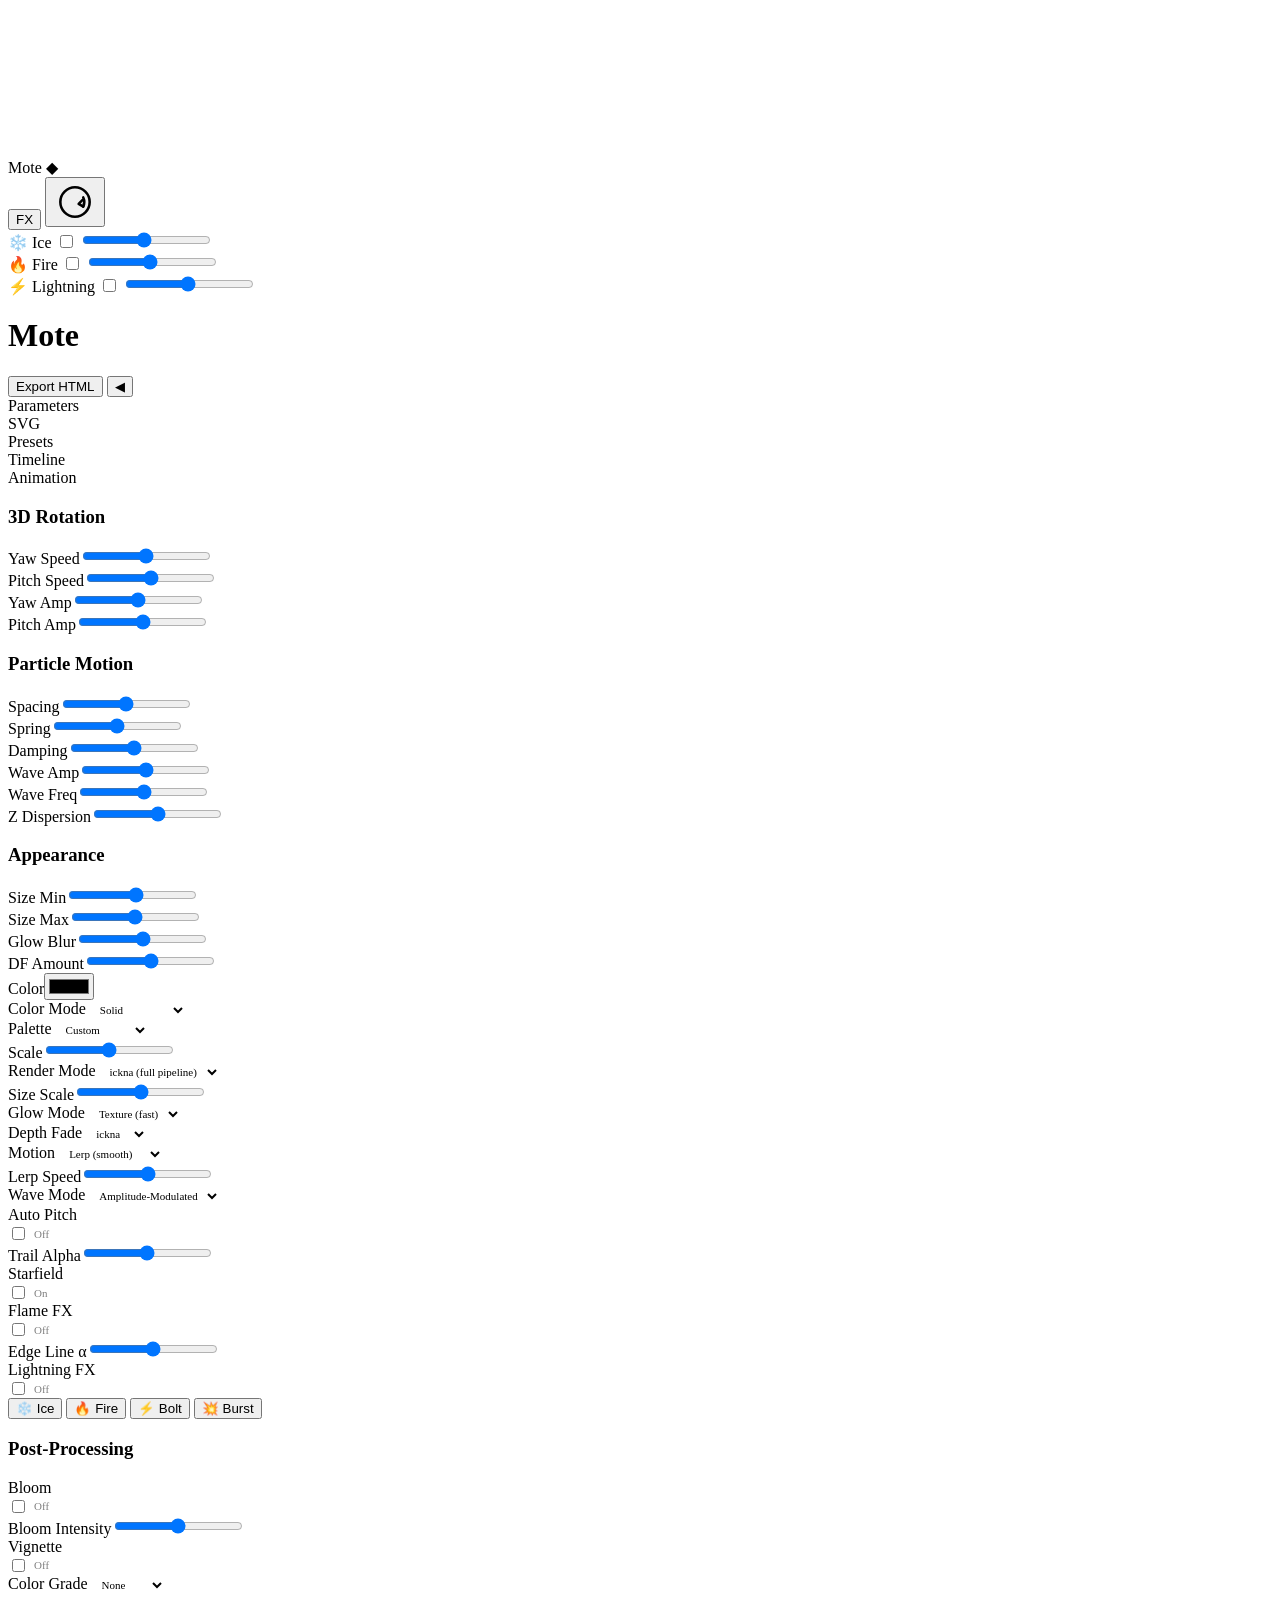
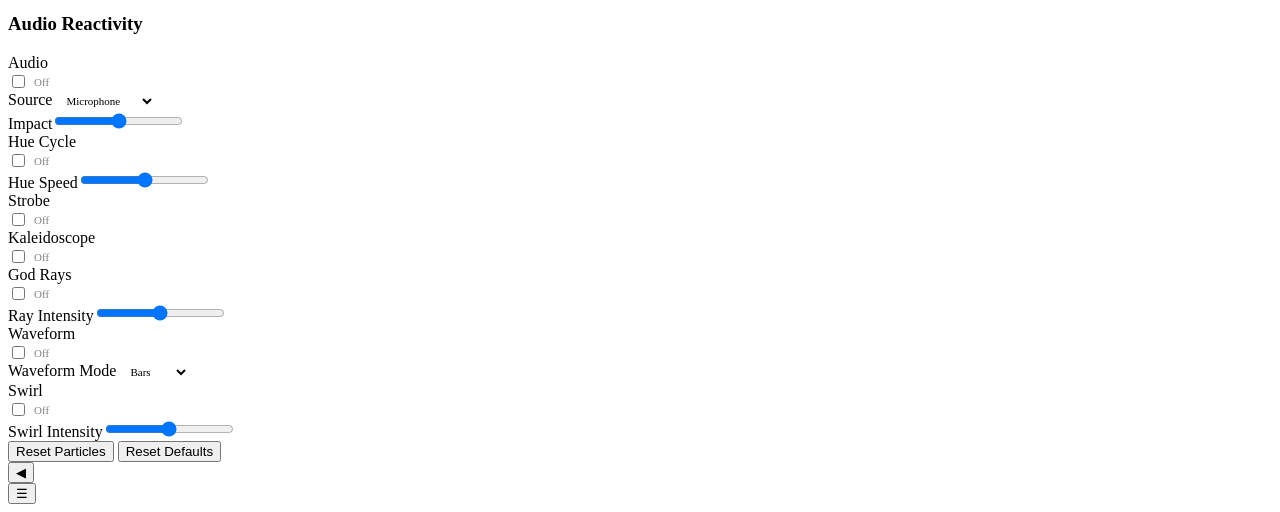
<file: src/html/body.html>
<body>

<!-- ── Canvas ─────────────────────────────────── -->
<canvas id="c"></canvas>

<!-- ── Loading ─────────────────────────────────── -->
<div id="loading"><div class="dot"></div><div class="dot"></div><div class="dot"></div></div>

<!-- ── Player overlay ──────────────────────────── -->
<div id="player-overlay">
  <div class="info">Mote <span style="color:var(--accent)">◆</span> <span id="player-preset-name"></span></div>
</div>
<div id="ws-indicator"></div>

<!-- ── Playback hamburger menu ───────────────── -->
<div id="pmenu">
  <div id="pmenu-row">
    <button id="pmenu-btn">FX</button>
    <button id="drag-btn" title="Toggle drag rotation">
      <svg viewBox="0 0 24 24" width="44" height="44" fill="none" stroke="currentColor" stroke-width="1.4" stroke-linecap="round" stroke-linejoin="round">
        <circle cx="12" cy="12" r="8"/>
        <path d="M16.5 9.5a6 6 0 0 1 0 5"/>
        <polyline points="16.5 14.5 14 13 16 11"/>
      </svg>
    </button>
  </div>
  <div id="pmenu-items">
    <div class="pmenu-row" data-action="ice">
      <span class="pmenu-label">❄️ Ice</span>
      <label class="pmenu-toggle"><input type="checkbox"><span></span></label>
      <input type="range" class="rate-slider" min="1" max="30" value="15">
    </div>
    <div class="pmenu-row" data-action="fire">
      <span class="pmenu-label">🔥 Fire</span>
      <label class="pmenu-toggle"><input type="checkbox"><span></span></label>
      <input type="range" class="rate-slider" min="1" max="30" value="15">
    </div>
    <div class="pmenu-row" data-action="lightning">
      <span class="pmenu-label">⚡ Lightning</span>
      <label class="pmenu-toggle"><input type="checkbox"><span></span></label>
      <input type="range" class="rate-slider" min="1" max="30" value="15">
    </div>
  </div>
</div>

<!-- ── Editor Panel ────────────────────────────── -->
<div id="editor-panel">
  <div class="panel-header">
    <h1><span>M</span>ote</h1>
    <div>
      <button class="btn" id="btn-export-html" title="Export as playback HTML">Export HTML</button>
      <button class="btn" id="btn-toggle-collapse" title="Collapse panel">◀</button>
    </div>
  </div>

  <div class="panel-tabs">
    <div class="panel-tab active" data-tab="params">Parameters</div>
    <div class="panel-tab" data-tab="svg">SVG</div>
    <div class="panel-tab" data-tab="presets">Presets</div>
    <div class="panel-tab" data-tab="timeline">Timeline</div>
    <div class="panel-tab" data-tab="anim">Animation</div>
  </div>

  <div class="panel-body" id="panel-body">
    <!-- ── PARAMETERS TAB ── -->
    <div class="panel-tab-content" data-tab="params">
      <div class="panel-section">
        <h3>3D Rotation</h3>
        <div class="param-row"><label>Yaw Speed</label><input type="range" id="p-yawSpeed" min="0" max="2" step="0.01"><span class="param-val" id="v-yawSpeed"></span></div>
        <div class="param-row"><label>Pitch Speed</label><input type="range" id="p-pitchSpeed" min="0" max="1" step="0.01"><span class="param-val" id="v-pitchSpeed"></span></div>
        <div class="param-row"><label>Yaw Amp</label><input type="range" id="p-yawAmp" min="0" max="1" step="0.01"><span class="param-val" id="v-yawAmp"></span></div>
        <div class="param-row"><label>Pitch Amp</label><input type="range" id="p-pitchAmp" min="0" max="0.5" step="0.01"><span class="param-val" id="v-pitchAmp"></span></div>
      </div>

      <div class="panel-section">
        <h3>Particle Motion</h3>
        <div class="param-row"><label>Spacing</label><input type="range" id="p-spacing" min="4" max="60" step="1"><span class="param-val" id="v-spacing"></span></div>
        <div class="param-row"><label>Spring</label><input type="range" id="p-spring" min="0.01" max="0.2" step="0.005"><span class="param-val" id="v-spring"></span></div>
        <div class="param-row"><label>Damping</label><input type="range" id="p-damping" min="0.5" max="0.98" step="0.01"><span class="param-val" id="v-damping"></span></div>
        <div class="param-row"><label>Wave Amp</label><input type="range" id="p-waveAmp" min="0" max="40" step="1"><span class="param-val" id="v-waveAmp"></span></div>
        <div class="param-row"><label>Wave Freq</label><input type="range" id="p-waveFreq" min="0" max="0.01" step="0.0001"><span class="param-val" id="v-waveFreq"></span></div>
        <div class="param-row"><label>Z Dispersion</label><input type="range" id="p-zDispersion" min="0" max="200" step="1"><span class="param-val" id="v-zDispersion"></span></div>
      </div>

      <div class="panel-section">
        <h3>Appearance</h3>
        <div class="param-row"><label>Size Min</label><input type="range" id="p-sizeMin" min="0.5" max="8" step="0.5"><span class="param-val" id="v-sizeMin"></span></div>
        <div class="param-row"><label>Size Max</label><input type="range" id="p-sizeMax" min="1" max="16" step="0.5"><span class="param-val" id="v-sizeMax"></span></div>
        <div class="param-row"><label>Glow Blur</label><input type="range" id="p-glowBlur" min="0" max="20" step="1"><span class="param-val" id="v-glowBlur"></span></div>
        <div class="param-row"><label>DF Amount</label><input type="range" id="p-depthFade" min="0" max="1" step="0.05"><span class="param-val" id="v-depthFade"></span></div>
        <div class="param-row"><label>Color</label><input type="color" id="p-color"><span class="param-val" id="v-color"></span></div>
                <div class="param-row color-secondary-row" style="display:none"><label>Color 2</label><input type="color" id="p-colorSecondary"><span class="param-val" id="v-colorSecondary"></span></div>
                <div class="param-row color-tertiary-row" style="display:none"><label>Color 3</label><input type="color" id="p-colorTertiary"><span class="param-val" id="v-colorTertiary"></span></div>
                <div class="param-row"><label>Color Mode</label>
                  <select id="p-colorMode" style="flex:1;background:var(--bg);color:var(--fg);border:1px solid var(--border);border-radius:3px;padding:3px 6px;font-size:11px;font-family:inherit">
                    <option value="solid">Solid</option>
                    <option value="gradient-z">Z Gradient</option>
                    <option value="gradient-position">Radial</option>
                    <option value="gradient-angular">Angular</option>
                    <option value="gradient-wave">Wave</option>
                    <option value="gradient-edge">Edge Distance</option>
                    <option value="gradient-y">Y Position</option>
                    <option value="gradient-x">X Position</option>
                    <option value="gradient-random">Random</option>
                  </select>
                </div>
                <div class="param-row"><label>Palette</label>
                  <select id="p-palette" style="flex:1;background:var(--bg);color:var(--fg);border:1px solid var(--border);border-radius:3px;padding:3px 6px;font-size:11px;font-family:inherit">
                    <option value="custom">Custom</option>
                    <option value="fire">Fire</option>
                    <option value="ocean">Ocean</option>
                    <option value="aurora">Aurora</option>
                    <option value="sunset">Sunset</option>
                    <option value="neon">Neon</option>
                    <option value="monochrome">Monochrome</option>
                  </select>
                </div>
                <div class="param-row color-curve-row" style="display:none"><label>Curve</label>
                  <select id="p-colorCurve" style="flex:1;background:var(--bg);color:var(--fg);border:1px solid var(--border);border-radius:3px;padding:3px 6px;font-size:11px;font-family:inherit">
                    <option value="linear">Linear</option>
                    <option value="ease-in">Ease In</option>
                    <option value="ease-out">Ease Out</option>
                    <option value="s-curve">S-Curve</option>
                    <option value="posterize">Posterize</option>
                    <option value="midpoint">Midpoint</option>
                  </select>
                </div>
                <div class="param-row color-curve-row" style="display:none"><label>Curve Mid</label><input type="range" id="p-colorCurveMid" min="0.05" max="0.95" step="0.05"><span class="param-val" id="v-colorCurveMid"></span></div>
                <div class="param-row color-anim-row" style="display:none"><label>Anim Color</label>
                  <label style="flex:1;display:flex;align-items:center;gap:6px;cursor:pointer">
                    <input type="checkbox" id="p-colorAnimEnabled" style="accent-color:var(--accent)">
                    <span style="font-size:11px;opacity:.5" id="v-colorAnimEnabled">Off</span>
                  </label>
                </div>
                <div class="param-row color-anim-row" style="display:none"><label>Anim Speed</label><input type="range" id="p-colorAnimSpeed" min="0.1" max="3" step="0.1"><span class="param-val" id="v-colorAnimSpeed"></span></div>
                <div class="param-row color-params-angular" style="display:none"><label>A Offset</label><input type="range" id="p-cp-angularOffset" min="-1" max="1" step="0.01"><span class="param-val" id="v-cp-angularOffset"></span></div>
                <div class="param-row color-params-wave" style="display:none"><label>W Freq</label><input type="range" id="p-cp-waveFreq" min="0.1" max="5" step="0.1"><span class="param-val" id="v-cp-waveFreq"></span></div>
                <div class="param-row color-params-radial" style="display:none"><label>R Stretch</label><input type="range" id="p-cp-radialStretch" min="0.2" max="3" step="0.1"><span class="param-val" id="v-cp-radialStretch"></span></div>
                <div class="param-row color-params-edge" style="display:none"><label>E Scale</label><input type="range" id="p-cp-edgeScale" min="10" max="200" step="5"><span class="param-val" id="v-cp-edgeScale"></span></div>
                <div class="param-row"><label>Scale</label><input type="range" id="p-scale" min="0.1" max="1.5" step="0.05"><span class="param-val" id="v-scale"></span></div>
                <div class="param-row"><label>Render Mode</label>
                  <select id="p-renderMode" style="flex:1;background:var(--bg);color:var(--fg);border:1px solid var(--border);border-radius:3px;padding:3px 6px;font-size:11px;font-family:inherit">
                    <option value="ickna">ickna (full pipeline)</option>
                    <option value="dots">Dots</option>
                    <option value="lines">Connected Lines</option>
                    <option value="triangles">Triangles</option>
                    <option value="glow">Glow Field</option>
                  </select>
                </div>
                <div class="param-row"><label>Size Scale</label><input type="range" id="p-sizeScale" min="0.1" max="3" step="0.02"><span class="param-val" id="v-sizeScale"></span></div>
                <div class="param-row"><label>Glow Mode</label>
                  <select id="p-glowMode" style="flex:1;background:var(--bg);color:var(--fg);border:1px solid var(--border);border-radius:3px;padding:3px 6px;font-size:11px;font-family:inherit">
                    <option value="texture">Texture (fast)</option>
                    <option value="shadow">Shadow</option>
                    <option value="off">Off</option>
                  </select>
                </div>
                <div class="param-row"><label>Depth Fade</label>
                  <select id="p-depthFadeMode" style="flex:1;background:var(--bg);color:var(--fg);border:1px solid var(--border);border-radius:3px;padding:3px 6px;font-size:11px;font-family:inherit">
                    <option value="ickna">ickna</option>
                    <option value="linear">Linear</option>
                  </select>
                </div>
                <div class="param-row"><label>Motion</label>
                  <select id="p-motionMode" style="flex:1;background:var(--bg);color:var(--fg);border:1px solid var(--border);border-radius:3px;padding:3px 6px;font-size:11px;font-family:inherit">
                    <option value="lerp">Lerp (smooth)</option>
                    <option value="spring">Spring (bouncy)</option>
                  </select>
                </div>
                <div class="param-row"><label>Lerp Speed</label><input type="range" id="p-lerpSpeed" min="0.02" max="0.2" step="0.005"><span class="param-val" id="v-lerpSpeed"></span></div>
                <div class="param-row"><label>Wave Mode</label>
                  <select id="p-waveMode" style="flex:1;background:var(--bg);color:var(--fg);border:1px solid var(--border);border-radius:3px;padding:3px 6px;font-size:11px;font-family:inherit">
                    <option value="am">Amplitude-Modulated</option>
                    <option value="fixed">Fixed</option>
                  </select>
                </div>
                <div class="param-row"><label>Auto Pitch</label>
                  <label style="flex:1;display:flex;align-items:center;gap:6px;cursor:pointer">
                    <input type="checkbox" id="p-autoPitch" style="accent-color:var(--accent)">
                    <span style="font-size:11px;opacity:.5" id="v-autoPitch">Off</span>
                  </label>
                </div>
                <div class="param-row line-threshold-row" style="display:none"><label>Line Threshold</label><input type="range" id="p-lineThreshold" min="20" max="200" step="2"><span class="param-val" id="v-lineThreshold"></span></div>
                <div class="param-row"><label>Trail Alpha</label><input type="range" id="p-trailAlpha" min="0" max="0.5" step="0.01"><span class="param-val" id="v-trailAlpha"></span></div>
                <div class="param-row"><label>Starfield</label>
                  <label style="flex:1;display:flex;align-items:center;gap:6px;cursor:pointer">
                    <input type="checkbox" id="p-starfieldEnabled" style="accent-color:var(--accent)">
                    <span style="font-size:11px;opacity:.5" id="v-starfieldEnabled">On</span>
                  </label>
                </div>
                <div class="param-row"><label>Flame FX</label>
                  <label style="flex:1;display:flex;align-items:center;gap:6px;cursor:pointer">
                    <input type="checkbox" id="p-flameEnabled" style="accent-color:var(--accent)">
                    <span style="font-size:11px;opacity:.5" id="v-flameEnabled">Off</span>
                  </label>
                </div>
                <div class="param-row"><label>Edge Line α</label><input type="range" id="p-edgeLineAlpha" min="0" max="1" step="0.02"><span class="param-val" id="v-edgeLineAlpha"></span></div>
                <div class="param-row"><label>Lightning FX</label>
                  <label style="flex:1;display:flex;align-items:center;gap:6px;cursor:pointer">
                    <input type="checkbox" id="p-lightningEnabled" style="accent-color:var(--accent)">
                    <span style="font-size:11px;opacity:.5" id="v-lightningEnabled">Off</span>
                  </label>
                </div>
                <div class="fx-row">
                  <button class="fx-btn" id="btn-fx-ice">❄️ Ice</button>
                  <button class="fx-btn" id="btn-fx-fire">🔥 Fire</button>
                  <button class="fx-btn" id="btn-fx-lightning">⚡ Bolt</button>
                <button class="btn-sm" id="btn-fx-burst">💥 Burst</button>
                </div>
                <div class="panel-section">
                  <h3>Post-Processing</h3>
                  <div class="param-row"><label>Bloom</label>
                    <label style="flex:1;display:flex;align-items:center;gap:6px;cursor:pointer">
                      <input type="checkbox" id="p-bloom" style="accent-color:var(--accent)">
                      <span style="font-size:11px;opacity:.5" id="v-bloom">Off</span>
                    </label>
                  </div>
                  <div class="param-row"><label>Bloom Intensity</label><input type="range" id="p-bloomIntensity" min="0" max="1" step="0.05"><span class="param-val" id="v-bloomIntensity"></span></div>
                  <div class="param-row"><label>Vignette</label>
                    <label style="flex:1;display:flex;align-items:center;gap:6px;cursor:pointer">
                      <input type="checkbox" id="p-vignette" style="accent-color:var(--accent)">
                      <span style="font-size:11px;opacity:.5" id="v-vignette">Off</span>
                    </label>
                  </div>
                  <div class="param-row"><label>Color Grade</label>
                    <select id="p-colorGrade" style="flex:1;background:var(--bg);color:var(--fg);border:1px solid var(--border);border-radius:3px;padding:3px 6px;font-size:11px;font-family:inherit">
                      <option value="none">None</option>
                      <option value="warm">Warm</option>
                      <option value="cool">Cool</option>
                      <option value="dramatic">Dramatic</option>
                    </select>
                  </div>
                </div>
                <div class="panel-section">
                  <h3>Audio Reactivity</h3>
                  <div class="param-row"><label>Audio</label>
                    <label style="flex:1;display:flex;align-items:center;gap:6px;cursor:pointer">
                      <input type="checkbox" id="p-audioEnabled" style="accent-color:var(--accent)">
                      <span style="font-size:11px;opacity:.5" id="v-audioEnabled">Off</span>
                    </label>
                  </div>
                  <div class="param-row"><label>Source</label>
                    <select id="p-audioSource" style="flex:1;background:var(--bg);color:var(--fg);border:1px solid var(--border);border-radius:3px;padding:3px 6px;font-size:11px;font-family:inherit">
                      <option value="mic">Microphone</option>
                      <option value="element">Audio Element</option>
                    </select>
                  </div>
                  <div class="param-row"><label>Impact</label><input type="range" id="p-audioImpact" min="0" max="1" step="0.05"><span class="param-val" id="v-audioImpact"></span></div>
                  <div class="audio-meter" id="audio-meter">
                    <div class="audio-meter-bar" id="audio-meter-bass"></div>
                    <div class="audio-meter-bar" id="audio-meter-mid"></div>
                    <div class="audio-meter-bar" id="audio-meter-treble"></div>
                  </div>
                </div>
<div class="param-row"><label>Hue Cycle</label>
                  <label style="flex:1;display:flex;align-items:center;gap:6px;cursor:pointer">
                    <input type="checkbox" id="p-hueCycle" style="accent-color:var(--accent)">
                    <span style="font-size:11px;opacity:.5" id="v-hueCycle">Off</span>
                  </label>
                </div>
                <div class="param-row"><label>Hue Speed</label><input type="range" id="p-hueCycleSpeed" min="0.05" max="3" step="0.05"><span class="param-val" id="v-hueCycleSpeed"></span></div>
                <div class="param-row"><label>Strobe</label>
                  <label style="flex:1;display:flex;align-items:center;gap:6px;cursor:pointer">
                    <input type="checkbox" id="p-strobeEnabled" style="accent-color:var(--accent)">
                    <span style="font-size:11px;opacity:.5" id="v-strobeEnabled">Off</span>
                  </label>
                </div>
                <div class="param-row"><label>Kaleidoscope</label>
                  <label style="flex:1;display:flex;align-items:center;gap:6px;cursor:pointer">
                    <input type="checkbox" id="p-kaleidoscopeEnabled" style="accent-color:var(--accent)">
                    <span style="font-size:11px;opacity:.5" id="v-kaleidoscopeEnabled">Off</span>
                  </label>
                </div>
<div class="param-row"><label>God Rays</label>
                  <label style="flex:1;display:flex;align-items:center;gap:6px;cursor:pointer">
                    <input type="checkbox" id="p-godRaysEnabled" style="accent-color:var(--accent)">
                    <span style="font-size:11px;opacity:.5" id="v-godRaysEnabled">Off</span>
                  </label>
                </div>
                <div class="param-row"><label>Ray Intensity</label><input type="range" id="p-godRaysIntensity" min="0.1" max="1" step="0.05"><span class="param-val" id="v-godRaysIntensity"></span></div>
                <div class="param-row"><label>Waveform</label>
                  <label style="flex:1;display:flex;align-items:center;gap:6px;cursor:pointer">
                    <input type="checkbox" id="p-waveformEnabled" style="accent-color:var(--accent)">
                    <span style="font-size:11px;opacity:.5" id="v-waveformEnabled">Off</span>
                  </label>
                </div>
                <div class="param-row"><label>Waveform Mode</label>
                  <select id="p-waveformMode" style="flex:1;background:var(--bg);color:var(--fg);border:1px solid var(--border);border-radius:3px;padding:3px 6px;font-size:11px;font-family:inherit">
                    <option value="bars">Bars</option>
                    <option value="circular">Circular</option>
                  </select>
                </div>
<div class="param-row"><label>Swirl</label>
                  <label style="flex:1;display:flex;align-items:center;gap:6px;cursor:pointer">
                    <input type="checkbox" id="p-swirlEnabled" style="accent-color:var(--accent)">
                    <span style="font-size:11px;opacity:.5" id="v-swirlEnabled">Off</span>
                  </label>
                </div>
                <div class="param-row"><label>Swirl Intensity</label><input type="range" id="p-swirlIntensity" min="0" max="1" step="0.02"><span class="param-val" id="v-swirlIntensity"></span></div>
              </div>

              <div class="btn-row">
                <button class="btn-sm primary" id="btn-reset-particles">Reset Particles</button>
                <button class="btn-sm" id="btn-reset-defaults">Reset Defaults</button>
              </div>
            </div>

    <!-- ── SVG TAB ── -->
    <div class="panel-tab-content" data-tab="svg" style="display:none">
      <div class="panel-section">
        <h3>Import SVG / Image</h3>
        <div class="drop-zone" id="drop-zone">
          <svg viewBox="0 0 24 24" fill="none" stroke="currentColor" stroke-width="1.5"><path d="M12 4v16M4 12h16"/></svg>
          <p>Drop SVG, PNG, or JPG file</p>
          <div class="filename" id="svg-filename"></div>
        </div>
        <input type="file" id="svg-file-input" accept=".svg,.png,.jpg,.jpeg" style="display:none">
      </div>
      <div class="panel-section">
        <h3>Current Shape</h3>
        <div id="svg-info">No SVG loaded</div>
      </div>
      <div class="btn-row">
        <button class="btn-sm" id="btn-load-ickna">Reset to ickna logo</button>
      </div>
    </div>

    <!-- ── PRESETS TAB ── -->
    <div class="panel-tab-content" data-tab="presets" style="display:none">
      <div class="panel-section">
        <h3>Saved Presets</h3>
        <div class="preset-list" id="preset-list"></div>
      </div>
      <div class="btn-row">
        <button class="btn-sm primary" id="btn-save-preset">Save Current as Preset</button>
        <button class="btn-sm" id="btn-export-preset">Export Preset JSON</button>
        <button class="btn-sm" id="btn-import-preset">Import Preset JSON</button>
      </div>
      <input type="file" id="preset-file-input" accept=".json" style="display:none">
    </div>

    <!-- ── TIMELINE TAB ── -->
    <div class="panel-tab-content" data-tab="timeline" style="display:none">
      <div class="panel-section">
        <h3>Playlist</h3>
        <div class="btn-row">
          <button class="btn-sm primary" id="btn-playlist-play">▶ Play</button>
          <button class="btn-sm" id="btn-playlist-pause">⏸ Pause</button>
          <button class="btn-sm" id="btn-playlist-stop">⏹ Stop</button>
          <button class="btn-sm" id="btn-playlist-add">+ Add Current</button>
          <button class="btn-sm" id="btn-playlist-clear">Clear</button>
        </div>
        <div class="preset-list" id="playlist-list" style="margin-top:8px">
          <div style="opacity:.3;font-size:11px;padding:8px 0">No items in playlist</div>
        </div>
        </div>
      </div>

      <!-- ── ANIMATION TAB ── -->
      <div class="panel-tab-content" data-tab="anim" style="display:none">
      <div class="panel-section">
        <h3>Animate Parameter</h3>
          <select id="anim-param-select" style="width:100%;background:var(--bg);color:var(--fg);border:1px solid var(--border);border-radius:3px;padding:6px 8px;font-size:11px;font-family:inherit">
            <option value="">— Select a parameter —</option>
          </select>
        </div>
        <div class="panel-section" id="anim-editor" style="display:none">
          <h3 id="anim-editor-title">Keyframes</h3>
          <div class="anim-kf-list" id="anim-keyframes">
            <div style="opacity:.3;font-size:11px;padding:4px 0">No keyframes</div>
          </div>
          <div class="btn-row" style="margin-top:8px">
            <button class="btn-sm primary" id="btn-anim-add">+ Add at current time</button>
            <button class="btn-sm" id="btn-anim-clear">Clear All</button>
          </div>
          <div class="param-row" style="margin-top:8px">
            <label>Easing</label>
            <select id="anim-easing" style="flex:1;background:var(--bg);color:var(--fg);border:1px solid var(--border);border-radius:3px;padding:3px 6px;font-size:11px;font-family:inherit">
              <option value="linear">Linear</option>
              <option value="ease-in">Ease In</option>
              <option value="ease-out">Ease Out</option>
              <option value="ease-in-out">Ease In-Out</option>
            </select>
          </div>
          <div class="param-row">
            <label style="flex:0 0 auto;display:flex;align-items:center;gap:6px;cursor:pointer;font-size:11px">
              <input type="checkbox" id="anim-loop" style="accent-color:var(--accent)"> Loop
            </label>
          </div>
      </div>
      </div>

    </div>

      <button class="panel-toggle" id="panel-toggle" title="Collapse">◀</button>
</div>

<!-- ── Restore button (visible when panel collapsed) ── -->
<button class="panel-restore" id="panel-restore" title="Show panel">☰</button>
</file>
